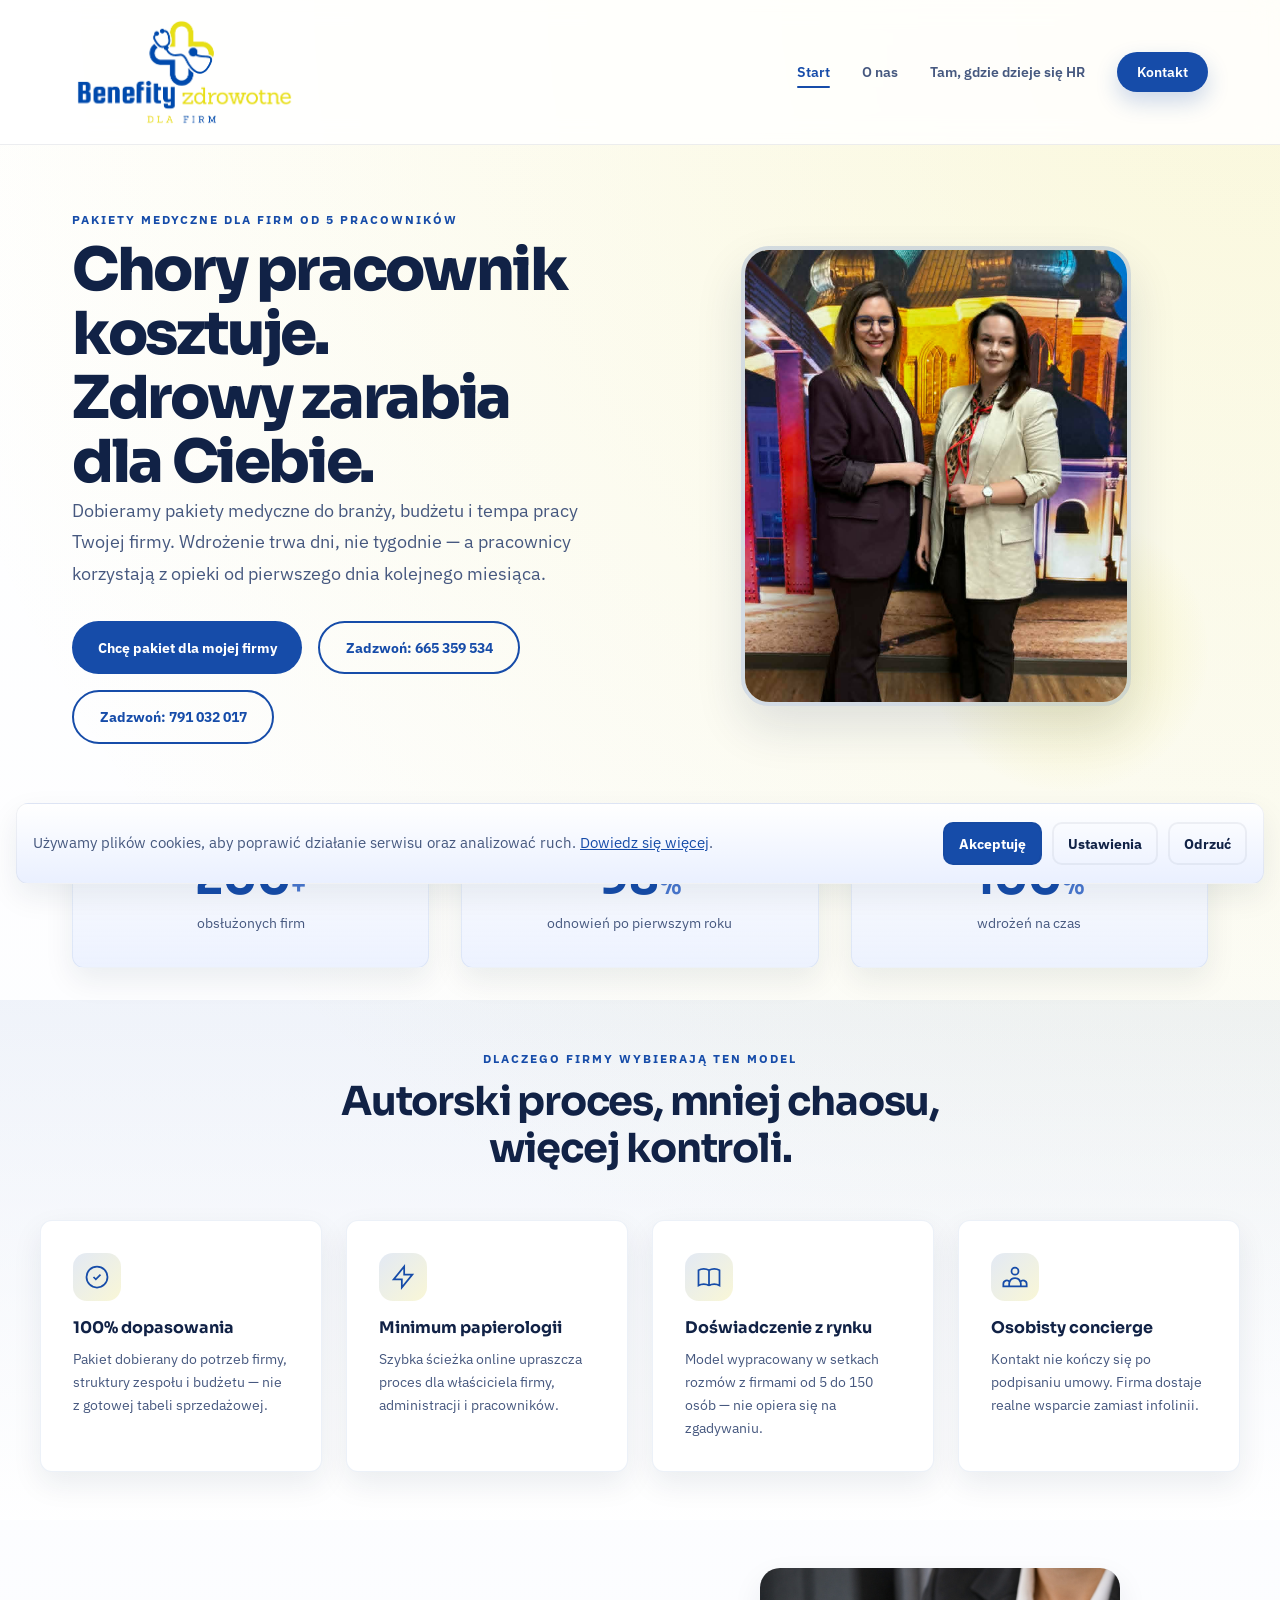
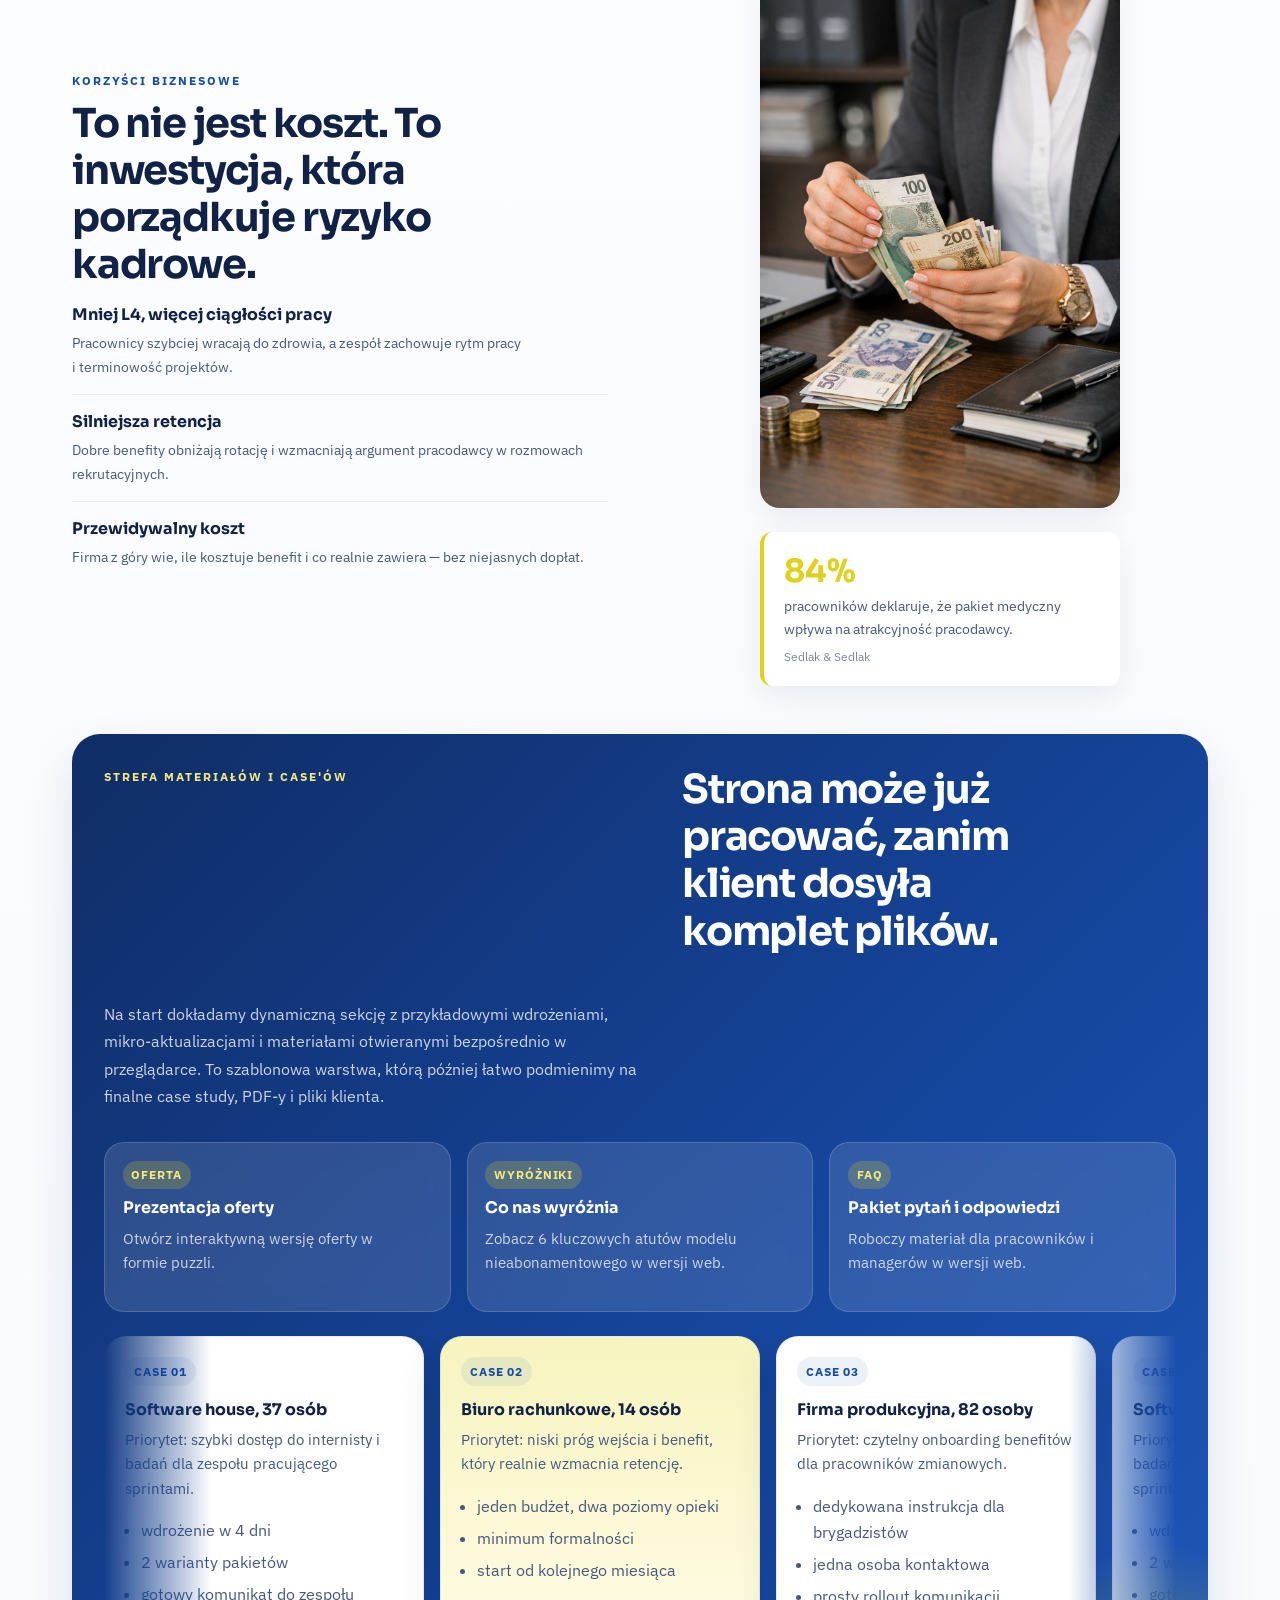
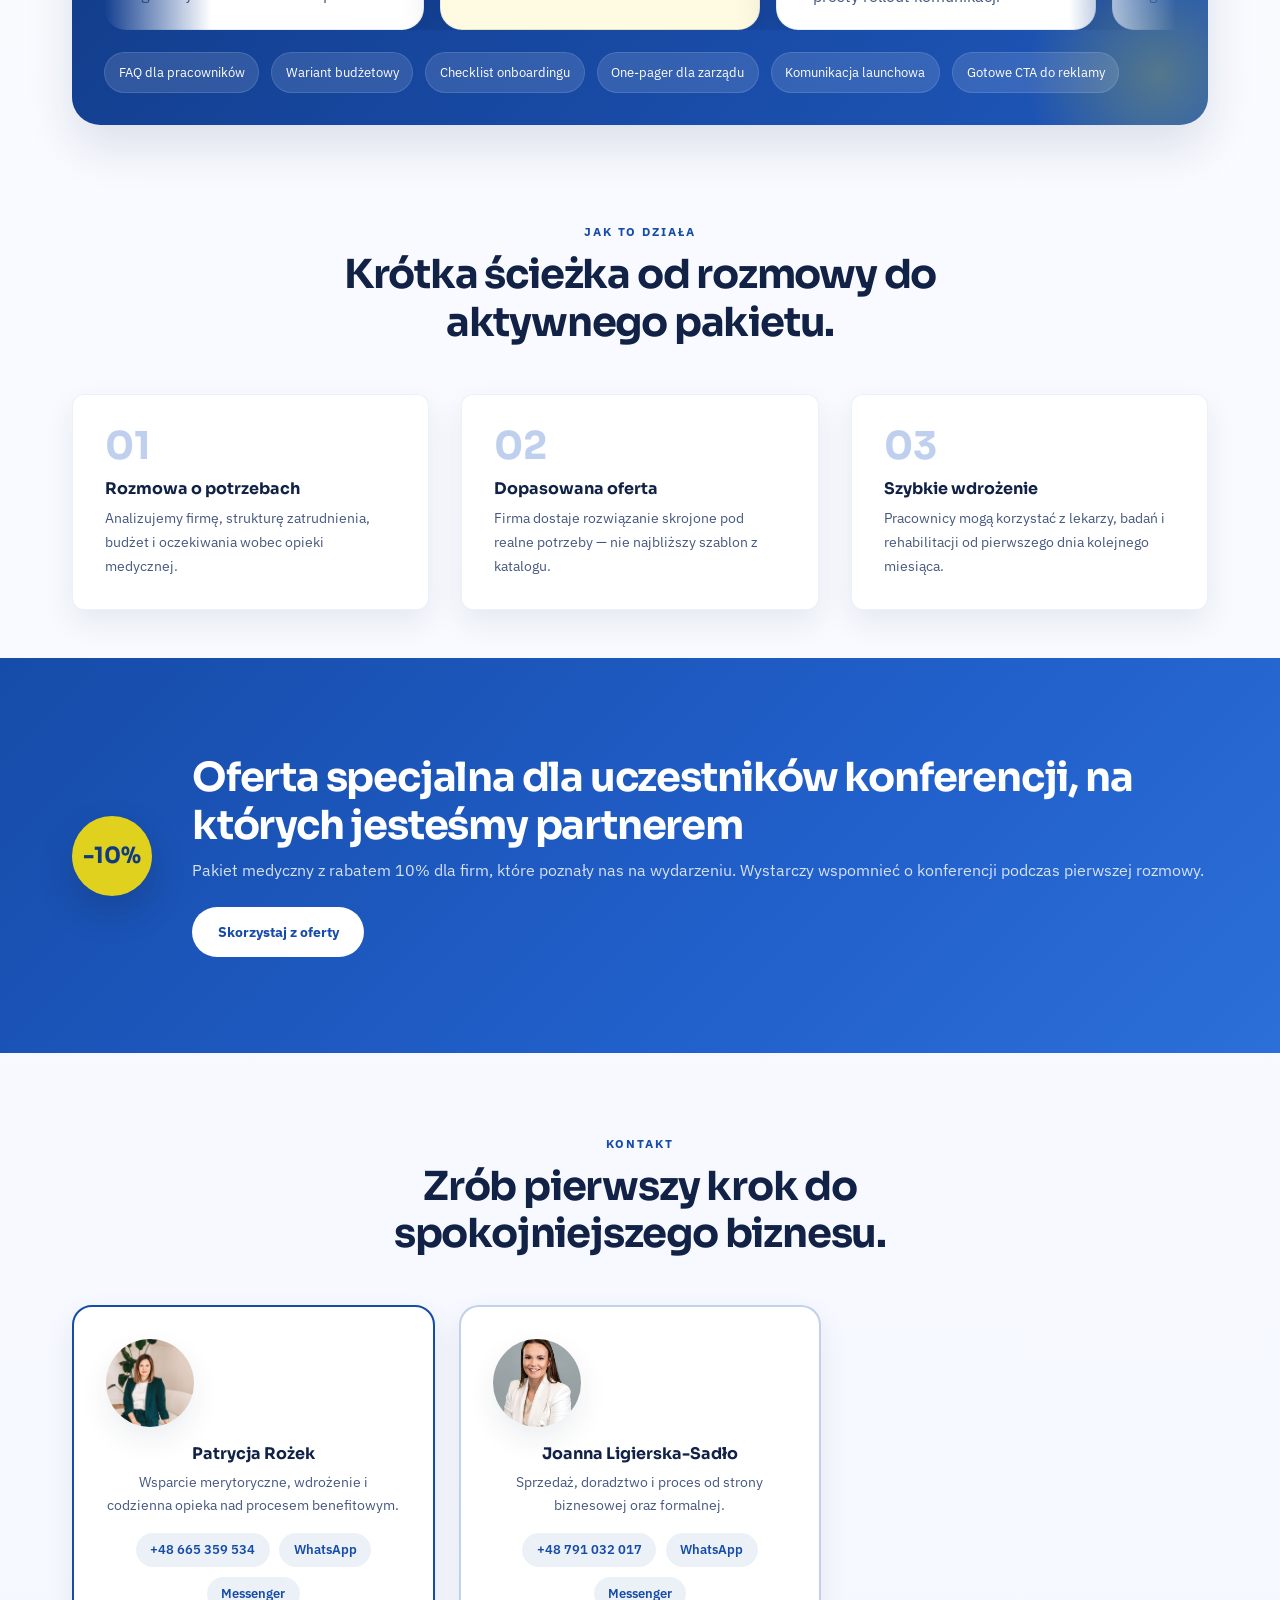
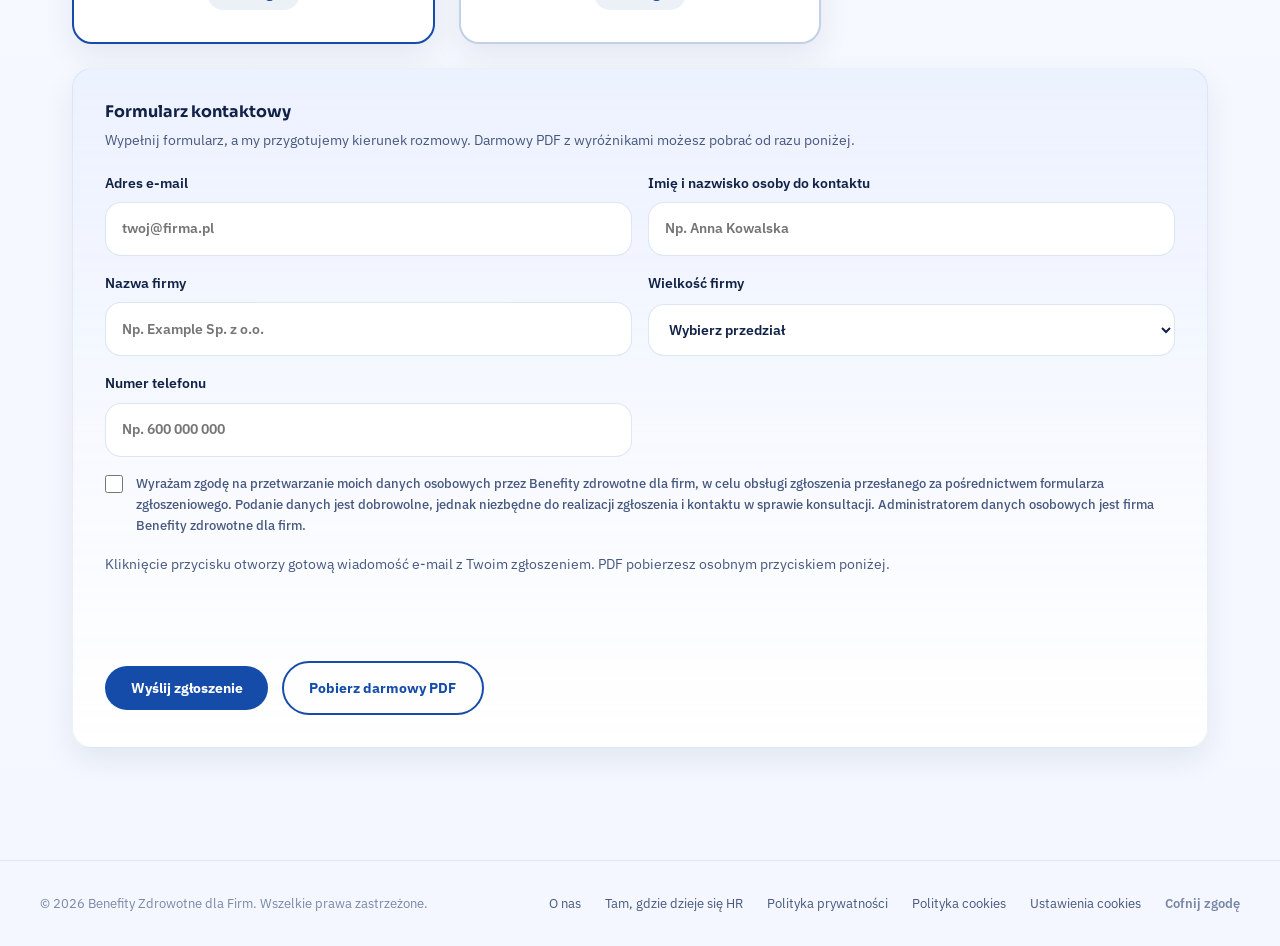
<file: index.html>
﻿<!doctype html>
<html lang="pl">
<head>
  <meta charset="utf-8">
  <meta name="viewport" content="width=device-width, initial-scale=1">
  <title>Benefity Zdrowotne dla Firm — Zdrowie to bezpieczeństwo</title>
  <meta name="description" content="Pakiety medyczne dla firm od 5 pracowników. Bez papierologii, z pełnym wsparciem wdrożeniowym. Ponad 200 obsłużonych firm i 98% odnowień.">
  <link rel="icon" href="assets/Projekt-bez-nazwy.png" type="image/png">
  <link rel="preconnect" href="https://fonts.googleapis.com">
  <link rel="preconnect" href="https://fonts.gstatic.com" crossorigin>
  <link href="https://fonts.googleapis.com/css2?family=Sora:wght@400;500;600;700;800&family=IBM+Plex+Sans:wght@400;500;600;700&display=swap" rel="stylesheet">
  <link rel="stylesheet" href="styles/main.css">
  <link rel="stylesheet" href="styles/cookie-consent.css">
</head>
<body>
  <a class="skip-link" href="#main-content">Przejdź do treści</a>

  <header class="site-header">
    <div class="header-inner">
      <a class="brand" href="index.html">
        <span class="logo-clip"><img src="assets/Projekt-bez-nazwy.png" alt="Benefity Zdrowotne dla Firm" width="459" height="232"></span>
      </a>
      <button class="nav-toggle" type="button" aria-expanded="false" aria-controls="site-nav" aria-label="Otwórz menu">
        <span></span><span></span><span></span>
      </button>
      <nav class="site-nav" id="site-nav">
        <a href="index.html" class="active">Start</a>
        <a href="pages/o-nas.html">O nas</a>
        <a href="pages/tam-gdzie-dzieje-sie-hr.html">Tam, gdzie dzieje się HR</a>
        <a class="nav-cta" href="#kontakt">Kontakt</a>
      </nav>
    </div>
  </header>

  <main id="main-content">
    <section class="hero">
      <div class="hero-content reveal">
        <p class="overline">Pakiety medyczne dla firm od 5 pracowników</p>
        <h1>Chory pracownik kosztuje.<br>Zdrowy zarabia dla&nbsp;Ciebie.</h1>
        <p class="hero-lead">Dobieramy pakiety medyczne do branży, budżetu i tempa pracy Twojej firmy. Wdrożenie trwa dni, nie tygodnie — a pracownicy korzystają z opieki od pierwszego dnia kolejnego miesiąca.</p>
        <div class="hero-actions">
          <a class="btn btn-primary" href="#formularz">Chcę pakiet dla mojej firmy</a>
          <a class="btn btn-outline" href="tel:+48665359534">Zadzwoń: 665 359 534</a>
          <a class="btn btn-outline" href="tel:+48791032017">Zadzwoń: 791 032 017</a>
        </div>
      </div>
      <div class="hero-visual reveal reveal-delay-1">
        <div class="hero-images hero-images--single">
          <img src="assets/photo_together.jpeg" alt="Patrycja Rożek i Joanna Ligierska-Sadło" class="hero-img-single">
        </div>
      </div>
    </section>

    <section class="metrics reveal">
      <div class="metrics-grid">
        <div class="metric"><span class="metric-value" data-count="200">0</span><span class="metric-plus">+</span><p>obsłużonych firm</p></div>
        <div class="metric"><span class="metric-value" data-count="98">0</span><span class="metric-plus">%</span><p>odnowień po pierwszym roku</p></div>
        <div class="metric"><span class="metric-value" data-count="100">0</span><span class="metric-plus">%</span><p>wdrożeń na czas</p></div>
      </div>
    </section>

    <section class="section section--surface reveal">
      <div class="section-header">
        <p class="overline">Dlaczego firmy wybierają ten model</p>
        <h2>Autorski proces, mniej chaosu, więcej kontroli.</h2>
      </div>
      <div class="cards cards-4">
        <article class="card">
          <div class="card-icon"><svg width="28" height="28" viewBox="0 0 24 24" fill="none" stroke="currentColor" stroke-width="1.5"><path d="M9 12l2 2 4-4m6 2a9 9 0 11-18 0 9 9 0 0118 0z"/></svg></div>
          <h3>100% dopasowania</h3>
          <p>Pakiet dobierany do potrzeb firmy, struktury zespołu i budżetu — nie z gotowej tabeli sprzedażowej.</p>
        </article>
        <article class="card">
          <div class="card-icon"><svg width="28" height="28" viewBox="0 0 24 24" fill="none" stroke="currentColor" stroke-width="1.5"><path d="M13 10V3L4 14h7v7l9-11h-7z"/></svg></div>
          <h3>Minimum papierologii</h3>
          <p>Szybka ścieżka online upraszcza proces dla właściciela firmy, administracji i pracowników.</p>
        </article>
        <article class="card">
          <div class="card-icon"><svg width="28" height="28" viewBox="0 0 24 24" fill="none" stroke="currentColor" stroke-width="1.5"><path d="M12 6.253v13m0-13C10.832 5.477 9.246 5 7.5 5S4.168 5.477 3 6.253v13C4.168 18.477 5.754 18 7.5 18s3.332.477 4.5 1.253m0-13C13.168 5.477 14.754 5 16.5 5c1.747 0 3.332.477 4.5 1.253v13C19.832 18.477 18.247 18 16.5 18c-1.746 0-3.332.477-4.5 1.253"/></svg></div>
          <h3>Doświadczenie z rynku</h3>
          <p>Model wypracowany w setkach rozmów z firmami od 5 do 150 osób — nie opiera się na zgadywaniu.</p>
        </article>
        <article class="card">
          <div class="card-icon"><svg width="28" height="28" viewBox="0 0 24 24" fill="none" stroke="currentColor" stroke-width="1.5"><path d="M17 20h5v-2a3 3 0 00-5.356-1.857M17 20H7m10 0v-2c0-.656-.126-1.283-.356-1.857M7 20H2v-2a3 3 0 015.356-1.857M7 20v-2c0-.656.126-1.283.356-1.857m0 0a5.002 5.002 0 019.288 0M15 7a3 3 0 11-6 0 3 3 0 016 0z"/></svg></div>
          <h3>Osobisty concierge</h3>
          <p>Kontakt nie kończy się po podpisaniu umowy. Firma dostaje realne wsparcie zamiast infolinii.</p>
        </article>
      </div>
    </section>

    <section class="section benefits reveal">
      <div class="benefits-layout">
        <div class="benefits-copy">
          <p class="overline">Korzyści biznesowe</p>
          <h2>To nie jest koszt. To inwestycja, która porządkuje ryzyko kadrowe.</h2>
          <div class="benefits-list">
            <article><h3>Mniej L4, więcej ciągłości pracy</h3><p>Pracownicy szybciej wracają do zdrowia, a zespół zachowuje rytm pracy<br>i terminowość projektów.</p></article>
            <article><h3>Silniejsza retencja</h3><p>Dobre benefity obniżają rotację i wzmacniają argument pracodawcy w rozmowach rekrutacyjnych.</p></article>
            <article><h3>Przewidywalny koszt</h3><p>Firma z góry wie, ile kosztuje benefit i co realnie zawiera — bez niejasnych dopłat.</p></article>
          </div>
        </div>
        <div class="benefits-visual">
          <img src="assets/counting_money_women.png" alt="Korzyści finansowe dla firmy" loading="lazy">
          <div class="stat-badge"><strong>84%</strong> pracowników deklaruje, że pakiet medyczny wpływa na atrakcyjność pracodawcy. <cite>Sedlak &amp; Sedlak</cite></div>
        </div>
      </div>
    </section>

    <section class="section living-section reveal" id="materialy" aria-labelledby="living-section-title">
      <div class="living-shell">
        <div class="living-copy">
          <p class="overline">Strefa materiałów i case'ów</p>
          <h2 id="living-section-title">Strona może już pracować, zanim klient dosyła komplet plików.</h2>
          <p class="living-lead">Na start dokładamy dynamiczną sekcję z przykładowymi wdrożeniami, mikro-aktualizacjami i materiałami otwieranymi bezpośrednio w przeglądarce. To szablonowa warstwa, którą później łatwo podmienimy na finalne case study, PDF-y i pliki klienta.</p>
          <div class="download-grid">
            <a class="download-card" href="pages/prezentacja-oferty.html">
              <span class="download-kicker">Oferta</span>
              <strong>Prezentacja oferty</strong>
              <span>Otwórz interaktywną wersję oferty w formie puzzli.</span>
            </a>
            <a class="download-card" href="pages/co-nas-wyroznia.html">
              <span class="download-kicker">Wyróżniki</span>
              <strong>Co nas wyróżnia</strong>
              <span>Zobacz 6 kluczowych atutów modelu nieabonamentowego w wersji web.</span>
            </a>
            <a class="download-card" href="pages/faq-benefitowe.html">
              <span class="download-kicker">FAQ</span>
              <strong>Pakiet pytań i odpowiedzi</strong>
              <span>Roboczy materiał dla pracowników i managerów w wersji web.</span>
            </a>
          </div>
        </div>
        <div class="case-marquee" aria-label="Przykładowe case study klientów">
          <div class="case-track">
            <article class="case-card">
              <span class="case-type">Case 01</span>
              <h3>Software house, 37 osób</h3>
              <p>Priorytet: szybki dostęp do internisty i badań dla zespołu pracującego sprintami.</p>
              <ul>
                <li>wdrożenie w 4 dni</li>
                <li>2 warianty pakietów</li>
                <li>gotowy komunikat do zespołu</li>
              </ul>
            </article>
            <article class="case-card case-card--accent">
              <span class="case-type">Case 02</span>
              <h3>Biuro rachunkowe, 14 osób</h3>
              <p>Priorytet: niski próg wejścia i benefit, który realnie wzmacnia retencję.</p>
              <ul>
                <li>jeden budżet, dwa poziomy opieki</li>
                <li>minimum formalności</li>
                <li>start od kolejnego miesiąca</li>
              </ul>
            </article>
            <article class="case-card">
              <span class="case-type">Case 03</span>
              <h3>Firma produkcyjna, 82 osoby</h3>
              <p>Priorytet: czytelny onboarding benefitów dla pracowników zmianowych.</p>
              <ul>
                <li>dedykowana instrukcja dla brygadzistów</li>
                <li>jedna osoba kontaktowa</li>
                <li>prosty rollout komunikacji</li>
              </ul>
            </article>
            <article class="case-card">
              <span class="case-type">Case 01</span>
              <h3>Software house, 37 osób</h3>
              <p>Priorytet: szybki dostęp do internisty i badań dla zespołu pracującego sprintami.</p>
              <ul>
                <li>wdrożenie w 4 dni</li>
                <li>2 warianty pakietów</li>
                <li>gotowy komunikat do zespołu</li>
              </ul>
            </article>
            <article class="case-card case-card--accent">
              <span class="case-type">Case 02</span>
              <h3>Biuro rachunkowe, 14 osób</h3>
              <p>Priorytet: niski próg wejścia i benefit, który realnie wzmacnia retencję.</p>
              <ul>
                <li>jeden budżet, dwa poziomy opieki</li>
                <li>minimum formalności</li>
                <li>start od kolejnego miesiąca</li>
              </ul>
            </article>
            <article class="case-card">
              <span class="case-type">Case 03</span>
              <h3>Firma produkcyjna, 82 osoby</h3>
              <p>Priorytet: czytelny onboarding benefitów dla pracowników zmianowych.</p>
              <ul>
                <li>dedykowana instrukcja dla brygadzistów</li>
                <li>jedna osoba kontaktowa</li>
                <li>prosty rollout komunikacji</li>
              </ul>
            </article>
          </div>
        </div>
        <div class="micro-badges" aria-label="Przykładowe aktualizacje i dodatki">
          <span>FAQ dla pracowników</span>
          <span>Wariant budżetowy</span>
          <span>Checklist onboardingu</span>
          <span>One-pager dla zarządu</span>
          <span>Komunikacja launchowa</span>
          <span>Gotowe CTA do reklamy</span>
        </div>
      </div>
    </section>

    </section>

    <section class="section process reveal">
      <div class="section-header">
        <p class="overline">Jak to działa</p>
        <h2>Krótka ścieżka od rozmowy do aktywnego pakietu.</h2>
      </div>
      <div class="steps">
        <article class="step"><span class="step-num">01</span><h3>Rozmowa o potrzebach</h3><p>Analizujemy firmę, strukturę zatrudnienia, budżet i oczekiwania wobec opieki medycznej.</p></article>
        <article class="step"><span class="step-num">02</span><h3>Dopasowana oferta</h3><p>Firma dostaje rozwiązanie skrojone pod realne potrzeby — nie najbliższy szablon z katalogu.</p></article>
        <article class="step"><span class="step-num">03</span><h3>Szybkie wdrożenie</h3><p>Pracownicy mogą korzystać z lekarzy, badań i rehabilitacji od pierwszego dnia kolejnego miesiąca.</p></article>
      </div>
    </section>

    <section class="section promo reveal">
      <div class="promo-inner">
        <div class="promo-badge">-10%</div>
        <div class="promo-copy">
          <h2>Oferta specjalna dla uczestników konferencji, na których jesteśmy partnerem</h2>
          <p>Pakiet medyczny z rabatem 10% dla firm, które poznały nas na wydarzeniu. Wystarczy wspomnieć o konferencji podczas pierwszej rozmowy.</p>
          <a class="btn btn-primary" href="mailto:benefityzdrowotne@gmail.com?subject=Konferencja partnerska — oferta specjalna">Skorzystaj z oferty</a>
        </div>
      </div>
    </section>

    <section class="section contact" id="kontakt">
      <div class="section-header reveal">
        <p class="overline">Kontakt</p>
        <h2>Zrób pierwszy krok do spokojniejszego biznesu.</h2>
      </div>
      <div class="contact-grid reveal">
        <article class="contact-card contact-card--highlight">
          <img src="assets/patrycja-1-768x1152.jpg" alt="Patrycja Rożek" loading="lazy" class="contact-avatar">
          <h3>Patrycja Rożek</h3>
          <p>Wsparcie merytoryczne, wdrożenie i codzienna opieka nad procesem benefitowym.</p>
          <div class="contact-links">
            <a href="tel:+48665359534">+48 665 359 534</a>
            <a href="https://wa.me/48665359534">WhatsApp</a>
            <a href="https://m.me/100070211612275">Messenger</a>
          </div>
        </article>
        <article class="contact-card contact-card--secondary">
          <img src="assets/0Z7A8146-682x1024.jpg" alt="Joanna Ligierska-Sadło" loading="lazy" class="contact-avatar">
          <h3>Joanna Ligierska-Sadło</h3>
          <p>Sprzedaż, doradztwo i proces od strony biznesowej oraz formalnej.</p>
          <div class="contact-links">
            <a href="tel:+48791032017">+48 791 032 017</a>
            <a href="https://wa.me/48791032017">WhatsApp</a>
            <a href="https://m.me/100078551106456">Messenger</a>
          </div>
        </article>
        <article class="contact-card contact-card--form" id="formularz">
          <h3>Formularz kontaktowy</h3>
          <p>Wypełnij formularz, a my przygotujemy kierunek rozmowy. Darmowy PDF z wyróżnikami możesz pobrać od razu poniżej.</p>
          <form class="lead-form" id="lead-form">
            <label>
              Adres e-mail
              <input type="email" name="email" placeholder="twoj@firma.pl" required>
            </label>
            <label>
              Imię i nazwisko osoby do kontaktu
              <input type="text" name="fullName" placeholder="Np. Anna Kowalska" required>
            </label>
            <label>
              Nazwa firmy
              <input type="text" name="company" placeholder="Np. Example Sp. z o.o." required>
            </label>
            <label>
              Wielkość firmy
              <select name="companySize" required>
                <option value="" selected disabled>Wybierz przedział</option>
                <option value="do 50 osób">do 50 osób</option>
                <option value="51-100 osób">51-100 osób</option>
                <option value="101-200 osób">101-200 osób</option>
                <option value="powyżej 200 osób">powyżej 200 osób</option>
              </select>
            </label>
            <label>
              Numer telefonu
              <input type="tel" name="phone" placeholder="Np. 600 000 000" required>
            </label>
            <label class="lead-consent field--full">
              <input type="checkbox" name="consent" required>
              <span>Wyrażam zgodę na przetwarzanie moich danych osobowych przez Benefity zdrowotne dla firm, w celu obsługi zgłoszenia przesłanego za pośrednictwem formularza zgłoszeniowego. Podanie danych jest dobrowolne, jednak niezbędne do realizacji zgłoszenia i kontaktu w sprawie konsultacji. Administratorem danych osobowych jest firma Benefity zdrowotne dla firm.</span>
            </label>
            <p class="lead-form-note field--full">Kliknięcie przycisku otworzy gotową wiadomość e-mail z Twoim zgłoszeniem. PDF pobierzesz osobnym przyciskiem poniżej.</p>
            <p class="lead-form-feedback field--full" aria-live="polite"></p>
            <div class="lead-form-actions field--full">
              <button class="btn btn-primary" type="submit">Wyślij zgłoszenie</button>
              <a class="btn btn-outline" href="downloads/darmowy-pdf-wyrozniki.pdf" download>Pobierz darmowy PDF</a>
            </div>
          </form>
        </article>
      </div>
    </section>
  </main>

      <footer class="site-footer">
    <div class="footer-inner">
      <p>&copy; 2026 Benefity Zdrowotne dla Firm. Wszelkie prawa zastrzeżone.</p>
      <nav>
        <a href="pages/o-nas.html">O nas</a>
        <a href="pages/tam-gdzie-dzieje-sie-hr.html">Tam, gdzie dzieje się HR</a>
        <a href="pages/polityka-prywatnosci.html">Polityka prywatności</a>
        <a href="pages/polityka-cookies.html">Polityka cookies</a>
        <a href="#" id="bzdf-change-settings">Ustawienia cookies</a>
        <a href="#" id="bzdf-revoke-consent">Cofnij zgodę</a>
      </nav>
    </div>
  </footer>

  <script src="js/cookie-consent.js"></script>
  <script src="js/main.js"></script>
</body>
</html>
</file>
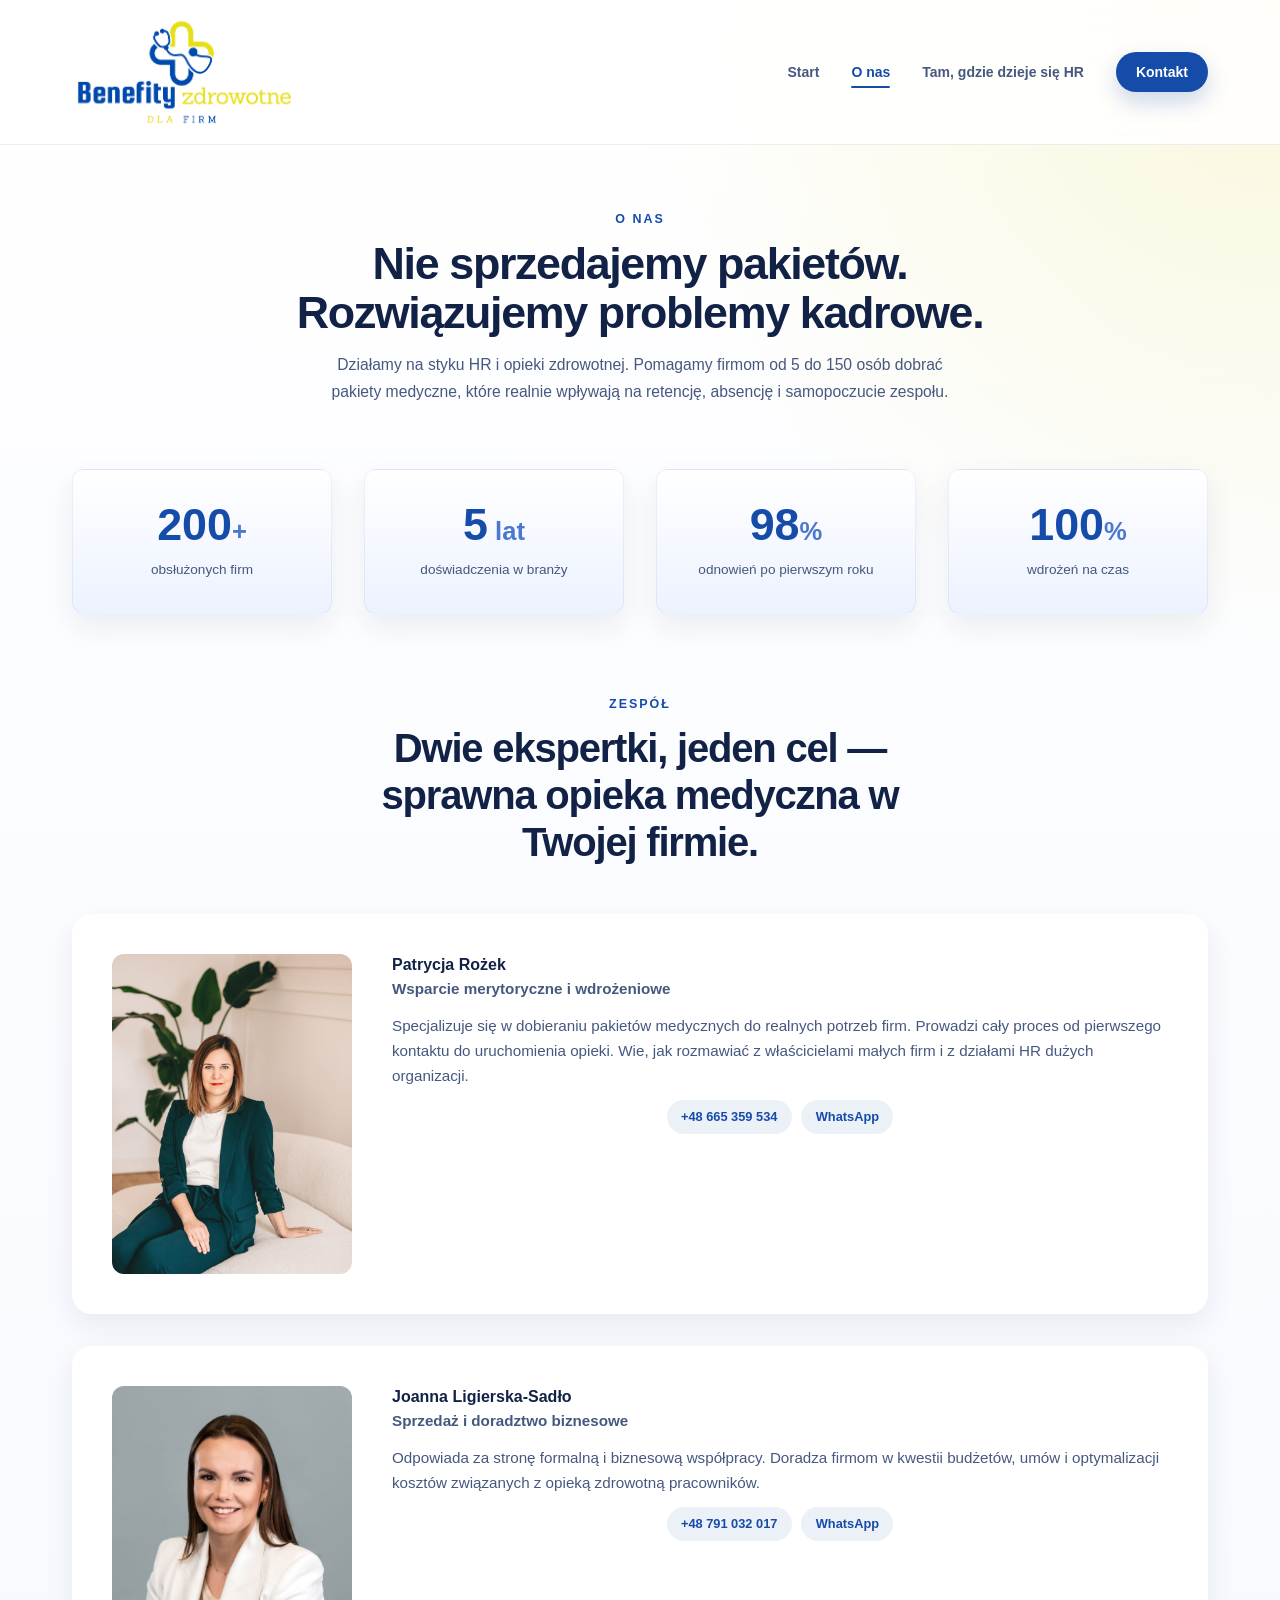
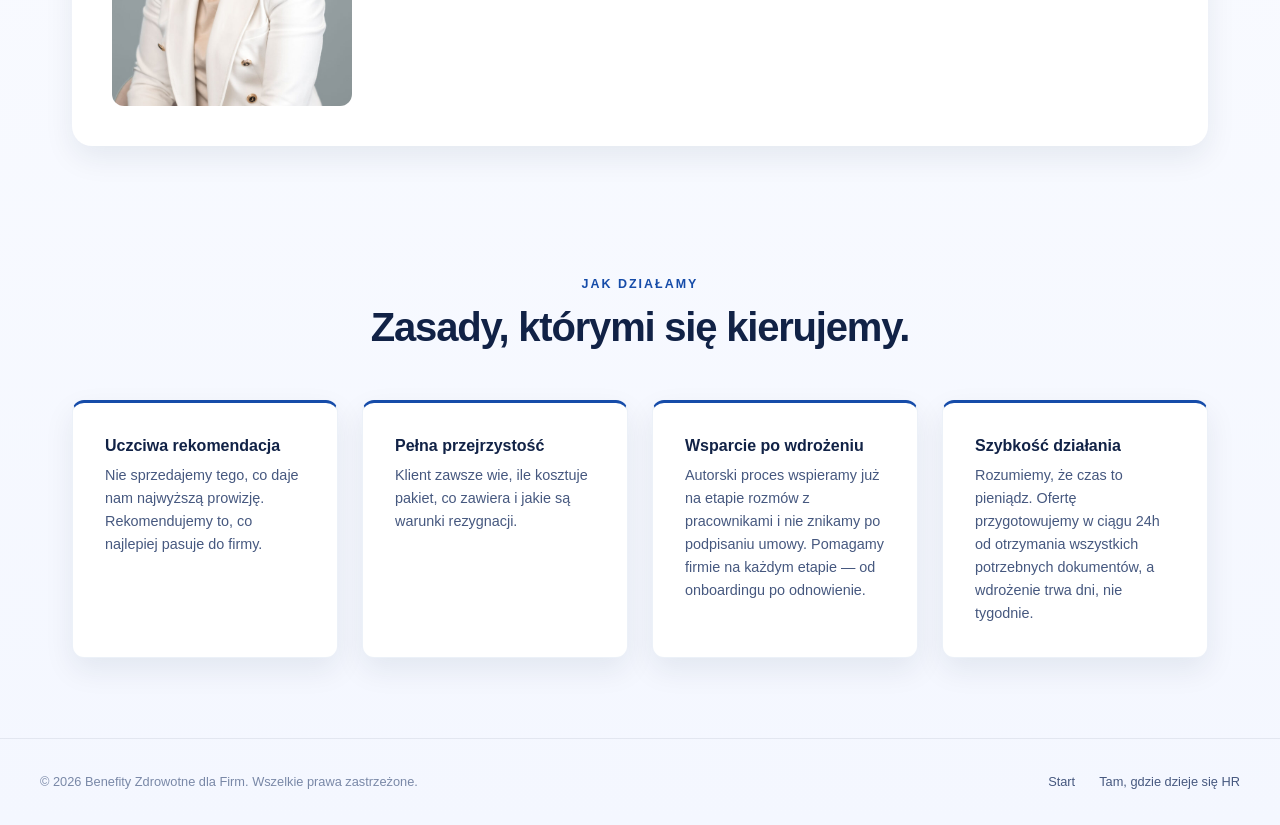
<file: o-nas.html>
<!doctype html>
<html lang="pl">
<head>
  <meta charset="utf-8">
  <meta name="viewport" content="width=device-width, initial-scale=1">
  <title>O nas — Benefity Zdrowotne dla Firm</title>
  <meta name="description" content="Poznaj zespół Benefity Zdrowotne dla Firm. Patrycja Rożek i Joanna Ligierska-Sadło — ekspertki ds. pakietów medycznych dla firm.">
  <link rel="icon" href="assets/Projekt-bez-nazwy.png" type="image/png">
  <link rel="preconnect" href="https://fonts.googleapis.com">
  <link rel="preconnect" href="https://fonts.gstatic.com" crossorigin>
  <link href="https://fonts.googleapis.com/css2?family=Fraunces:opsz,wght@9..144,500;9..144,600;9..144,700&family=Manrope:wght@400;500;600;700;800&display=swap" rel="stylesheet">
  <link rel="stylesheet" href="styles.css">
</head>
<body>

  <header class="site-header">
    <div class="header-inner">
      <a class="brand" href="index.html">
        <span class="logo-clip"><img src="assets/Projekt-bez-nazwy.png" alt="Benefity Zdrowotne dla Firm" width="90" height="90"></span>
      </a>
      <button class="nav-toggle" type="button" aria-expanded="false" aria-controls="site-nav" aria-label="Otwórz menu">
        <span></span><span></span><span></span>
      </button>
      <nav class="site-nav" id="site-nav">
        <a href="index.html">Start</a>
        <a href="o-nas.html" class="active">O nas</a>
        <a href="tam-gdzie-dzieje-sie-hr.html">Tam, gdzie dzieje się HR</a>
        <a class="nav-cta" href="index.html#kontakt">Kontakt</a>
      </nav>
    </div>
  </header>

  <main>
    <section class="page-hero reveal">
      <p class="overline">O nas</p>
      <h1>Nie sprzedajemy pakietów.<br>Rozwiązujemy problemy kadrowe.</h1>
      <p class="hero-lead">Działamy na styku HR i opieki zdrowotnej. Pomagamy firmom od 5 do 150 osób dobrać pakiety medyczne, które realnie wpływają na retencję, absencję i samopoczucie zespołu.</p>
    </section>

    <section class="metrics reveal">
      <div class="metrics-grid">
        <div class="metric"><span class="metric-value" data-count="200">0</span><span class="metric-plus">+</span><p>obsłużonych firm</p></div>
        <div class="metric"><span class="metric-value" data-count="5">0</span><span class="metric-plus"> lat</span><p>doświadczenia w branży</p></div>
        <div class="metric"><span class="metric-value" data-count="98">0</span><span class="metric-plus">%</span><p>odnowień po pierwszym roku</p></div>
        <div class="metric"><span class="metric-value" data-count="100">0</span><span class="metric-plus">%</span><p>wdrożeń na czas</p></div>
      </div>
    </section>

    <section class="section founders reveal">
      <div class="section-header">
        <p class="overline">Zespół</p>
        <h2>Dwie ekspertki, jeden cel — sprawna opieka medyczna w Twojej firmie.</h2>
      </div>

      <article class="founder-card">
        <img src="assets/patrycja-1-768x1152.jpg" alt="Patrycja Rożek" loading="lazy">
        <div>
          <h3>Patrycja Rożek</h3>
          <p class="founder-role">Wsparcie merytoryczne i wdrożeniowe</p>
          <p>Specjalizuje się w dobieraniu pakietów medycznych do realnych potrzeb firm. Prowadzi cały proces od pierwszego kontaktu do uruchomienia opieki. Wie, jak rozmawiać z właścicielami małych firm i z działami HR dużych organizacji.</p>
          <div class="contact-links">
            <a href="tel:+48665359534">+48 665 359 534</a>
            <a href="https://wa.me/48665359534">WhatsApp</a>
          </div>
        </div>
      </article>

      <article class="founder-card">
        <img src="assets/0Z7A8146-682x1024.jpg" alt="Joanna Ligierska-Sadło" loading="lazy">
        <div>
          <h3>Joanna Ligierska-Sadło</h3>
          <p class="founder-role">Sprzedaż i doradztwo biznesowe</p>
          <p>Odpowiada za stronę formalną i biznesową współpracy. Doradza firmom w kwestii budżetów, umów i optymalizacji kosztów związanych z opieką zdrowotną pracowników.</p>
          <div class="contact-links">
            <a href="tel:+48791032017">+48 791 032 017</a>
            <a href="https://wa.me/48791032017">WhatsApp</a>
          </div>
        </div>
      </article>
    </section>

    <section class="section principles reveal">
      <div class="section-header">
        <p class="overline">Jak działamy</p>
        <h2>Zasady, którymi się kierujemy.</h2>
      </div>
      <div class="cards cards-4">
        <article class="card">
          <h3>Uczciwa rekomendacja</h3>
          <p>Nie sprzedajemy tego, co daje nam najwyższą prowizję. Rekomendujemy to, co najlepiej pasuje do firmy.</p>
        </article>
        <article class="card">
          <h3>Pełna przejrzystość</h3>
          <p>Klient zawsze wie, ile kosztuje pakiet, co zawiera i jakie są warunki rezygnacji.</p>
        </article>
        <article class="card">
          <h3>Wsparcie po wdrożeniu</h3>
          <p>Autorski proces wspieramy już na etapie rozmów z pracownikami i nie znikamy po podpisaniu umowy. Pomagamy firmie na każdym etapie — od onboardingu po odnowienie.</p>
        </article>
        <article class="card">
          <h3>Szybkość działania</h3>
          <p>Rozumiemy, że czas to pieniądz. Ofertę przygotowujemy w ciągu 24h od otrzymania wszystkich potrzebnych dokumentów, a wdrożenie trwa dni, nie tygodnie.</p>
        </article>
      </div>
    </section>
  </main>

  <footer class="site-footer">
    <div class="footer-inner">
      <p>&copy; 2026 Benefity Zdrowotne dla Firm. Wszelkie prawa zastrzeżone.</p>
      <nav><a href="index.html">Start</a><a href="tam-gdzie-dzieje-sie-hr.html">Tam, gdzie dzieje się HR</a></nav>
    </div>
  </footer>

  <script src="script.js"></script>
</body>
</html>
</file>
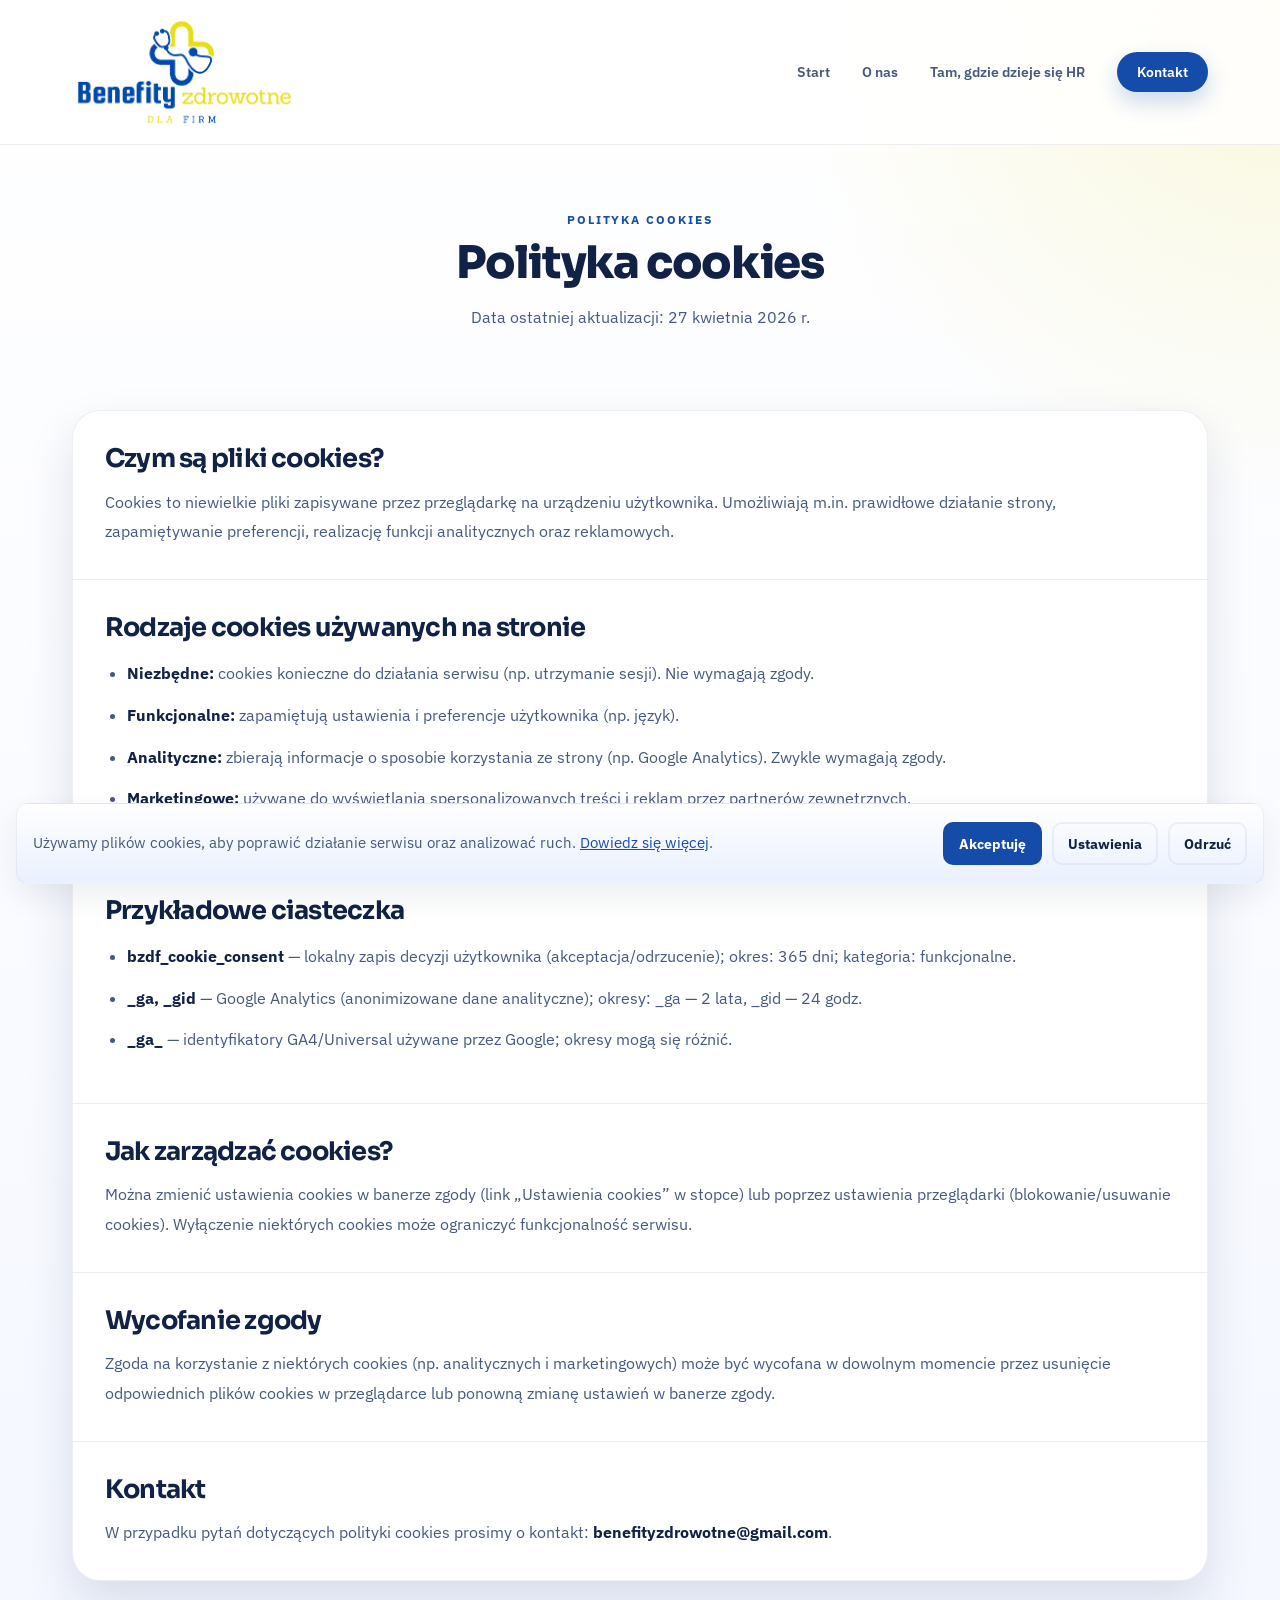
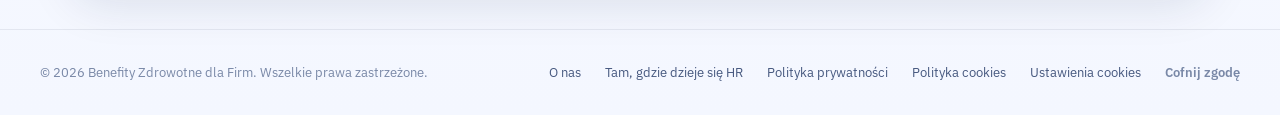
<file: polityka-cookies.html>
<!doctype html>
<html lang="pl">
<head>
  <meta charset="utf-8">
  <meta name="viewport" content="width=device-width, initial-scale=1">
  <title>Polityka cookies — Benefity Zdrowotne dla Firm</title>
  <meta name="description" content="Informacje o plikach cookies używanych w serwisie Benefity Zdrowotne dla Firm, instrukcja zarządzania i wycofania zgody.">
  <link rel="icon" href="assets/Projekt-bez-nazwy.png" type="image/png">
  <link rel="preconnect" href="https://fonts.googleapis.com">
  <link rel="preconnect" href="https://fonts.gstatic.com" crossorigin>
  <link href="https://fonts.googleapis.com/css2?family=Sora:wght@400;500;600;700;800&family=IBM+Plex+Sans:wght@400;500;600;700&display=swap" rel="stylesheet">
  <link rel="stylesheet" href="styles.css">
  <link rel="stylesheet" href="assets/cookie-consent.css">
</head>
  <body>
  <a class="skip-link" href="#main-content">Przejdź do treści</a>

  <header class="site-header">
    <div class="header-inner">
      <a class="brand" href="index.html">
        <span class="logo-clip"><img src="assets/Projekt-bez-nazwy.png" alt="Benefity Zdrowotne dla Firm" width="459" height="232"></span>
      </a>
      <button class="nav-toggle" type="button" aria-expanded="false" aria-controls="site-nav" aria-label="Otwórz menu">
        <span></span><span></span><span></span>
      </button>
      <nav class="site-nav" id="site-nav">
        <a href="index.html">Start</a>
        <a href="o-nas.html">O nas</a>
        <a href="tam-gdzie-dzieje-sie-hr.html">Tam, gdzie dzieje się HR</a>
        <a class="nav-cta" href="#kontakt">Kontakt</a>
      </nav>
    </div>
  </header>

  <main id="main-content">
    <section class="page-hero">
      <div class="section-header">
        <p class="overline">Polityka cookies</p>
        <h1>Polityka cookies</h1>
        <p class="hero-lead">Data ostatniej aktualizacji: 27 kwietnia 2026 r.</p>
      </div>
    </section>

    <div class="policy-content">
      <article class="policy-card">
        <section class="section">
          <h2>Czym są pliki cookies?</h2>
      <p>Cookies to niewielkie pliki zapisywane przez przeglądarkę na urządzeniu użytkownika. Umożliwiają m.in. prawidłowe działanie strony, zapamiętywanie preferencji, realizację funkcji analitycznych oraz reklamowych.</p>
    </section>

    <section class="section">
      <h2>Rodzaje cookies używanych na stronie</h2>
      <ul>
        <li><strong>Niezbędne:</strong> cookies konieczne do działania serwisu (np. utrzymanie sesji). Nie wymagają zgody.</li>
        <li><strong>Funkcjonalne:</strong> zapamiętują ustawienia i preferencje użytkownika (np. język).</li>
        <li><strong>Analityczne:</strong> zbierają informacje o sposobie korzystania ze strony (np. Google Analytics). Zwykle wymagają zgody.</li>
        <li><strong>Marketingowe:</strong> używane do wyświetlania spersonalizowanych treści i reklam przez partnerów zewnętrznych.</li>
      </ul>
    </section>

    <section class="section">
      <h2>Przykładowe ciasteczka</h2>
      <ul>
        <li><strong>bzdf_cookie_consent</strong> — lokalny zapis decyzji użytkownika (akceptacja/odrzucenie); okres: 365 dni; kategoria: funkcjonalne.</li>
        <li><strong>_ga, _gid</strong> — Google Analytics (anonimizowane dane analityczne); okresy: _ga — 2 lata, _gid — 24 godz.</li>
        <li><strong>_ga_<id></strong> — identyfikatory GA4/Universal używane przez Google; okresy mogą się różnić.</li>
      </ul>
    </section>

    <section class="section">
      <h2>Jak zarządzać cookies?</h2>
      <p>Można zmienić ustawienia cookies w banerze zgody (link „Ustawienia cookies” w stopce) lub poprzez ustawienia przeglądarki (blokowanie/usuwanie cookies). Wyłączenie niektórych cookies może ograniczyć funkcjonalność serwisu.</p>
    </section>

    <section class="section">
      <h2>Wycofanie zgody</h2>
      <p>Zgoda na korzystanie z niektórych cookies (np. analitycznych i marketingowych) może być wycofana w dowolnym momencie przez usunięcie odpowiednich plików cookies w przeglądarce lub ponowną zmianę ustawień w banerze zgody.</p>
    </section>

    <section class="section">
      <h2>Kontakt</h2>
      <p>W przypadku pytań dotyczących polityki cookies prosimy o kontakt: <strong>benefityzdrowotne@gmail.com</strong>.</p>
    </section>
      </article>
    </div>
  </main>

  <footer class="site-footer">
    <div class="footer-inner">
      <p>&copy; 2026 Benefity Zdrowotne dla Firm. Wszelkie prawa zastrzeżone.</p>
      <nav>
        <a href="o-nas.html">O nas</a>
        <a href="tam-gdzie-dzieje-sie-hr.html">Tam, gdzie dzieje się HR</a>
        <a href="polityka-prywatnosci.html">Polityka prywatności</a>
        <a href="polityka-cookies.html">Polityka cookies</a>
        <a href="#" id="bzdf-change-settings">Ustawienia cookies</a>
        <a href="#" id="bzdf-revoke-consent">Cofnij zgodę</a>
      </nav>
    </div>
  </footer>

  <script src="assets/cookie-consent.js"></script>
  <script src="script.js"></script>
</body>
</html>
</file>
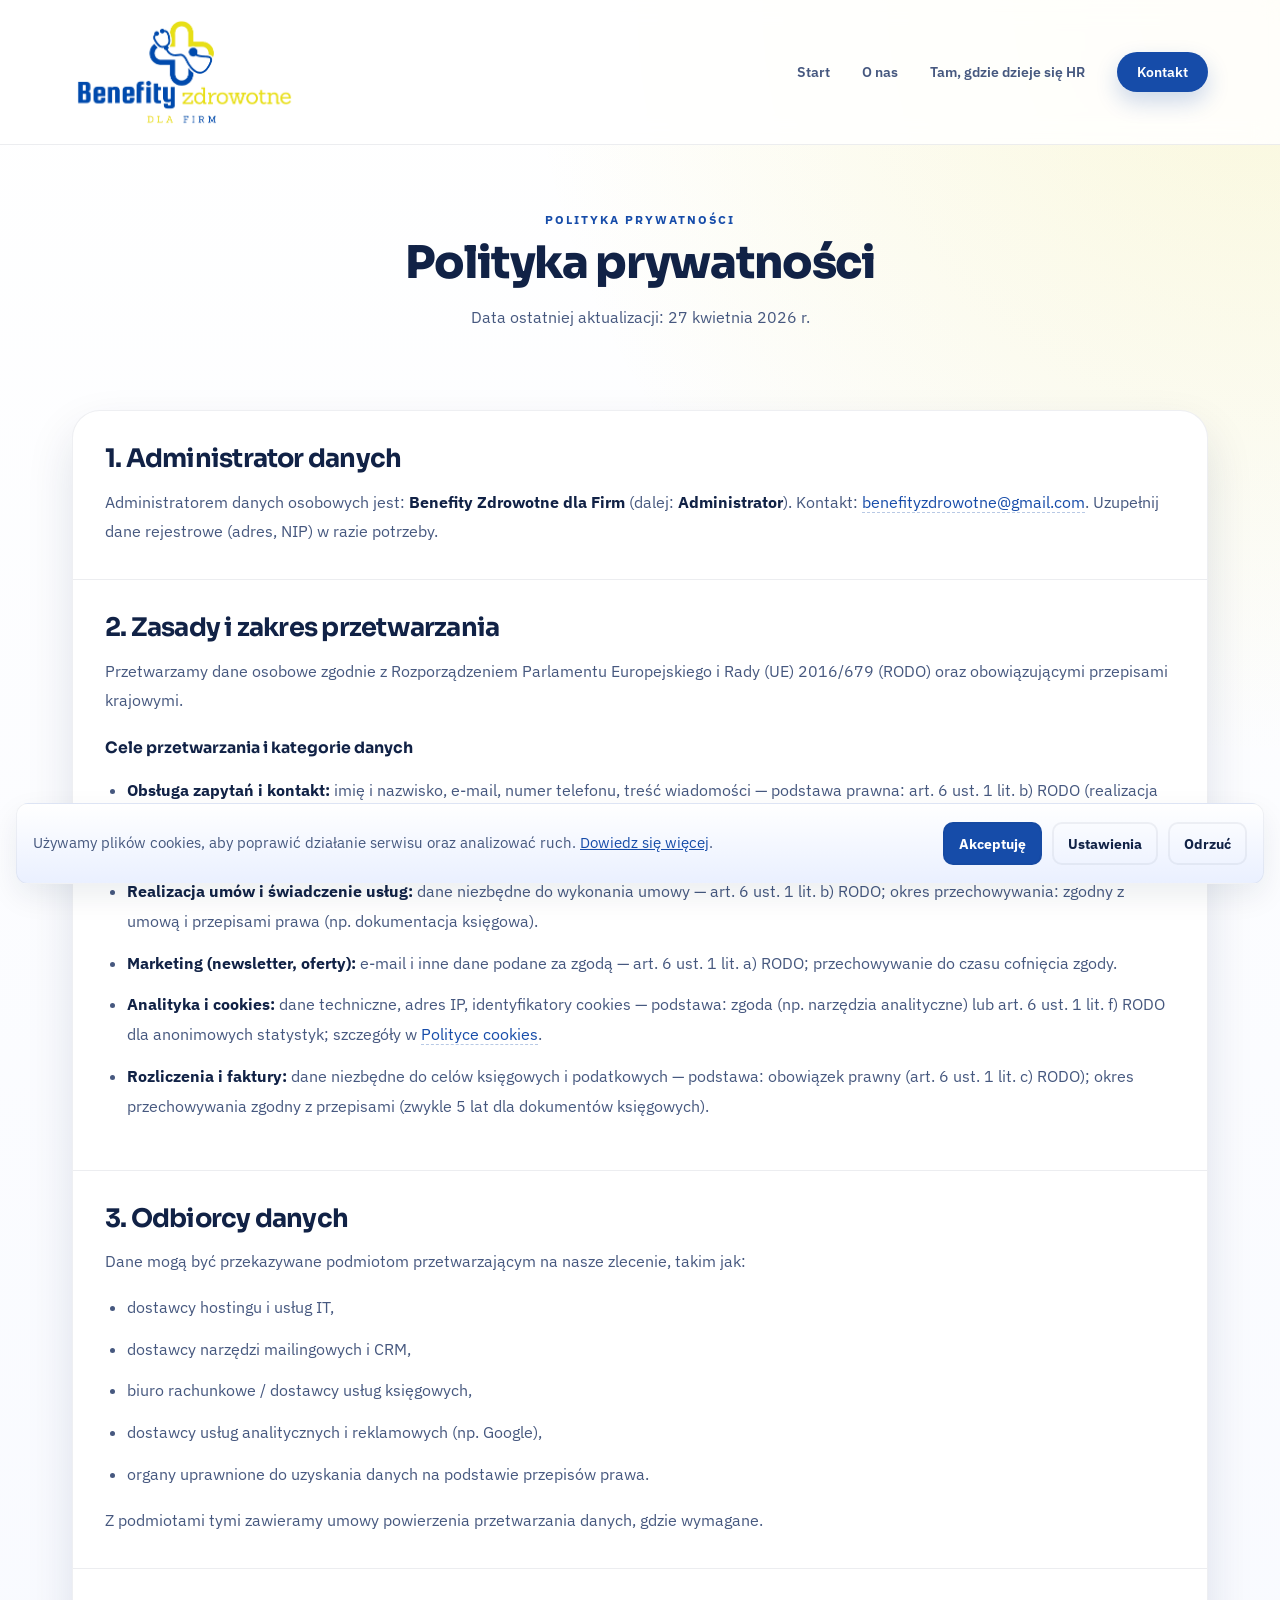
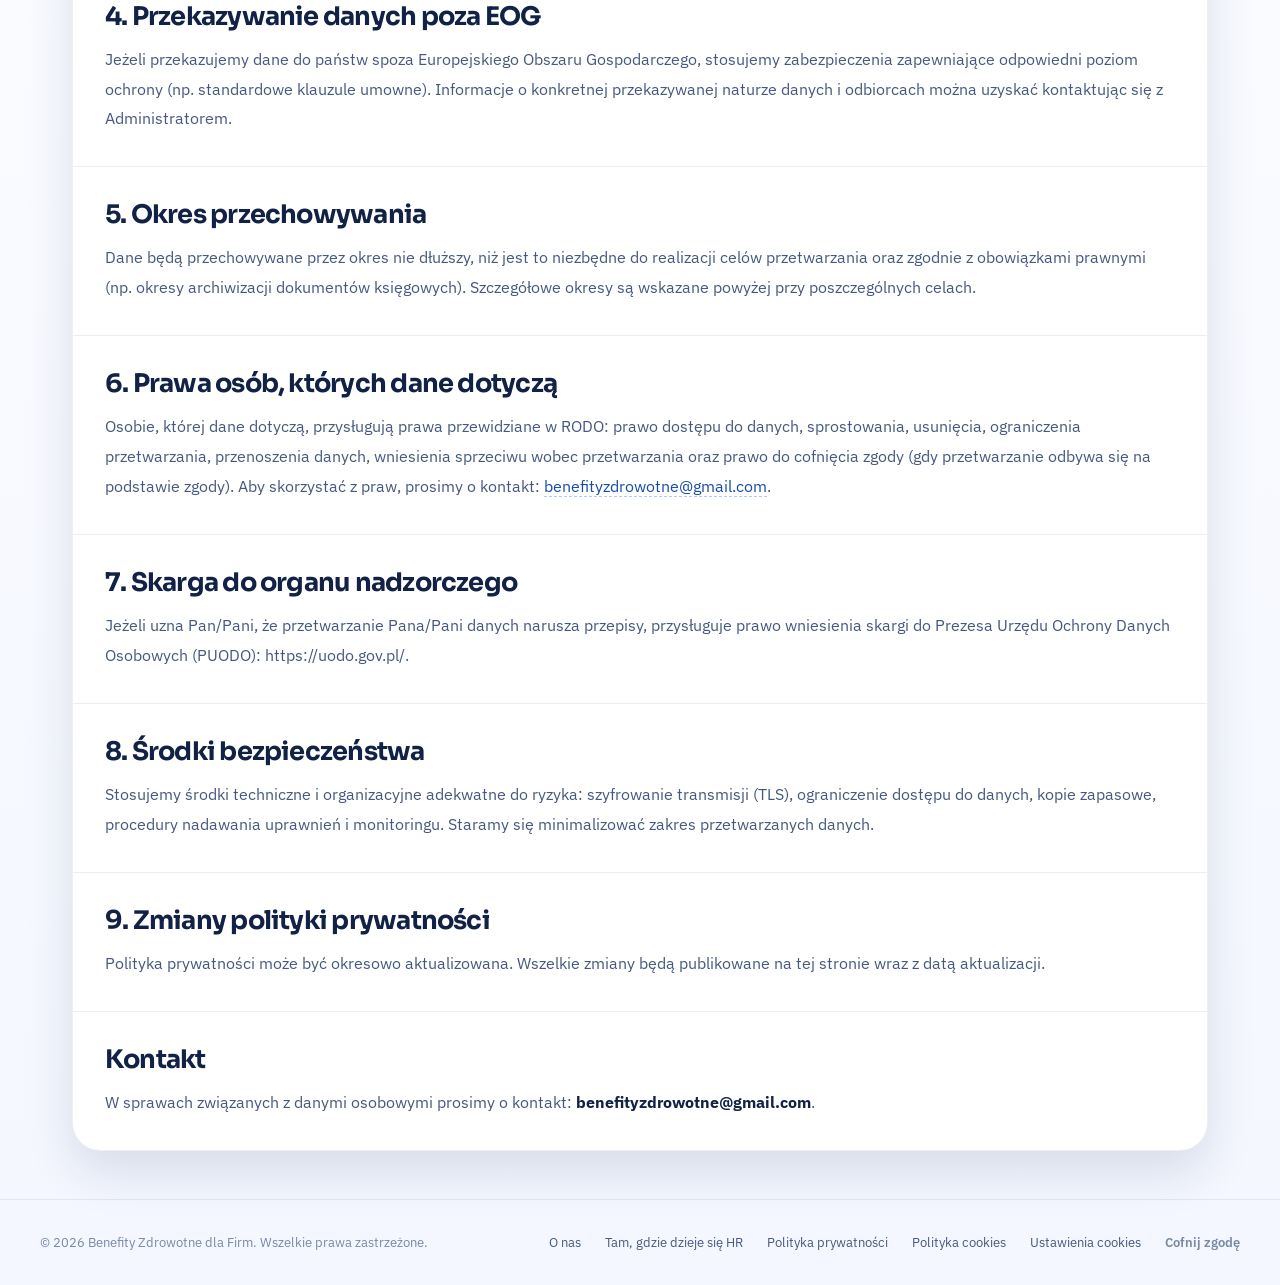
<file: polityka-prywatnosci.html>
<!doctype html>
<html lang="pl">
<head>
  <meta charset="utf-8">
  <meta name="viewport" content="width=device-width, initial-scale=1">
  <title>Polityka prywatności — Benefity Zdrowotne dla Firm</title>
  <meta name="description" content="Polityka prywatności Benefity Zdrowotne dla Firm — informacje o przetwarzaniu danych osobowych, prawach użytkownika i sposobach kontaktu.">
  <link rel="icon" href="assets/Projekt-bez-nazwy.png" type="image/png">
  <link rel="preconnect" href="https://fonts.googleapis.com">
  <link rel="preconnect" href="https://fonts.gstatic.com" crossorigin>
  <link href="https://fonts.googleapis.com/css2?family=Sora:wght@400;500;600;700;800&family=IBM+Plex+Sans:wght@400;500;600;700&display=swap" rel="stylesheet">
  <link rel="stylesheet" href="styles.css">
  <link rel="stylesheet" href="assets/cookie-consent.css">
</head>
  <body>
  <a class="skip-link" href="#main-content">Przejdź do treści</a>

  <header class="site-header">
    <div class="header-inner">
      <a class="brand" href="index.html">
        <span class="logo-clip"><img src="assets/Projekt-bez-nazwy.png" alt="Benefity Zdrowotne dla Firm" width="459" height="232"></span>
      </a>
      <button class="nav-toggle" type="button" aria-expanded="false" aria-controls="site-nav" aria-label="Otwórz menu">
        <span></span><span></span><span></span>
      </button>
      <nav class="site-nav" id="site-nav">
        <a href="index.html">Start</a>
        <a href="o-nas.html">O nas</a>
        <a href="tam-gdzie-dzieje-sie-hr.html">Tam, gdzie dzieje się HR</a>
        <a class="nav-cta" href="#kontakt">Kontakt</a>
      </nav>
    </div>
  </header>

  <main id="main-content">
    <section class="page-hero">
      <div class="section-header">
        <p class="overline">Polityka prywatności</p>
        <h1>Polityka prywatności</h1>
        <p class="hero-lead">Data ostatniej aktualizacji: 27 kwietnia 2026 r.</p>
      </div>
    </section>

    <div class="policy-content">
      <article class="policy-card">
        <section class="section">
          <h2>1. Administrator danych</h2>
      <p>Administratorem danych osobowych jest: <strong>Benefity Zdrowotne dla Firm</strong> (dalej: <strong>Administrator</strong>). Kontakt: <a href="mailto:benefityzdrowotne@gmail.com">benefityzdrowotne@gmail.com</a>. Uzupełnij dane rejestrowe (adres, NIP) w razie potrzeby.</p>
    </section>

    <section class="section">
      <h2>2. Zasady i zakres przetwarzania</h2>
      <p>Przetwarzamy dane osobowe zgodnie z Rozporządzeniem Parlamentu Europejskiego i Rady (UE) 2016/679 (RODO) oraz obowiązującymi przepisami krajowymi.</p>

      <h3>Cele przetwarzania i kategorie danych</h3>
      <ul>
        <li><strong>Obsługa zapytań i kontakt:</strong> imię i nazwisko, e‑mail, numer telefonu, treść wiadomości — podstawa prawna: art. 6 ust. 1 lit. b) RODO (realizacja przedkontraktowych działań) lub art. 6 ust. 1 lit. f) (uzasadniony interes Administratora); przechowywanie: do 3 lat od ostatniego kontaktu, chyba że osoba wyraziła sprzeciw lub cofnięła zgodę.</li>
        <li><strong>Realizacja umów i świadczenie usług:</strong> dane niezbędne do wykonania umowy — art. 6 ust. 1 lit. b) RODO; okres przechowywania: zgodny z umową i przepisami prawa (np. dokumentacja księgowa).</li>
        <li><strong>Marketing (newsletter, oferty):</strong> e‑mail i inne dane podane za zgodą — art. 6 ust. 1 lit. a) RODO; przechowywanie do czasu cofnięcia zgody.</li>
        <li><strong>Analityka i cookies:</strong> dane techniczne, adres IP, identyfikatory cookies — podstawa: zgoda (np. narzędzia analityczne) lub art. 6 ust. 1 lit. f) RODO dla anonimowych statystyk; szczegóły w <a href="polityka-cookies.html">Polityce cookies</a>.</li>
        <li><strong>Rozliczenia i faktury:</strong> dane niezbędne do celów księgowych i podatkowych — podstawa: obowiązek prawny (art. 6 ust. 1 lit. c) RODO); okres przechowywania zgodny z przepisami (zwykle 5 lat dla dokumentów księgowych).</li>
      </ul>
    </section>

    <section class="section">
      <h2>3. Odbiorcy danych</h2>
      <p>Dane mogą być przekazywane podmiotom przetwarzającym na nasze zlecenie, takim jak:</p>
      <ul>
        <li>dostawcy hostingu i usług IT,</li>
        <li>dostawcy narzędzi mailingowych i CRM,</li>
        <li>biuro rachunkowe / dostawcy usług księgowych,</li>
        <li>dostawcy usług analitycznych i reklamowych (np. Google),</li>
        <li>organy uprawnione do uzyskania danych na podstawie przepisów prawa.</li>
      </ul>
      <p>Z podmiotami tymi zawieramy umowy powierzenia przetwarzania danych, gdzie wymagane.</p>
    </section>

    <section class="section">
      <h2>4. Przekazywanie danych poza EOG</h2>
      <p>Jeżeli przekazujemy dane do państw spoza Europejskiego Obszaru Gospodarczego, stosujemy zabezpieczenia zapewniające odpowiedni poziom ochrony (np. standardowe klauzule umowne). Informacje o konkretnej przekazywanej naturze danych i odbiorcach można uzyskać kontaktując się z Administratorem.</p>
    </section>

    <section class="section">
      <h2>5. Okres przechowywania</h2>
      <p>Dane będą przechowywane przez okres nie dłuższy, niż jest to niezbędne do realizacji celów przetwarzania oraz zgodnie z obowiązkami prawnymi (np. okresy archiwizacji dokumentów księgowych). Szczegółowe okresy są wskazane powyżej przy poszczególnych celach.</p>
    </section>

    <section class="section">
      <h2>6. Prawa osób, których dane dotyczą</h2>
      <p>Osobie, której dane dotyczą, przysługują prawa przewidziane w RODO: prawo dostępu do danych, sprostowania, usunięcia, ograniczenia przetwarzania, przenoszenia danych, wniesienia sprzeciwu wobec przetwarzania oraz prawo do cofnięcia zgody (gdy przetwarzanie odbywa się na podstawie zgody). Aby skorzystać z praw, prosimy o kontakt: <a href="mailto:benefityzdrowotne@gmail.com">benefityzdrowotne@gmail.com</a>.</p>
    </section>

    <section class="section">
      <h2>7. Skarga do organu nadzorczego</h2>
      <p>Jeżeli uzna Pan/Pani, że przetwarzanie Pana/Pani danych narusza przepisy, przysługuje prawo wniesienia skargi do Prezesa Urzędu Ochrony Danych Osobowych (PUODO): https://uodo.gov.pl/.</p>
    </section>

    <section class="section">
      <h2>8. Środki bezpieczeństwa</h2>
      <p>Stosujemy środki techniczne i organizacyjne adekwatne do ryzyka: szyfrowanie transmisji (TLS), ograniczenie dostępu do danych, kopie zapasowe, procedury nadawania uprawnień i monitoringu. Staramy się minimalizować zakres przetwarzanych danych.</p>
    </section>

    <section class="section">
      <h2>9. Zmiany polityki prywatności</h2>
      <p>Polityka prywatności może być okresowo aktualizowana. Wszelkie zmiany będą publikowane na tej stronie wraz z datą aktualizacji.</p>
    </section>

    <section class="section">
      <h2>Kontakt</h2>
      <p>W sprawach związanych z danymi osobowymi prosimy o kontakt: <strong>benefityzdrowotne@gmail.com</strong>.</p>
    </section>
      </article>
    </div>
  </main>

  <footer class="site-footer">
    <div class="footer-inner">
      <p>&copy; 2026 Benefity Zdrowotne dla Firm. Wszelkie prawa zastrzeżone.</p>
      <nav>
        <a href="o-nas.html">O nas</a>
        <a href="tam-gdzie-dzieje-sie-hr.html">Tam, gdzie dzieje się HR</a>
        <a href="polityka-prywatnosci.html">Polityka prywatności</a>
        <a href="polityka-cookies.html">Polityka cookies</a>
        <a href="#" id="bzdf-change-settings">Ustawienia cookies</a>
        <a href="#" id="bzdf-revoke-consent">Cofnij zgodę</a>
      </nav>
    </div>
  </footer>

  <script src="assets/cookie-consent.js"></script>
  <script src="script.js"></script>
</body>
</html>
</file>
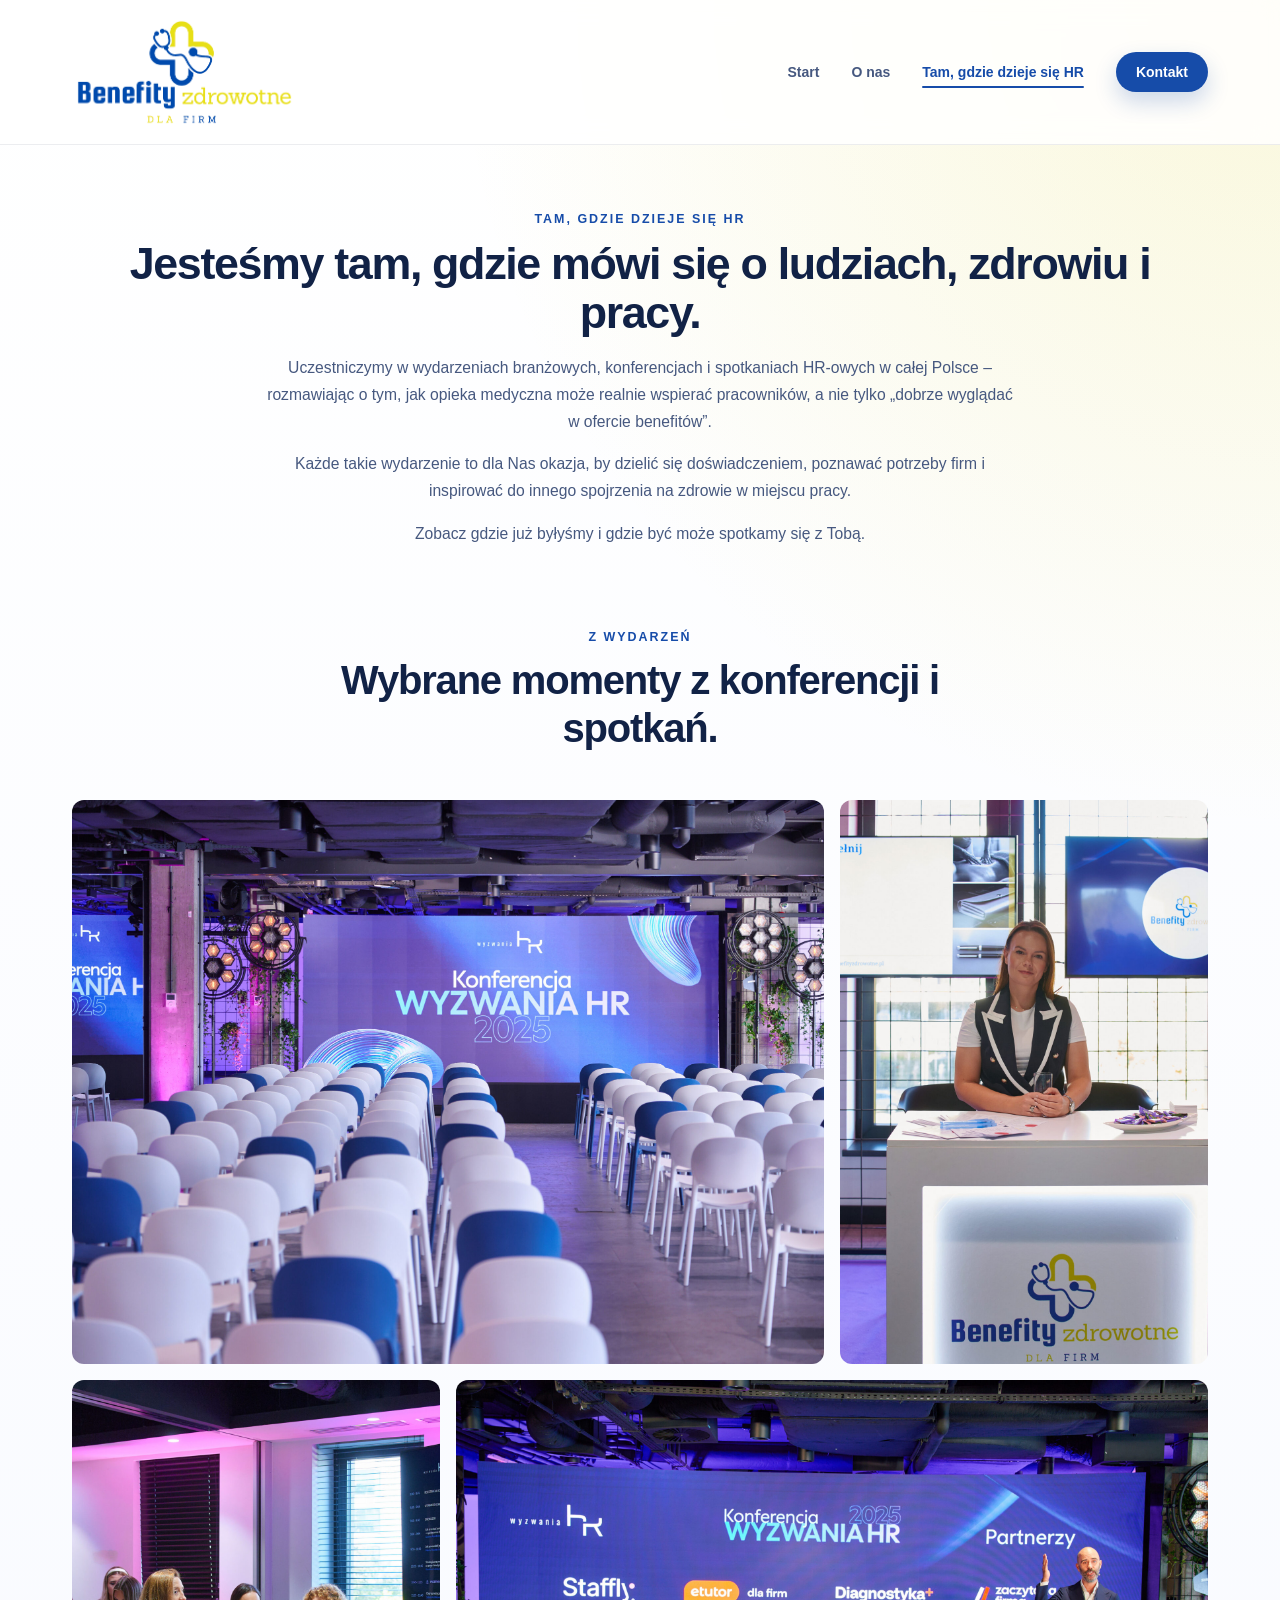
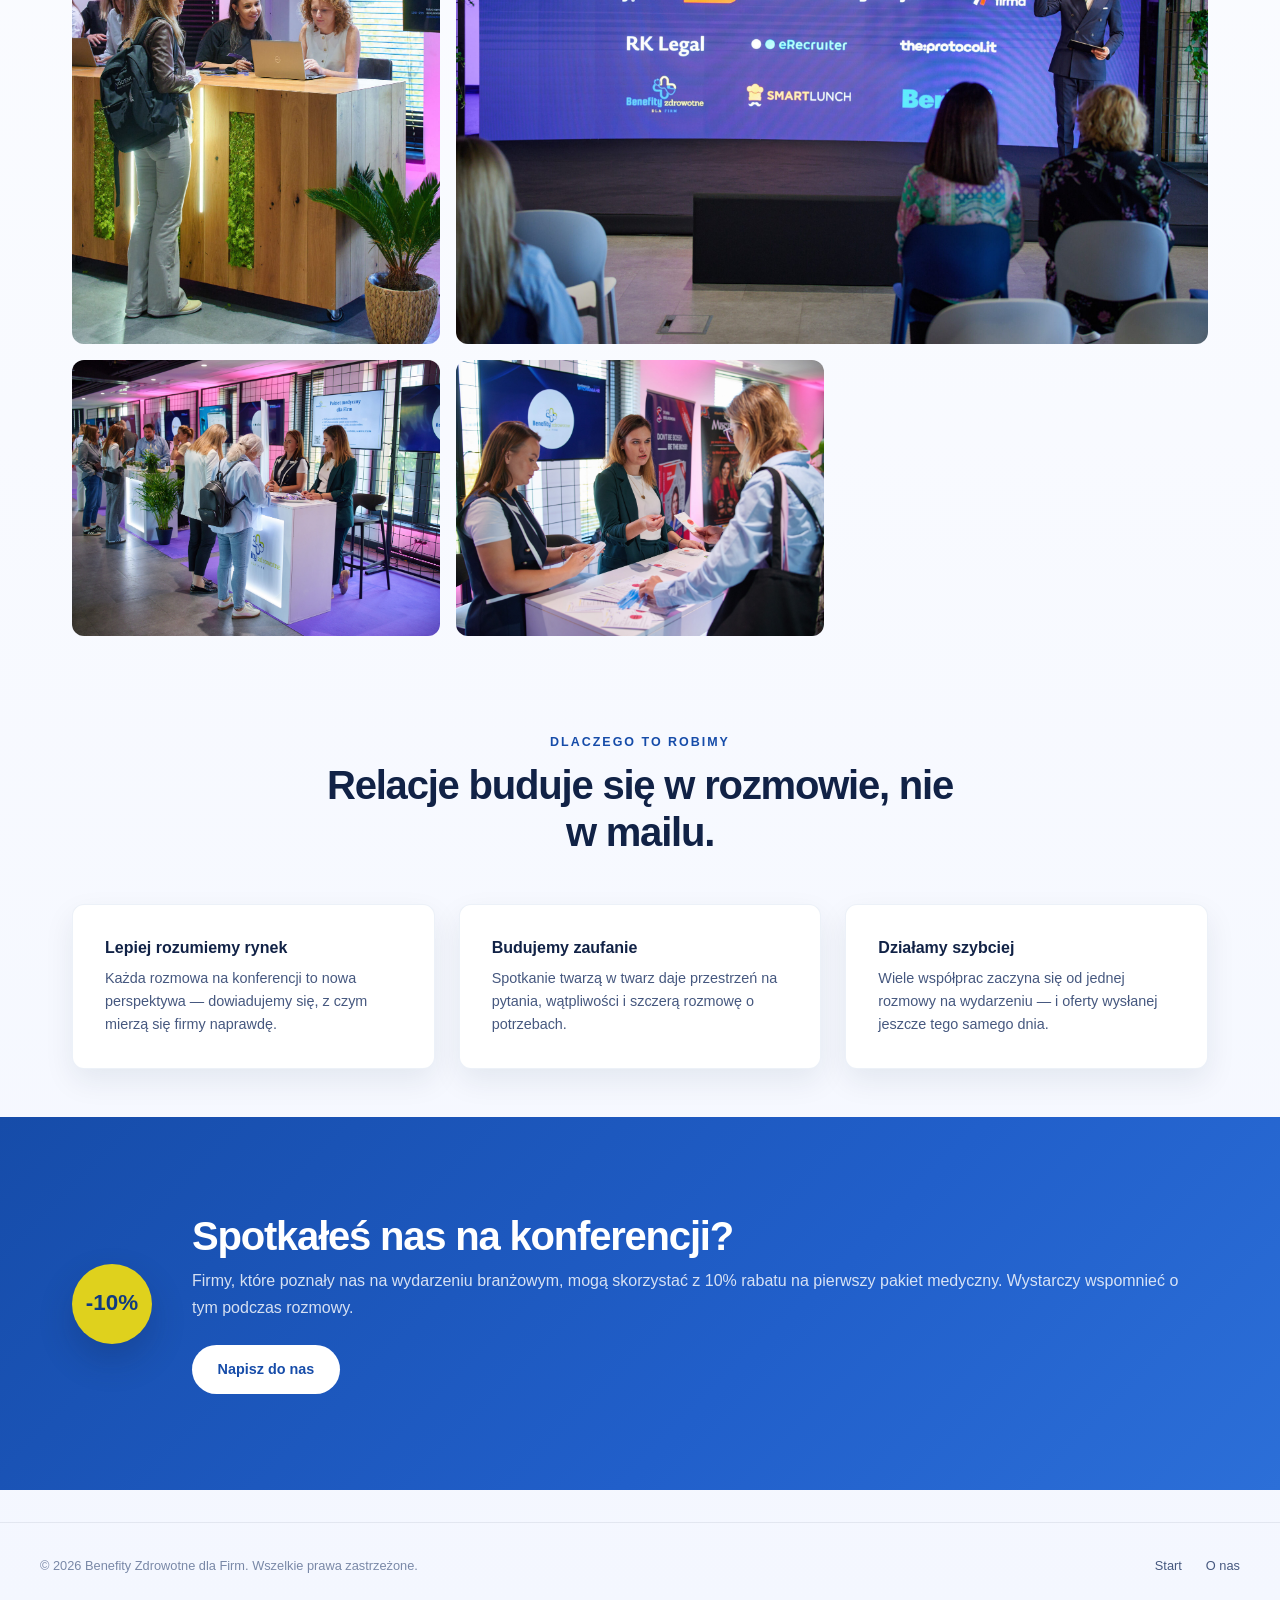
<file: tam-gdzie-dzieje-sie-hr.html>
<!doctype html>
<html lang="pl">
<head>
  <meta charset="utf-8">
  <meta name="viewport" content="width=device-width, initial-scale=1">
  <title>Tam, gdzie dzieje się HR — Benefity Zdrowotne dla Firm</title>
  <meta name="description" content="Benefity Zdrowotne dla Firm na konferencjach i wydarzeniach branżowych. Rozmawiamy twarzą w twarz z ludźmi odpowiedzialnymi za HR.">
  <link rel="icon" href="assets/Projekt-bez-nazwy.png" type="image/png">
  <link rel="preconnect" href="https://fonts.googleapis.com">
  <link rel="preconnect" href="https://fonts.gstatic.com" crossorigin>
  <link href="https://fonts.googleapis.com/css2?family=Fraunces:opsz,wght@9..144,500;9..144,600;9..144,700&family=Manrope:wght@400;500;600;700;800&display=swap" rel="stylesheet">
  <link rel="stylesheet" href="styles.css">
</head>
<body>

  <header class="site-header">
    <div class="header-inner">
      <a class="brand" href="index.html">
        <span class="logo-clip"><img src="assets/Projekt-bez-nazwy.png" alt="Benefity Zdrowotne dla Firm" width="90" height="90"></span>
      </a>
      <button class="nav-toggle" type="button" aria-expanded="false" aria-controls="site-nav" aria-label="Otwórz menu">
        <span></span><span></span><span></span>
      </button>
      <nav class="site-nav" id="site-nav">
        <a href="index.html">Start</a>
        <a href="o-nas.html">O nas</a>
        <a href="tam-gdzie-dzieje-sie-hr.html" class="active">Tam, gdzie dzieje się HR</a>
        <a class="nav-cta" href="index.html#kontakt">Kontakt</a>
      </nav>
    </div>
  </header>

  <main>
    <section class="page-hero reveal">
      <p class="overline">Tam, gdzie dzieje się HR</p>
      <h1>Jesteśmy tam, gdzie mówi się o ludziach, zdrowiu i pracy.</h1>
      <div class="page-hero-copy">
        <p class="hero-lead">Uczestniczymy w wydarzeniach branżowych, konferencjach i spotkaniach HR-owych w całej Polsce – rozmawiając o tym, jak opieka medyczna może realnie wspierać pracowników, a nie tylko „dobrze wyglądać w ofercie benefitów”.</p>
        <p class="hero-lead">Każde takie wydarzenie to dla Nas okazja, by dzielić się doświadczeniem, poznawać potrzeby firm i inspirować do innego spojrzenia na zdrowie w miejscu pracy.</p>
        <p class="hero-lead">Zobacz gdzie już byłyśmy i gdzie być może spotkamy się z Tobą.</p>
      </div>
    </section>

    <section class="section gallery reveal">
      <div class="section-header">
        <p class="overline">Z wydarzeń</p>
        <h2>Wybrane momenty z konferencji i spotkań.</h2>
      </div>
      <div class="gallery-grid">
        <figure class="gallery-item gallery-item--wide">
          <img src="assets/HR_0043-scaled.jpg" alt="Zespół na konferencji HR" loading="lazy">
        </figure>
        <figure class="gallery-item">
          <img src="assets/HR_0222-scaled.jpg" alt="Rozmowy z uczestnikami" loading="lazy">
        </figure>
        <figure class="gallery-item">
          <img src="assets/HR_0244-scaled.jpg" alt="Prezentacja pakietów" loading="lazy">
        </figure>
        <figure class="gallery-item gallery-item--wide">
          <img src="assets/HR_0364-scaled.jpg" alt="Panel dyskusyjny" loading="lazy">
        </figure>
        <figure class="gallery-item">
          <img src="assets/HR_0658-scaled.jpg" alt="Networking" loading="lazy">
        </figure>
        <figure class="gallery-item">
          <img src="assets/HR_0981-scaled.jpg" alt="Stoisko Benefity Zdrowotne" loading="lazy">
        </figure>
      </div>
    </section>

    <section class="section reveal">
      <div class="section-header">
        <p class="overline">Dlaczego to robimy</p>
        <h2>Relacje buduje się w rozmowie, nie w mailu.</h2>
      </div>
      <div class="cards cards-3">
        <article class="card">
          <h3>Lepiej rozumiemy rynek</h3>
          <p>Każda rozmowa na konferencji to nowa perspektywa — dowiadujemy się, z czym mierzą się firmy naprawdę.</p>
        </article>
        <article class="card">
          <h3>Budujemy zaufanie</h3>
          <p>Spotkanie twarzą w twarz daje przestrzeń na pytania, wątpliwości i szczerą rozmowę o potrzebach.</p>
        </article>
        <article class="card">
          <h3>Działamy szybciej</h3>
          <p>Wiele współprac zaczyna się od jednej rozmowy na wydarzeniu — i oferty wysłanej jeszcze tego samego dnia.</p>
        </article>
      </div>
    </section>

    <section class="section promo reveal">
      <div class="promo-inner">
        <div class="promo-badge">-10%</div>
        <div class="promo-copy">
          <h2>Spotkałeś nas na konferencji?</h2>
          <p>Firmy, które poznały nas na wydarzeniu branżowym, mogą skorzystać z 10% rabatu na pierwszy pakiet medyczny. Wystarczy wspomnieć o tym podczas rozmowy.</p>
          <a class="btn btn-primary" href="mailto:benefityzdrowotne@gmail.com?subject=Konferencja partnerska — oferta specjalna">Napisz do nas</a>
        </div>
      </div>
    </section>
  </main>

  <footer class="site-footer">
    <div class="footer-inner">
      <p>&copy; 2026 Benefity Zdrowotne dla Firm. Wszelkie prawa zastrzeżone.</p>
      <nav><a href="index.html">Start</a><a href="o-nas.html">O nas</a></nav>
    </div>
  </footer>

  <script src="script.js"></script>
</body>
</html>
</file>
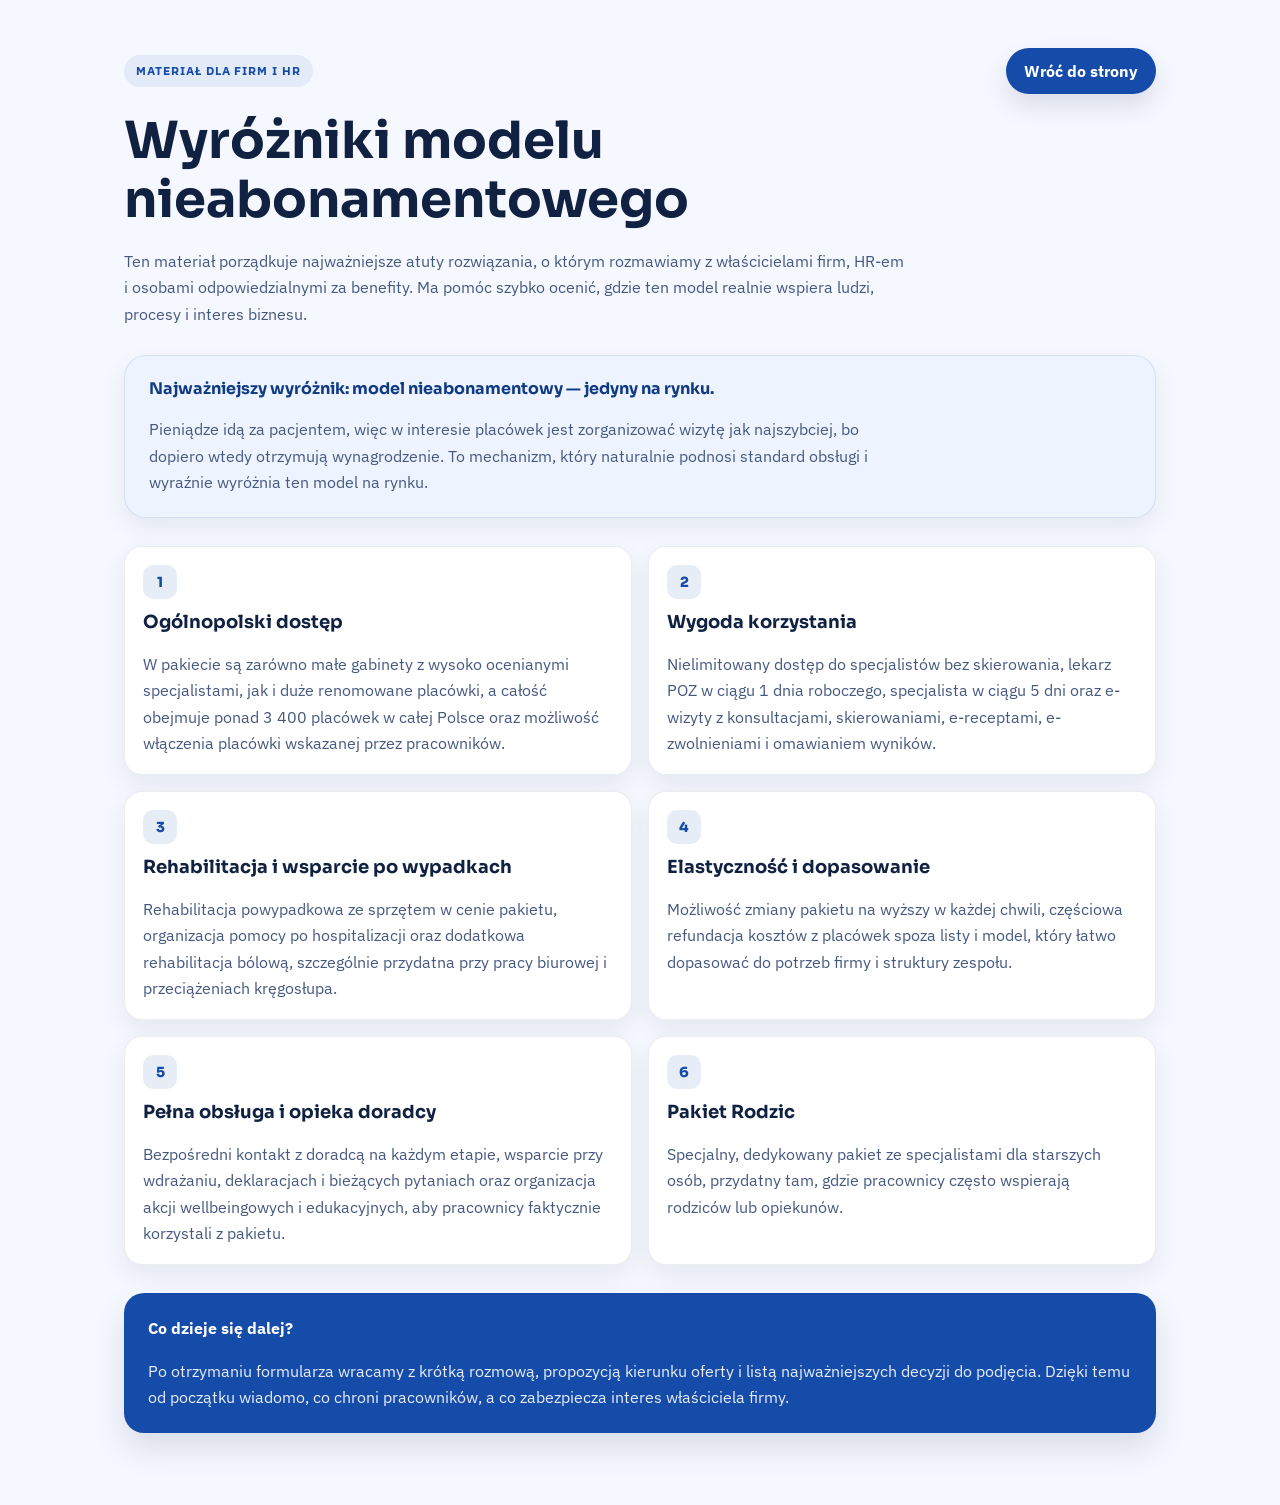
<file: downloads/checklista-wdrozenia.html>
<!doctype html>
<html lang="pl">
<head>
  <meta charset="utf-8">
  <meta name="viewport" content="width=device-width, initial-scale=1">
  <title>Co nas wyróżnia — Benefity Zdrowotne dla Firm</title>
  <link rel="icon" href="../assets/Projekt-bez-nazwy.png" type="image/png">
  <link rel="preconnect" href="https://fonts.googleapis.com">
  <link rel="preconnect" href="https://fonts.gstatic.com" crossorigin>
  <link href="https://fonts.googleapis.com/css2?family=Sora:wght@400;500;600;700;800&family=IBM+Plex+Sans:wght@400;500;600;700&display=swap" rel="stylesheet">
  <style>
    :root {
      color-scheme: light;
      --brand: #164ca9;
      --brand-d: #103a81;
      --accent: #dfd11d;
      --ink: #102142;
      --ink-mid: #46587f;
      --paper: #f6f8ff;
      --surface: #eef4ff;
    }
    * { box-sizing: border-box; }
    body {
      margin: 0;
      font-family: "IBM Plex Sans", Arial, sans-serif;
      background: var(--paper);
      color: var(--ink);
      line-height: 1.65;
    }
    main {
      max-width: 1080px;
      margin: 0 auto;
      padding: 48px 24px 72px;
    }
    .eyebrow {
      display: inline-block;
      padding: 6px 12px;
      border-radius: 999px;
      background: rgba(22, 76, 169, 0.08);
      color: var(--brand);
      font-size: 12px;
      font-weight: 700;
      letter-spacing: 0.08em;
      text-transform: uppercase;
    }
    h1, h2 {
      font-family: "Sora", Arial, sans-serif;
      line-height: 1.15;
      margin: 0;
    }
    h1 {
      font-size: clamp(32px, 4vw, 52px);
      margin-top: 18px;
    }
    h2 {
      font-size: 20px;
      margin: 32px 0 12px;
    }
    h3, h4 {
      margin: 0;
      font-family: "Sora", Arial, sans-serif;
    }
    p {
      margin: 16px 0 0;
      max-width: 72ch;
      color: var(--ink-mid);
    }
    .intro {
      margin-top: 18px;
      max-width: 78ch;
    }
    .highlight {
      margin-top: 28px;
      padding: 22px 24px;
      border-radius: 22px;
      background: var(--surface);
      border: 1px solid rgba(22, 76, 169, 0.12);
      box-shadow: 0 10px 24px rgba(16, 33, 66, 0.08);
    }
    .highlight strong {
      display: block;
      font-family: "Sora", Arial, sans-serif;
      color: var(--brand-d);
      line-height: 1.4;
    }
    .grid {
      display: grid;
      grid-template-columns: repeat(2, minmax(0, 1fr));
      gap: 16px;
      margin-top: 28px;
    }
    .card {
      padding: 18px;
      border-radius: 18px;
      background: #fff;
      border: 1px solid rgba(16, 33, 66, 0.08);
      box-shadow: 0 10px 24px rgba(16, 33, 66, 0.08);
    }
    .card-number {
      display: inline-flex;
      align-items: center;
      justify-content: center;
      width: 34px;
      height: 34px;
      border-radius: 10px;
      background: rgba(22, 76, 169, 0.1);
      color: var(--brand);
      font-family: "Sora", Arial, sans-serif;
      font-weight: 800;
      font-size: 14px;
      margin-bottom: 12px;
    }
    .card h3 {
      font-size: 18px;
      line-height: 1.3;
      margin-bottom: 10px;
    }
    .note {
      margin-top: 28px;
      padding: 22px 24px;
      border-radius: 20px;
      background: var(--brand);
      color: #fff;
      box-shadow: 0 16px 32px rgba(16, 33, 66, 0.12);
    }
    .note p {
      color: rgba(255,255,255,.9);
      max-width: none;
    }
    .topbar {
      display: flex;
      align-items: center;
      justify-content: space-between;
      gap: 16px;
      flex-wrap: wrap;
      margin-bottom: 18px;
    }
    .back-link {
      display: inline-flex;
      align-items: center;
      justify-content: center;
      min-height: 46px;
      padding: 0 18px;
      border-radius: 999px;
      background: var(--brand);
      color: #fff;
      font-weight: 700;
      text-decoration: none;
      box-shadow: 0 12px 24px rgba(16, 33, 66, 0.12);
    }
    @media (max-width: 768px) {
      main {
        padding: 32px 18px 56px;
      }
      .grid {
        grid-template-columns: 1fr;
      }
    }
  </style>
</head>
<body>
  <main>
    <div class="topbar">
      <span class="eyebrow">Materiał dla firm i HR</span>
      <a class="back-link" href="../index.html#materialy">Wróć do strony</a>
    </div>
    <h1>Wyróżniki modelu nieabonamentowego</h1>
    <p class="intro">Ten materiał porządkuje najważniejsze atuty rozwiązania, o którym rozmawiamy z właścicielami firm, HR-em i osobami odpowiedzialnymi za benefity. Ma pomóc szybko ocenić, gdzie ten model realnie wspiera ludzi, procesy i interes biznesu.</p>

    <section class="highlight">
      <strong>Najważniejszy wyróżnik: model nieabonamentowy — jedyny na rynku.</strong>
      <p>Pieniądze idą za pacjentem, więc w interesie placówek jest zorganizować wizytę jak najszybciej, bo dopiero wtedy otrzymują wynagrodzenie. To mechanizm, który naturalnie podnosi standard obsługi i wyraźnie wyróżnia ten model na rynku.</p>
    </section>

    <div class="grid">
      <section class="card">
        <div class="card-number">1</div>
        <h3>Ogólnopolski dostęp</h3>
        <p>W pakiecie są zarówno małe gabinety z wysoko ocenianymi specjalistami, jak i duże renomowane placówki, a całość obejmuje ponad 3 400 placówek w całej Polsce oraz możliwość włączenia placówki wskazanej przez pracowników.</p>
      </section>
      <section class="card">
        <div class="card-number">2</div>
        <h3>Wygoda korzystania</h3>
        <p>Nielimitowany dostęp do specjalistów bez skierowania, lekarz POZ w ciągu 1 dnia roboczego, specjalista w ciągu 5 dni oraz e-wizyty z konsultacjami, skierowaniami, e-receptami, e-zwolnieniami i omawianiem wyników.</p>
      </section>
      <section class="card">
        <div class="card-number">3</div>
        <h3>Rehabilitacja i wsparcie po wypadkach</h3>
        <p>Rehabilitacja powypadkowa ze sprzętem w cenie pakietu, organizacja pomocy po hospitalizacji oraz dodatkowa rehabilitacja bólową, szczególnie przydatna przy pracy biurowej i przeciążeniach kręgosłupa.</p>
      </section>
      <section class="card">
        <div class="card-number">4</div>
        <h3>Elastyczność i dopasowanie</h3>
        <p>Możliwość zmiany pakietu na wyższy w każdej chwili, częściowa refundacja kosztów z placówek spoza listy i model, który łatwo dopasować do potrzeb firmy i struktury zespołu.</p>
      </section>
      <section class="card">
        <div class="card-number">5</div>
        <h3>Pełna obsługa i opieka doradcy</h3>
        <p>Bezpośredni kontakt z doradcą na każdym etapie, wsparcie przy wdrażaniu, deklaracjach i bieżących pytaniach oraz organizacja akcji wellbeingowych i edukacyjnych, aby pracownicy faktycznie korzystali z pakietu.</p>
      </section>
      <section class="card">
        <div class="card-number">6</div>
        <h3>Pakiet Rodzic</h3>
        <p>Specjalny, dedykowany pakiet ze specjalistami dla starszych osób, przydatny tam, gdzie pracownicy często wspierają rodziców lub opiekunów.</p>
      </section>
    </div>

    <div class="note">
      <strong>Co dzieje się dalej?</strong>
      <p>Po otrzymaniu formularza wracamy z krótką rozmową, propozycją kierunku oferty i listą najważniejszych decyzji do podjęcia. Dzięki temu od początku wiadomo, co chroni pracowników, a co zabezpiecza interes właściciela firmy.</p>
    </div>
  </main>
</body>
</html>
</file>
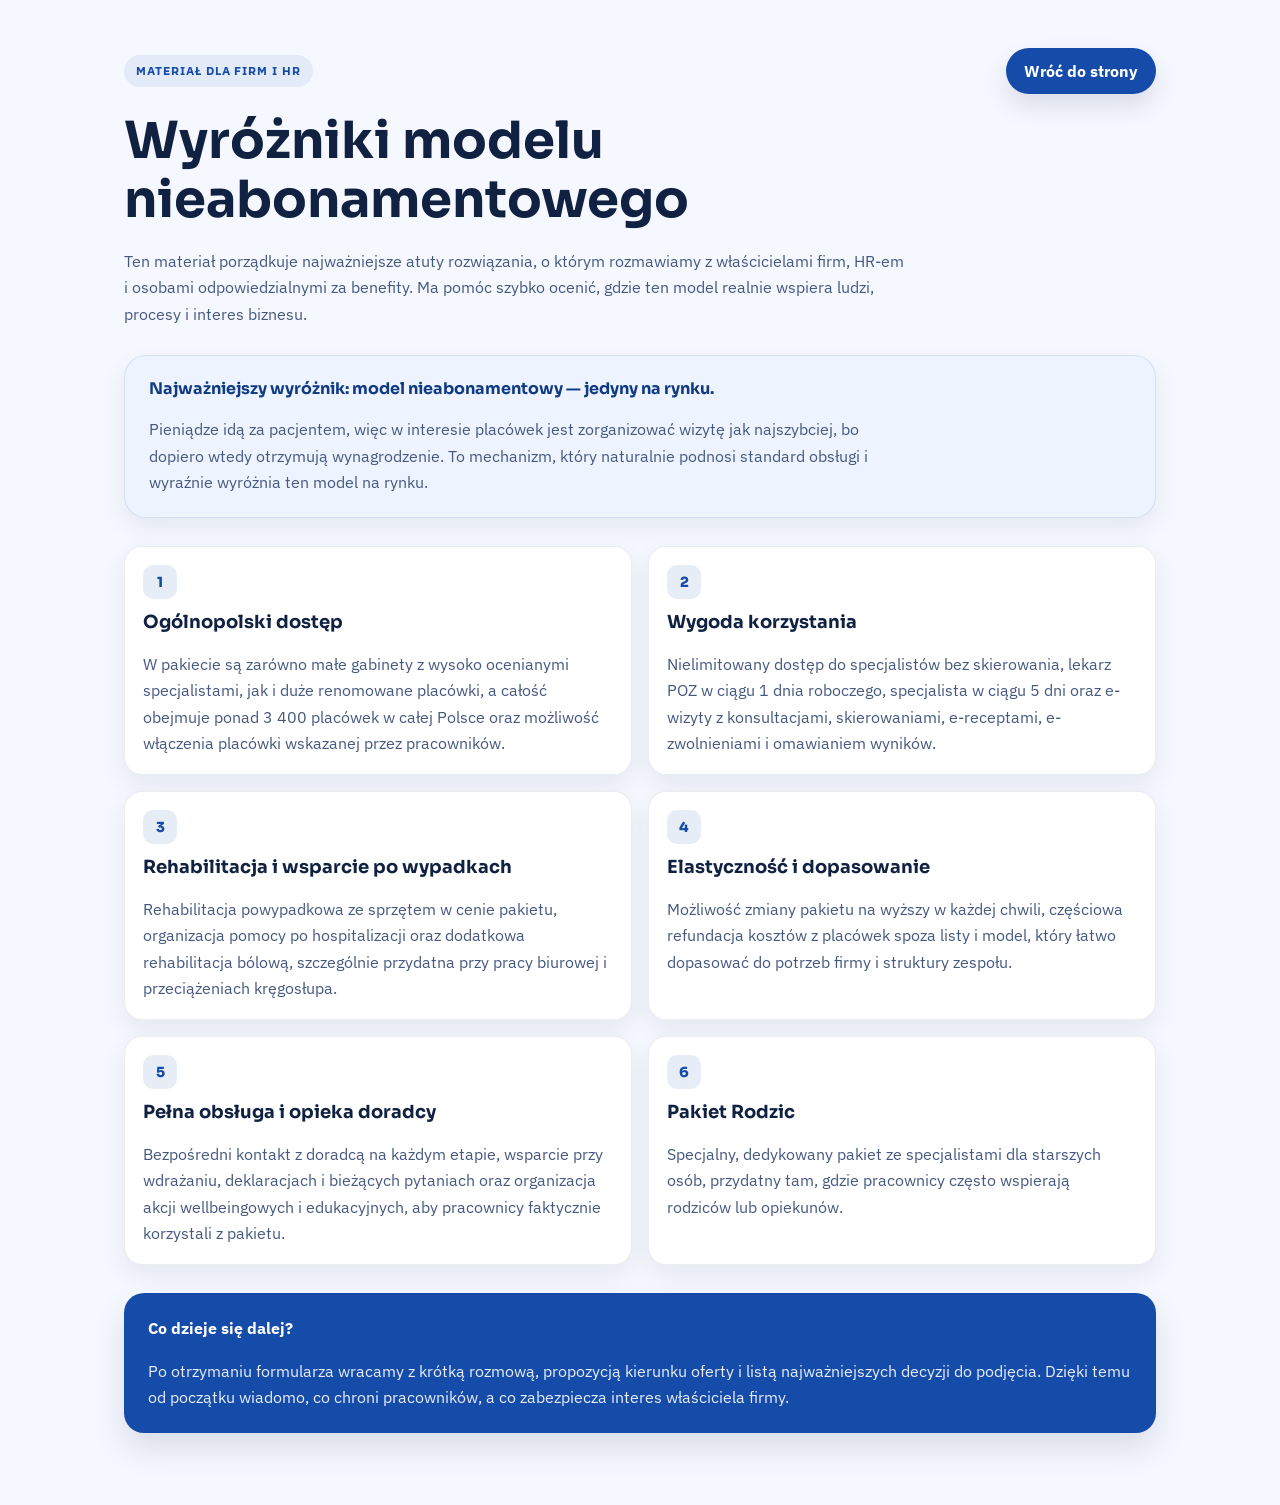
<file: pages/co-nas-wyroznia.html>
<!doctype html>
<html lang="pl">
<head>
  <meta charset="utf-8">
  <meta name="viewport" content="width=device-width, initial-scale=1">
  <title>Co nas wyróżnia — Benefity Zdrowotne dla Firm</title>
  <link rel="icon" href="../assets/Projekt-bez-nazwy.png" type="image/png">
  <link rel="preconnect" href="https://fonts.googleapis.com">
  <link rel="preconnect" href="https://fonts.gstatic.com" crossorigin>
  <link href="https://fonts.googleapis.com/css2?family=Sora:wght@400;500;600;700;800&family=IBM+Plex+Sans:wght@400;500;600;700&display=swap" rel="stylesheet">
  <link rel="stylesheet" href="../styles/co-nas-wyroznia.css">
</head>
<body>
  <main>
    <div class="topbar">
      <span class="eyebrow">Materiał dla firm i HR</span>
      <a class="back-link" href="../index.html#materialy">Wróć do strony</a>
    </div>
    <h1>Wyróżniki modelu nieabonamentowego</h1>
    <p class="intro">Ten materiał porządkuje najważniejsze atuty rozwiązania, o którym rozmawiamy z właścicielami firm, HR-em i osobami odpowiedzialnymi za benefity. Ma pomóc szybko ocenić, gdzie ten model realnie wspiera ludzi, procesy i interes biznesu.</p>

    <section class="highlight">
      <strong>Najważniejszy wyróżnik: model nieabonamentowy — jedyny na rynku.</strong>
      <p>Pieniądze idą za pacjentem, więc w interesie placówek jest zorganizować wizytę jak najszybciej, bo dopiero wtedy otrzymują wynagrodzenie. To mechanizm, który naturalnie podnosi standard obsługi i wyraźnie wyróżnia ten model na rynku.</p>
    </section>

    <div class="grid">
      <section class="card">
        <div class="card-number">1</div>
        <h3>Ogólnopolski dostęp</h3>
        <p>W pakiecie są zarówno małe gabinety z wysoko ocenianymi specjalistami, jak i duże renomowane placówki, a całość obejmuje ponad 3 400 placówek w całej Polsce oraz możliwość włączenia placówki wskazanej przez pracowników.</p>
      </section>
      <section class="card">
        <div class="card-number">2</div>
        <h3>Wygoda korzystania</h3>
        <p>Nielimitowany dostęp do specjalistów bez skierowania, lekarz POZ w ciągu 1 dnia roboczego, specjalista w ciągu 5 dni oraz e-wizyty z konsultacjami, skierowaniami, e-receptami, e-zwolnieniami i omawianiem wyników.</p>
      </section>
      <section class="card">
        <div class="card-number">3</div>
        <h3>Rehabilitacja i wsparcie po wypadkach</h3>
        <p>Rehabilitacja powypadkowa ze sprzętem w cenie pakietu, organizacja pomocy po hospitalizacji oraz dodatkowa rehabilitacja bólową, szczególnie przydatna przy pracy biurowej i przeciążeniach kręgosłupa.</p>
      </section>
      <section class="card">
        <div class="card-number">4</div>
        <h3>Elastyczność i dopasowanie</h3>
        <p>Możliwość zmiany pakietu na wyższy w każdej chwili, częściowa refundacja kosztów z placówek spoza listy i model, który łatwo dopasować do potrzeb firmy i struktury zespołu.</p>
      </section>
      <section class="card">
        <div class="card-number">5</div>
        <h3>Pełna obsługa i opieka doradcy</h3>
        <p>Bezpośredni kontakt z doradcą na każdym etapie, wsparcie przy wdrażaniu, deklaracjach i bieżących pytaniach oraz organizacja akcji wellbeingowych i edukacyjnych, aby pracownicy faktycznie korzystali z pakietu.</p>
      </section>
      <section class="card">
        <div class="card-number">6</div>
        <h3>Pakiet Rodzic</h3>
        <p>Specjalny, dedykowany pakiet ze specjalistami dla starszych osób, przydatny tam, gdzie pracownicy często wspierają rodziców lub opiekunów.</p>
      </section>
    </div>

    <div class="note">
      <strong>Co dzieje się dalej?</strong>
      <p>Po otrzymaniu formularza wracamy z krótką rozmową, propozycją kierunku oferty i listą najważniejszych decyzji do podjęcia. Dzięki temu od początku wiadomo, co chroni pracowników, a co zabezpiecza interes właściciela firmy.</p>
    </div>
  </main>
</body>
</html>
</file>
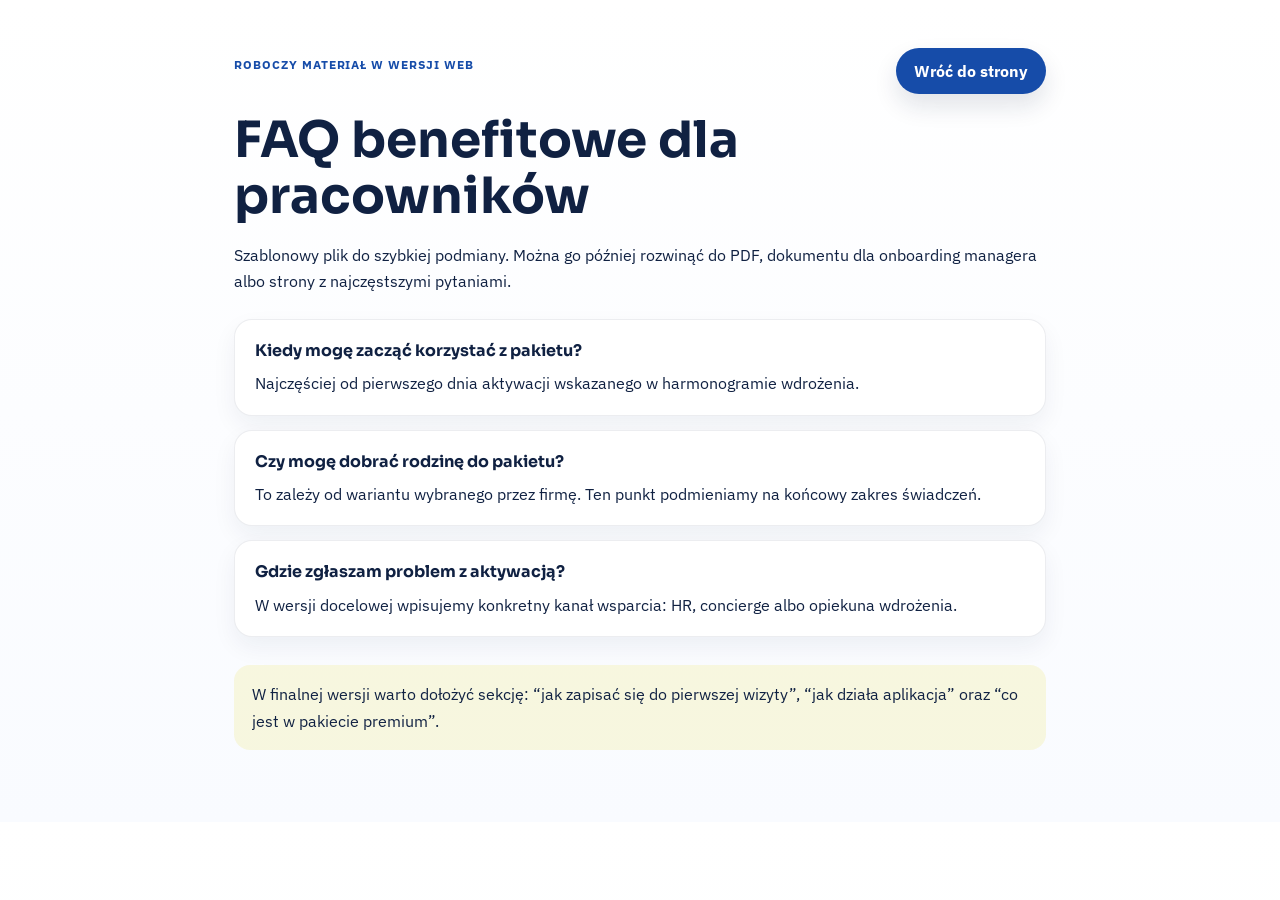
<file: pages/faq-benefitowe.html>
<!doctype html>
<html lang="pl">
<head>
  <meta charset="utf-8">
  <meta name="viewport" content="width=device-width, initial-scale=1">
  <title>FAQ benefitowe dla pracowników</title>
  <link rel="icon" href="../assets/Projekt-bez-nazwy.png" type="image/png">
  <link rel="preconnect" href="https://fonts.googleapis.com">
  <link rel="preconnect" href="https://fonts.gstatic.com" crossorigin>
  <link href="https://fonts.googleapis.com/css2?family=Sora:wght@400;500;600;700;800&family=IBM+Plex+Sans:wght@400;500;600;700&display=swap" rel="stylesheet">
  <link rel="stylesheet" href="../styles/faq-benefitowe.css">
</head>
<body>
  <main>
    <div class="topbar">
      <span class="label">Roboczy materiał w wersji web</span>
      <a class="back-link" href="../index.html#materialy">Wróć do strony</a>
    </div>
    <h1>FAQ benefitowe dla pracowników</h1>
    <p>Szablonowy plik do szybkiej podmiany. Można go później rozwinąć do PDF, dokumentu dla onboarding managera albo strony z najczęstszymi pytaniami.</p>

    <div class="faq">
      <section class="item">
        <strong>Kiedy mogę zacząć korzystać z pakietu?</strong>
        <span>Najczęściej od pierwszego dnia aktywacji wskazanego w harmonogramie wdrożenia.</span>
      </section>
      <section class="item">
        <strong>Czy mogę dobrać rodzinę do pakietu?</strong>
        <span>To zależy od wariantu wybranego przez firmę. Ten punkt podmieniamy na końcowy zakres świadczeń.</span>
      </section>
      <section class="item">
        <strong>Gdzie zgłaszam problem z aktywacją?</strong>
        <span>W wersji docelowej wpisujemy konkretny kanał wsparcia: HR, concierge albo opiekuna wdrożenia.</span>
      </section>
    </div>

    <div class="tip">
      W finalnej wersji warto dołożyć sekcję: “jak zapisać się do pierwszej wizyty”, “jak działa aplikacja” oraz “co jest w pakiecie premium”.
    </div>
  </main>
</body>
</html>
</file>
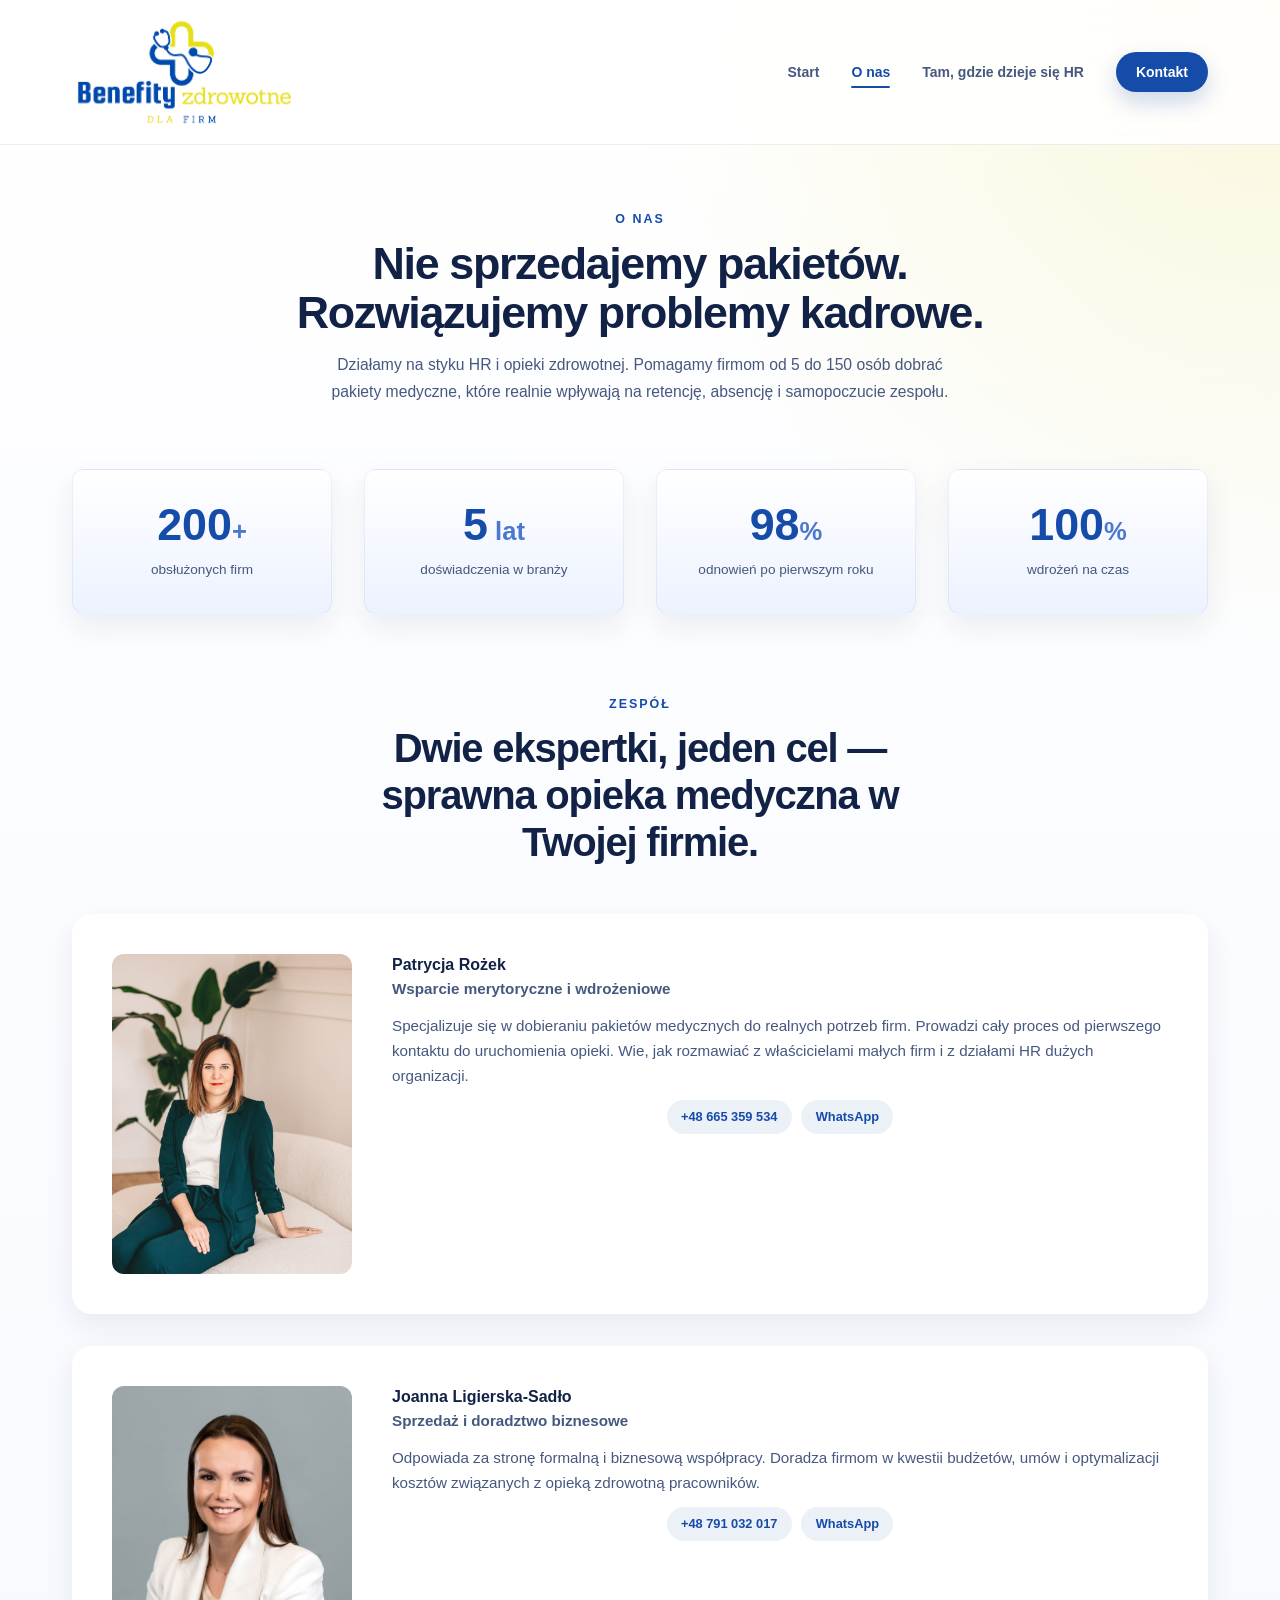
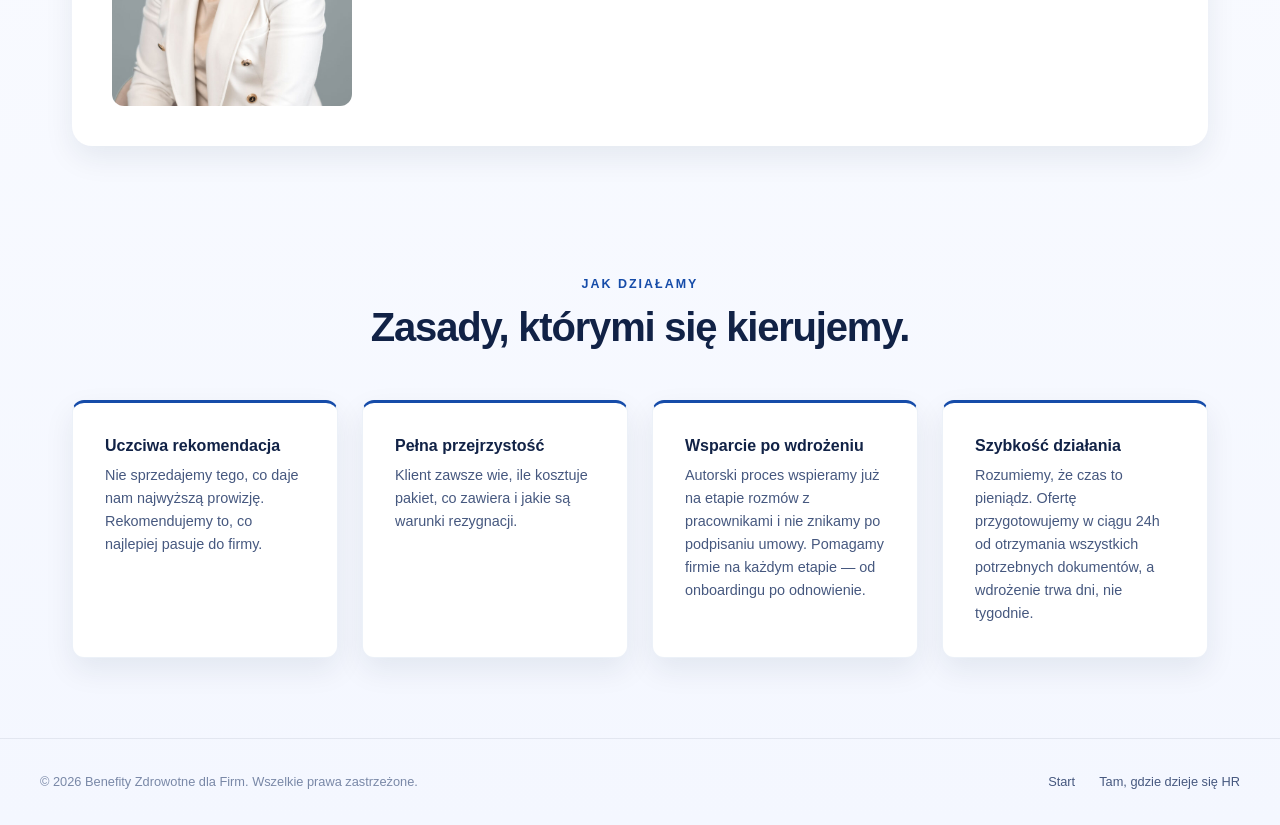
<file: pages/o-nas.html>
<!doctype html>
<html lang="pl">
<head>
  <meta charset="utf-8">
  <meta name="viewport" content="width=device-width, initial-scale=1">
  <title>O nas — Benefity Zdrowotne dla Firm</title>
  <meta name="description" content="Poznaj zespół Benefity Zdrowotne dla Firm. Patrycja Rożek i Joanna Ligierska-Sadło — ekspertki ds. pakietów medycznych dla firm.">
  <link rel="icon" href="../assets/Projekt-bez-nazwy.png" type="image/png">
  <link rel="preconnect" href="https://fonts.googleapis.com">
  <link rel="preconnect" href="https://fonts.gstatic.com" crossorigin>
  <link href="https://fonts.googleapis.com/css2?family=Fraunces:opsz,wght@9..144,500;9..144,600;9..144,700&family=Manrope:wght@400;500;600;700;800&display=swap" rel="stylesheet">
  <link rel="stylesheet" href="../styles/main.css">
</head>
<body>

  <header class="site-header">
    <div class="header-inner">
      <a class="brand" href="../index.html">
        <span class="logo-clip"><img src="../assets/Projekt-bez-nazwy.png" alt="Benefity Zdrowotne dla Firm" width="90" height="90"></span>
      </a>
      <button class="nav-toggle" type="button" aria-expanded="false" aria-controls="site-nav" aria-label="Otwórz menu">
        <span></span><span></span><span></span>
      </button>
      <nav class="site-nav" id="site-nav">
        <a href="../index.html">Start</a>
        <a href="o-nas.html" class="active">O nas</a>
        <a href="tam-gdzie-dzieje-sie-hr.html">Tam, gdzie dzieje się HR</a>
        <a class="nav-cta" href="../index.html#kontakt">Kontakt</a>
      </nav>
    </div>
  </header>

  <main>
    <section class="page-hero reveal">
      <p class="overline">O nas</p>
      <h1>Nie sprzedajemy pakietów.<br>Rozwiązujemy problemy kadrowe.</h1>
      <p class="hero-lead">Działamy na styku HR i opieki zdrowotnej. Pomagamy firmom od 5 do 150 osób dobrać pakiety medyczne, które realnie wpływają na retencję, absencję i samopoczucie zespołu.</p>
    </section>

    <section class="metrics reveal">
      <div class="metrics-grid">
        <div class="metric"><span class="metric-value" data-count="200">0</span><span class="metric-plus">+</span><p>obsłużonych firm</p></div>
        <div class="metric"><span class="metric-value" data-count="5">0</span><span class="metric-plus"> lat</span><p>doświadczenia w branży</p></div>
        <div class="metric"><span class="metric-value" data-count="98">0</span><span class="metric-plus">%</span><p>odnowień po pierwszym roku</p></div>
        <div class="metric"><span class="metric-value" data-count="100">0</span><span class="metric-plus">%</span><p>wdrożeń na czas</p></div>
      </div>
    </section>

    <section class="section founders reveal">
      <div class="section-header">
        <p class="overline">Zespół</p>
        <h2>Dwie ekspertki, jeden cel — sprawna opieka medyczna w Twojej firmie.</h2>
      </div>

      <article class="founder-card">
        <img src="../assets/patrycja-1-768x1152.jpg" alt="Patrycja Rożek" loading="lazy">
        <div>
          <h3>Patrycja Rożek</h3>
          <p class="founder-role">Wsparcie merytoryczne i wdrożeniowe</p>
          <p>Specjalizuje się w dobieraniu pakietów medycznych do realnych potrzeb firm. Prowadzi cały proces od pierwszego kontaktu do uruchomienia opieki. Wie, jak rozmawiać z właścicielami małych firm i z działami HR dużych organizacji.</p>
          <div class="contact-links">
            <a href="tel:+48665359534">+48 665 359 534</a>
            <a href="https://wa.me/48665359534">WhatsApp</a>
          </div>
        </div>
      </article>

      <article class="founder-card">
        <img src="../assets/0Z7A8146-682x1024.jpg" alt="Joanna Ligierska-Sadło" loading="lazy">
        <div>
          <h3>Joanna Ligierska-Sadło</h3>
          <p class="founder-role">Sprzedaż i doradztwo biznesowe</p>
          <p>Odpowiada za stronę formalną i biznesową współpracy. Doradza firmom w kwestii budżetów, umów i optymalizacji kosztów związanych z opieką zdrowotną pracowników.</p>
          <div class="contact-links">
            <a href="tel:+48791032017">+48 791 032 017</a>
            <a href="https://wa.me/48791032017">WhatsApp</a>
          </div>
        </div>
      </article>
    </section>

    <section class="section principles reveal">
      <div class="section-header">
        <p class="overline">Jak działamy</p>
        <h2>Zasady, którymi się kierujemy.</h2>
      </div>
      <div class="cards cards-4">
        <article class="card">
          <h3>Uczciwa rekomendacja</h3>
          <p>Nie sprzedajemy tego, co daje nam najwyższą prowizję. Rekomendujemy to, co najlepiej pasuje do firmy.</p>
        </article>
        <article class="card">
          <h3>Pełna przejrzystość</h3>
          <p>Klient zawsze wie, ile kosztuje pakiet, co zawiera i jakie są warunki rezygnacji.</p>
        </article>
        <article class="card">
          <h3>Wsparcie po wdrożeniu</h3>
          <p>Autorski proces wspieramy już na etapie rozmów z pracownikami i nie znikamy po podpisaniu umowy. Pomagamy firmie na każdym etapie — od onboardingu po odnowienie.</p>
        </article>
        <article class="card">
          <h3>Szybkość działania</h3>
          <p>Rozumiemy, że czas to pieniądz. Ofertę przygotowujemy w ciągu 24h od otrzymania wszystkich potrzebnych dokumentów, a wdrożenie trwa dni, nie tygodnie.</p>
        </article>
      </div>
    </section>
  </main>

  <footer class="site-footer">
    <div class="footer-inner">
      <p>&copy; 2026 Benefity Zdrowotne dla Firm. Wszelkie prawa zastrzeżone.</p>
      <nav><a href="../index.html">Start</a><a href="tam-gdzie-dzieje-sie-hr.html">Tam, gdzie dzieje się HR</a></nav>
    </div>
  </footer>

  <script src="../js/main.js"></script>
</body>
</html>
</file>
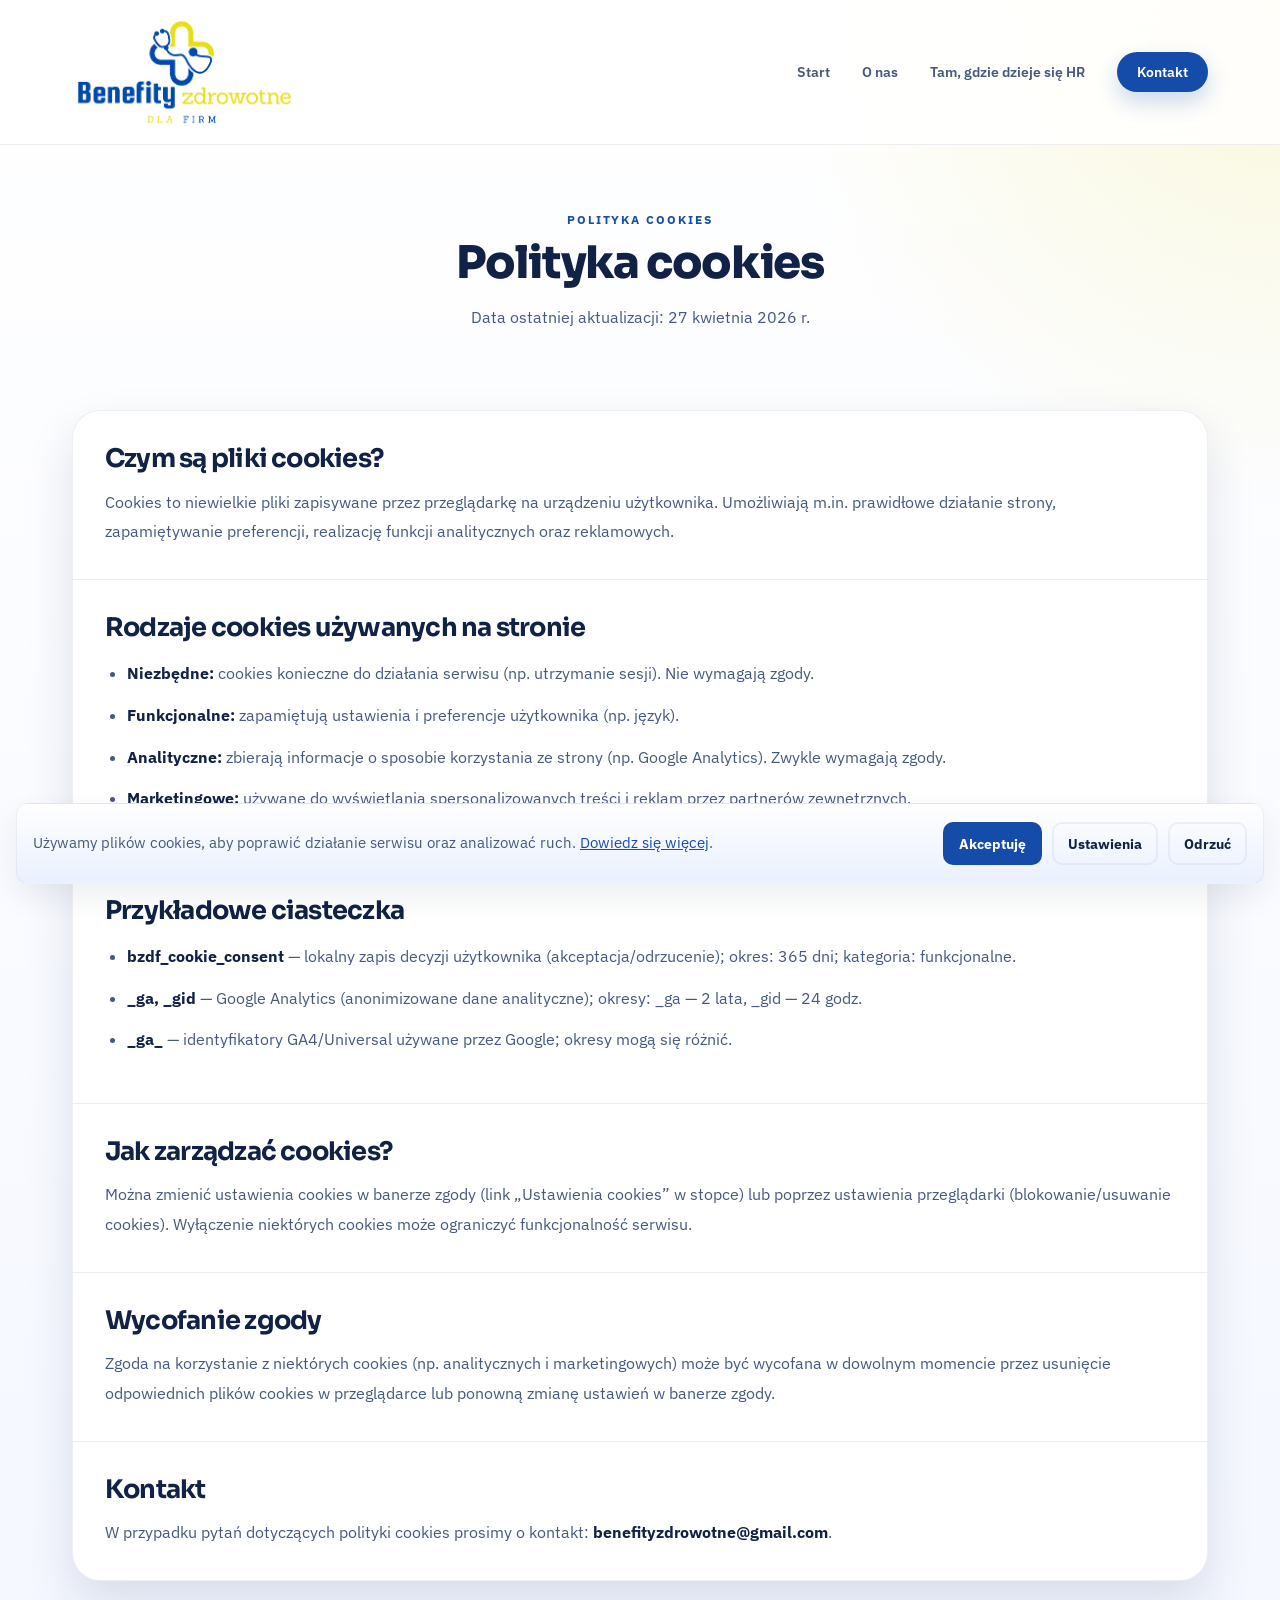
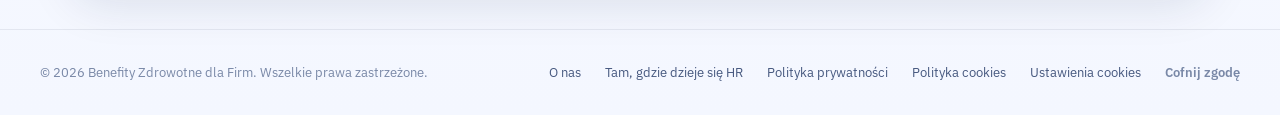
<file: pages/polityka-cookies.html>
<!doctype html>
<html lang="pl">
<head>
  <meta charset="utf-8">
  <meta name="viewport" content="width=device-width, initial-scale=1">
  <title>Polityka cookies — Benefity Zdrowotne dla Firm</title>
  <meta name="description" content="Informacje o plikach cookies używanych w serwisie Benefity Zdrowotne dla Firm, instrukcja zarządzania i wycofania zgody.">
  <link rel="icon" href="../assets/Projekt-bez-nazwy.png" type="image/png">
  <link rel="preconnect" href="https://fonts.googleapis.com">
  <link rel="preconnect" href="https://fonts.gstatic.com" crossorigin>
  <link href="https://fonts.googleapis.com/css2?family=Sora:wght@400;500;600;700;800&family=IBM+Plex+Sans:wght@400;500;600;700&display=swap" rel="stylesheet">
  <link rel="stylesheet" href="../styles/main.css">
  <link rel="stylesheet" href="../styles/cookie-consent.css">
</head>
  <body>
  <a class="skip-link" href="#main-content">Przejdź do treści</a>

  <header class="site-header">
    <div class="header-inner">
      <a class="brand" href="../index.html">
        <span class="logo-clip"><img src="../assets/Projekt-bez-nazwy.png" alt="Benefity Zdrowotne dla Firm" width="459" height="232"></span>
      </a>
      <button class="nav-toggle" type="button" aria-expanded="false" aria-controls="site-nav" aria-label="Otwórz menu">
        <span></span><span></span><span></span>
      </button>
      <nav class="site-nav" id="site-nav">
        <a href="../index.html">Start</a>
        <a href="o-nas.html">O nas</a>
        <a href="tam-gdzie-dzieje-sie-hr.html">Tam, gdzie dzieje się HR</a>
        <a class="nav-cta" href="../index.html#kontakt">Kontakt</a>
      </nav>
    </div>
  </header>

  <main id="main-content">
    <section class="page-hero">
      <div class="section-header">
        <p class="overline">Polityka cookies</p>
        <h1>Polityka cookies</h1>
        <p class="hero-lead">Data ostatniej aktualizacji: 27 kwietnia 2026 r.</p>
      </div>
    </section>

    <div class="policy-content">
      <article class="policy-card">
        <section class="section">
          <h2>Czym są pliki cookies?</h2>
      <p>Cookies to niewielkie pliki zapisywane przez przeglądarkę na urządzeniu użytkownika. Umożliwiają m.in. prawidłowe działanie strony, zapamiętywanie preferencji, realizację funkcji analitycznych oraz reklamowych.</p>
    </section>

    <section class="section">
      <h2>Rodzaje cookies używanych na stronie</h2>
      <ul>
        <li><strong>Niezbędne:</strong> cookies konieczne do działania serwisu (np. utrzymanie sesji). Nie wymagają zgody.</li>
        <li><strong>Funkcjonalne:</strong> zapamiętują ustawienia i preferencje użytkownika (np. język).</li>
        <li><strong>Analityczne:</strong> zbierają informacje o sposobie korzystania ze strony (np. Google Analytics). Zwykle wymagają zgody.</li>
        <li><strong>Marketingowe:</strong> używane do wyświetlania spersonalizowanych treści i reklam przez partnerów zewnętrznych.</li>
      </ul>
    </section>

    <section class="section">
      <h2>Przykładowe ciasteczka</h2>
      <ul>
        <li><strong>bzdf_cookie_consent</strong> — lokalny zapis decyzji użytkownika (akceptacja/odrzucenie); okres: 365 dni; kategoria: funkcjonalne.</li>
        <li><strong>_ga, _gid</strong> — Google Analytics (anonimizowane dane analityczne); okresy: _ga — 2 lata, _gid — 24 godz.</li>
        <li><strong>_ga_<id></strong> — identyfikatory GA4/Universal używane przez Google; okresy mogą się różnić.</li>
      </ul>
    </section>

    <section class="section">
      <h2>Jak zarządzać cookies?</h2>
      <p>Można zmienić ustawienia cookies w banerze zgody (link „Ustawienia cookies” w stopce) lub poprzez ustawienia przeglądarki (blokowanie/usuwanie cookies). Wyłączenie niektórych cookies może ograniczyć funkcjonalność serwisu.</p>
    </section>

    <section class="section">
      <h2>Wycofanie zgody</h2>
      <p>Zgoda na korzystanie z niektórych cookies (np. analitycznych i marketingowych) może być wycofana w dowolnym momencie przez usunięcie odpowiednich plików cookies w przeglądarce lub ponowną zmianę ustawień w banerze zgody.</p>
    </section>

    <section class="section">
      <h2>Kontakt</h2>
      <p>W przypadku pytań dotyczących polityki cookies prosimy o kontakt: <strong>benefityzdrowotne@gmail.com</strong>.</p>
    </section>
      </article>
    </div>
  </main>

  <footer class="site-footer">
    <div class="footer-inner">
      <p>&copy; 2026 Benefity Zdrowotne dla Firm. Wszelkie prawa zastrzeżone.</p>
      <nav>
        <a href="o-nas.html">O nas</a>
        <a href="tam-gdzie-dzieje-sie-hr.html">Tam, gdzie dzieje się HR</a>
        <a href="polityka-prywatnosci.html">Polityka prywatności</a>
        <a href="polityka-cookies.html">Polityka cookies</a>
        <a href="#" id="bzdf-change-settings">Ustawienia cookies</a>
        <a href="#" id="bzdf-revoke-consent">Cofnij zgodę</a>
      </nav>
    </div>
  </footer>

  <script src="../js/cookie-consent.js"></script>
  <script src="../js/main.js"></script>
</body>
</html>
</file>
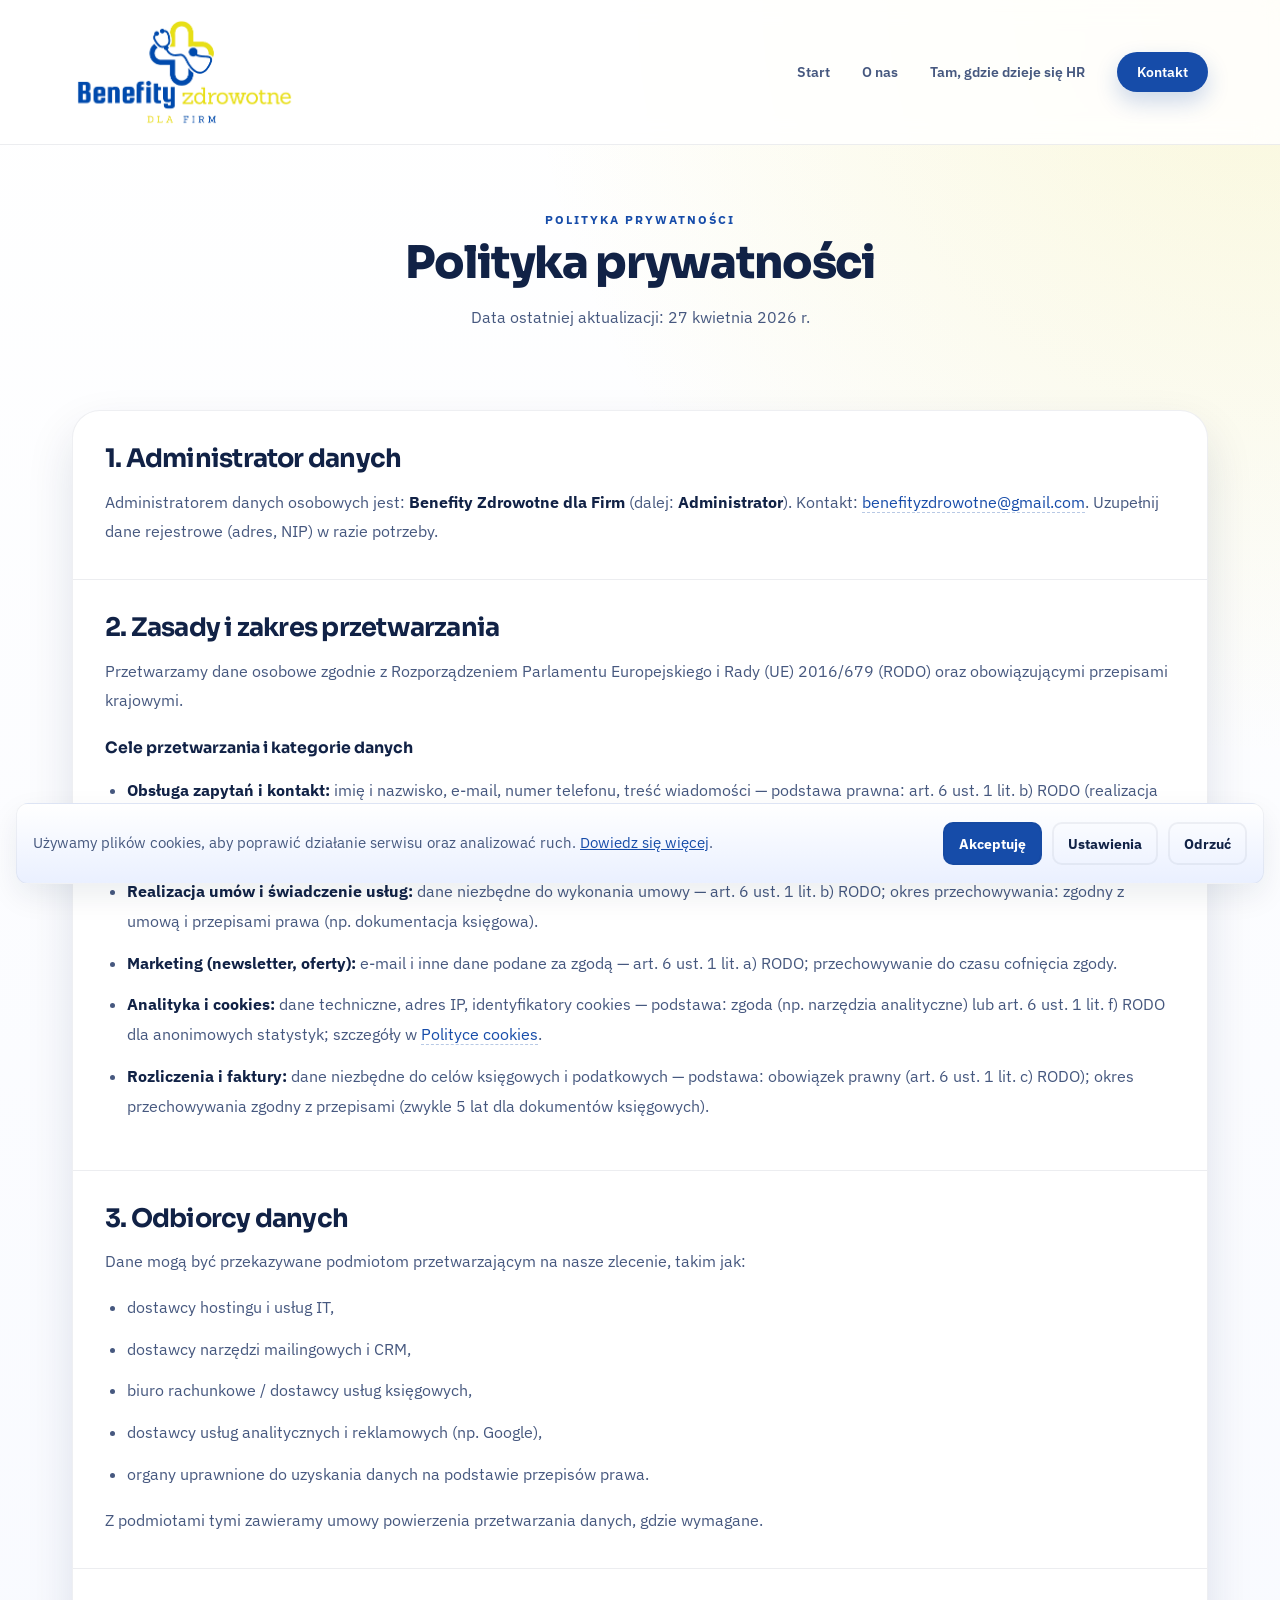
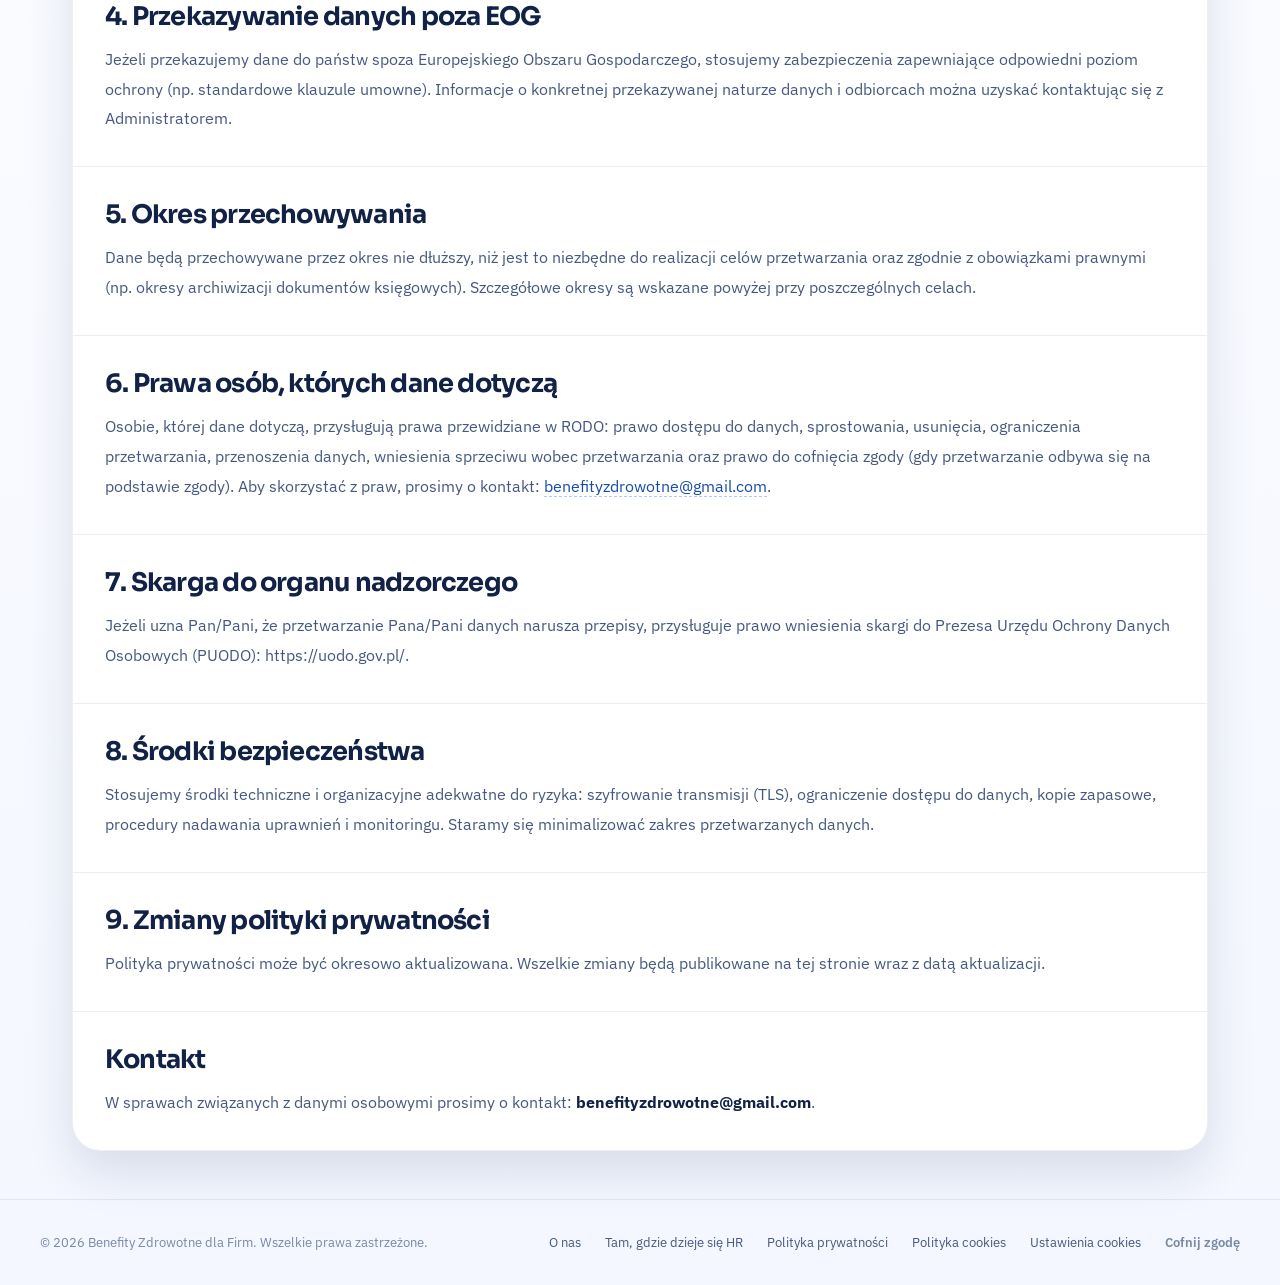
<file: pages/polityka-prywatnosci.html>
<!doctype html>
<html lang="pl">
<head>
  <meta charset="utf-8">
  <meta name="viewport" content="width=device-width, initial-scale=1">
  <title>Polityka prywatności — Benefity Zdrowotne dla Firm</title>
  <meta name="description" content="Polityka prywatności Benefity Zdrowotne dla Firm — informacje o przetwarzaniu danych osobowych, prawach użytkownika i sposobach kontaktu.">
  <link rel="icon" href="../assets/Projekt-bez-nazwy.png" type="image/png">
  <link rel="preconnect" href="https://fonts.googleapis.com">
  <link rel="preconnect" href="https://fonts.gstatic.com" crossorigin>
  <link href="https://fonts.googleapis.com/css2?family=Sora:wght@400;500;600;700;800&family=IBM+Plex+Sans:wght@400;500;600;700&display=swap" rel="stylesheet">
  <link rel="stylesheet" href="../styles/main.css">
  <link rel="stylesheet" href="../styles/cookie-consent.css">
</head>
  <body>
  <a class="skip-link" href="#main-content">Przejdź do treści</a>

  <header class="site-header">
    <div class="header-inner">
      <a class="brand" href="../index.html">
        <span class="logo-clip"><img src="../assets/Projekt-bez-nazwy.png" alt="Benefity Zdrowotne dla Firm" width="459" height="232"></span>
      </a>
      <button class="nav-toggle" type="button" aria-expanded="false" aria-controls="site-nav" aria-label="Otwórz menu">
        <span></span><span></span><span></span>
      </button>
      <nav class="site-nav" id="site-nav">
        <a href="../index.html">Start</a>
        <a href="o-nas.html">O nas</a>
        <a href="tam-gdzie-dzieje-sie-hr.html">Tam, gdzie dzieje się HR</a>
        <a class="nav-cta" href="../index.html#kontakt">Kontakt</a>
      </nav>
    </div>
  </header>

  <main id="main-content">
    <section class="page-hero">
      <div class="section-header">
        <p class="overline">Polityka prywatności</p>
        <h1>Polityka prywatności</h1>
        <p class="hero-lead">Data ostatniej aktualizacji: 27 kwietnia 2026 r.</p>
      </div>
    </section>

    <div class="policy-content">
      <article class="policy-card">
        <section class="section">
          <h2>1. Administrator danych</h2>
      <p>Administratorem danych osobowych jest: <strong>Benefity Zdrowotne dla Firm</strong> (dalej: <strong>Administrator</strong>). Kontakt: <a href="mailto:benefityzdrowotne@gmail.com">benefityzdrowotne@gmail.com</a>. Uzupełnij dane rejestrowe (adres, NIP) w razie potrzeby.</p>
    </section>

    <section class="section">
      <h2>2. Zasady i zakres przetwarzania</h2>
      <p>Przetwarzamy dane osobowe zgodnie z Rozporządzeniem Parlamentu Europejskiego i Rady (UE) 2016/679 (RODO) oraz obowiązującymi przepisami krajowymi.</p>

      <h3>Cele przetwarzania i kategorie danych</h3>
      <ul>
        <li><strong>Obsługa zapytań i kontakt:</strong> imię i nazwisko, e‑mail, numer telefonu, treść wiadomości — podstawa prawna: art. 6 ust. 1 lit. b) RODO (realizacja przedkontraktowych działań) lub art. 6 ust. 1 lit. f) (uzasadniony interes Administratora); przechowywanie: do 3 lat od ostatniego kontaktu, chyba że osoba wyraziła sprzeciw lub cofnięła zgodę.</li>
        <li><strong>Realizacja umów i świadczenie usług:</strong> dane niezbędne do wykonania umowy — art. 6 ust. 1 lit. b) RODO; okres przechowywania: zgodny z umową i przepisami prawa (np. dokumentacja księgowa).</li>
        <li><strong>Marketing (newsletter, oferty):</strong> e‑mail i inne dane podane za zgodą — art. 6 ust. 1 lit. a) RODO; przechowywanie do czasu cofnięcia zgody.</li>
        <li><strong>Analityka i cookies:</strong> dane techniczne, adres IP, identyfikatory cookies — podstawa: zgoda (np. narzędzia analityczne) lub art. 6 ust. 1 lit. f) RODO dla anonimowych statystyk; szczegóły w <a href="polityka-cookies.html">Polityce cookies</a>.</li>
        <li><strong>Rozliczenia i faktury:</strong> dane niezbędne do celów księgowych i podatkowych — podstawa: obowiązek prawny (art. 6 ust. 1 lit. c) RODO); okres przechowywania zgodny z przepisami (zwykle 5 lat dla dokumentów księgowych).</li>
      </ul>
    </section>

    <section class="section">
      <h2>3. Odbiorcy danych</h2>
      <p>Dane mogą być przekazywane podmiotom przetwarzającym na nasze zlecenie, takim jak:</p>
      <ul>
        <li>dostawcy hostingu i usług IT,</li>
        <li>dostawcy narzędzi mailingowych i CRM,</li>
        <li>biuro rachunkowe / dostawcy usług księgowych,</li>
        <li>dostawcy usług analitycznych i reklamowych (np. Google),</li>
        <li>organy uprawnione do uzyskania danych na podstawie przepisów prawa.</li>
      </ul>
      <p>Z podmiotami tymi zawieramy umowy powierzenia przetwarzania danych, gdzie wymagane.</p>
    </section>

    <section class="section">
      <h2>4. Przekazywanie danych poza EOG</h2>
      <p>Jeżeli przekazujemy dane do państw spoza Europejskiego Obszaru Gospodarczego, stosujemy zabezpieczenia zapewniające odpowiedni poziom ochrony (np. standardowe klauzule umowne). Informacje o konkretnej przekazywanej naturze danych i odbiorcach można uzyskać kontaktując się z Administratorem.</p>
    </section>

    <section class="section">
      <h2>5. Okres przechowywania</h2>
      <p>Dane będą przechowywane przez okres nie dłuższy, niż jest to niezbędne do realizacji celów przetwarzania oraz zgodnie z obowiązkami prawnymi (np. okresy archiwizacji dokumentów księgowych). Szczegółowe okresy są wskazane powyżej przy poszczególnych celach.</p>
    </section>

    <section class="section">
      <h2>6. Prawa osób, których dane dotyczą</h2>
      <p>Osobie, której dane dotyczą, przysługują prawa przewidziane w RODO: prawo dostępu do danych, sprostowania, usunięcia, ograniczenia przetwarzania, przenoszenia danych, wniesienia sprzeciwu wobec przetwarzania oraz prawo do cofnięcia zgody (gdy przetwarzanie odbywa się na podstawie zgody). Aby skorzystać z praw, prosimy o kontakt: <a href="mailto:benefityzdrowotne@gmail.com">benefityzdrowotne@gmail.com</a>.</p>
    </section>

    <section class="section">
      <h2>7. Skarga do organu nadzorczego</h2>
      <p>Jeżeli uzna Pan/Pani, że przetwarzanie Pana/Pani danych narusza przepisy, przysługuje prawo wniesienia skargi do Prezesa Urzędu Ochrony Danych Osobowych (PUODO): https://uodo.gov.pl/.</p>
    </section>

    <section class="section">
      <h2>8. Środki bezpieczeństwa</h2>
      <p>Stosujemy środki techniczne i organizacyjne adekwatne do ryzyka: szyfrowanie transmisji (TLS), ograniczenie dostępu do danych, kopie zapasowe, procedury nadawania uprawnień i monitoringu. Staramy się minimalizować zakres przetwarzanych danych.</p>
    </section>

    <section class="section">
      <h2>9. Zmiany polityki prywatności</h2>
      <p>Polityka prywatności może być okresowo aktualizowana. Wszelkie zmiany będą publikowane na tej stronie wraz z datą aktualizacji.</p>
    </section>

    <section class="section">
      <h2>Kontakt</h2>
      <p>W sprawach związanych z danymi osobowymi prosimy o kontakt: <strong>benefityzdrowotne@gmail.com</strong>.</p>
    </section>
      </article>
    </div>
  </main>

  <footer class="site-footer">
    <div class="footer-inner">
      <p>&copy; 2026 Benefity Zdrowotne dla Firm. Wszelkie prawa zastrzeżone.</p>
      <nav>
        <a href="o-nas.html">O nas</a>
        <a href="tam-gdzie-dzieje-sie-hr.html">Tam, gdzie dzieje się HR</a>
        <a href="polityka-prywatnosci.html">Polityka prywatności</a>
        <a href="polityka-cookies.html">Polityka cookies</a>
        <a href="#" id="bzdf-change-settings">Ustawienia cookies</a>
        <a href="#" id="bzdf-revoke-consent">Cofnij zgodę</a>
      </nav>
    </div>
  </footer>

  <script src="../js/cookie-consent.js"></script>
  <script src="../js/main.js"></script>
</body>
</html>
</file>
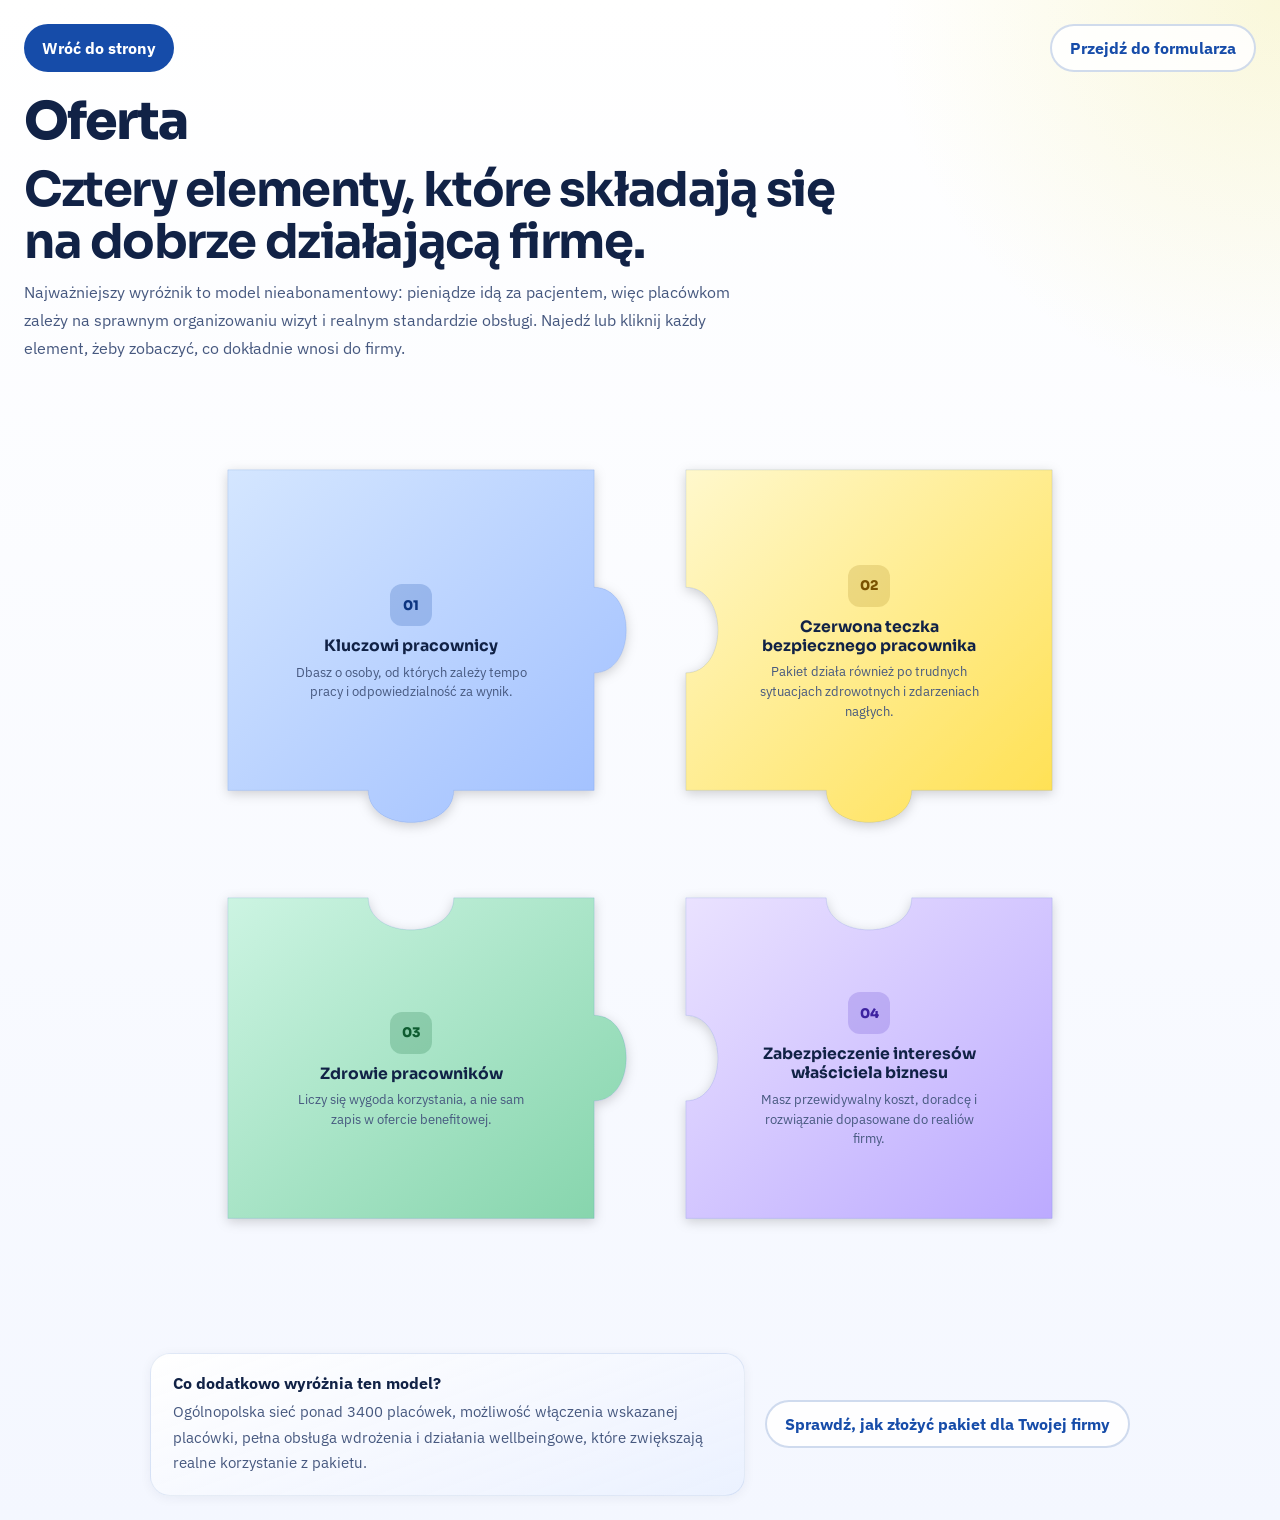
<file: pages/prezentacja-oferty.html>
<!doctype html>
<html lang="pl">
<head>
  <meta charset="utf-8">
  <meta name="viewport" content="width=device-width, initial-scale=1">
  <title>Prezentacja oferty — Benefity Zdrowotne dla Firm</title>
  <link rel="icon" href="../assets/Projekt-bez-nazwy.png" type="image/png">
  <link rel="preconnect" href="https://fonts.googleapis.com">
  <link rel="preconnect" href="https://fonts.gstatic.com" crossorigin>
  <link href="https://fonts.googleapis.com/css2?family=Sora:wght@400;500;600;700;800&family=IBM+Plex+Sans:wght@400;500;600;700&display=swap" rel="stylesheet">
  <link rel="stylesheet" href="../styles/prezentacja-oferty.css">
</head>
<body>
  <div class="page">
    <div class="topbar">
      <a class="back-link" href="../index.html#materialy">Wróć do strony</a>
      <a class="open-direct" href="../index.html#formularz">Przejdź do formularza</a>
    </div>
    <div class="content">
      <div class="puzzle-header">
        <span class="label">Oferta</span>
        <h1>Cztery elementy, które składają się na dobrze działającą firmę.</h1>
        <p class="puzzle-lead">Najważniejszy wyróżnik to model nieabonamentowy: pieniądze idą za pacjentem, więc placówkom zależy na sprawnym organizowaniu wizyt i realnym standardzie obsługi. Najedź lub kliknij każdy element, żeby zobaczyć, co dokładnie wnosi do firmy.</p>
      </div>
      <div class="puzzle-wrap">
        <div class="puzzle-grid" aria-label="Cztery filary oferty dla firmy">
          <article class="puzzle-piece puzzle-piece--1" tabindex="0">
            <svg class="puzzle-piece__bg" viewBox="-60 -60 600 560" xmlns="http://www.w3.org/2000/svg" aria-hidden="true" focusable="false">
              <defs>
                <linearGradient id="g1" x1="0" y1="0" x2="1" y2="1">
                  <stop offset="0%" stop-color="#d4e6ff"/>
                  <stop offset="100%" stop-color="#a0bfff"/>
                </linearGradient>
                <filter id="sh1">
                  <feDropShadow dx="0" dy="4" stdDeviation="8" flood-opacity=".18"/>
                </filter>
              </defs>
              <path filter="url(#sh1)" d="M0,0 L480,0 L480,154 C536,154 536,266 480,266 L480,420 L296,420 C296,476 184,476 184,420 L0,420 Z" fill="url(#g1)" stroke="rgba(22,76,169,.15)" stroke-width="1.2"/>
            </svg>
            <div class="puzzle-piece__body">
              <span class="puzzle-piece__id">01</span>
              <h3>Kluczowi pracownicy</h3>
              <p class="puzzle-piece__summary">Dbasz o osoby, od których zależy tempo pracy i odpowiedzialność za wynik.</p>
            </div>
            <div class="puzzle-piece__overlay">
              <div class="puzzle-piece__overlay-inner">
                <p>Szybki dostęp do POZ, specjalistów, badań i e-wizyt pomaga ograniczać przestoje dokładnie tam, gdzie firma odczuwa je najmocniej.</p>
              </div>
            </div>
          </article>

          <article class="puzzle-piece puzzle-piece--2" tabindex="0">
            <svg class="puzzle-piece__bg" viewBox="-60 -60 600 560" xmlns="http://www.w3.org/2000/svg" aria-hidden="true" focusable="false">
              <defs>
                <linearGradient id="g2" x1="0" y1="0" x2="1" y2="1">
                  <stop offset="0%" stop-color="#fff8cc"/>
                  <stop offset="100%" stop-color="#ffe050"/>
                </linearGradient>
                <filter id="sh2">
                  <feDropShadow dx="0" dy="4" stdDeviation="8" flood-opacity=".18"/>
                </filter>
              </defs>
              <path filter="url(#sh2)" d="M0,0 L480,0 L480,420 L296,420 C296,476 184,476 184,420 L0,420 L0,266 C56,266 56,154 0,154 Z" fill="url(#g2)" stroke="rgba(22,76,169,.15)" stroke-width="1.2"/>
            </svg>
            <div class="puzzle-piece__body">
              <span class="puzzle-piece__id">02</span>
              <h3>Czerwona teczka bezpiecznego pracownika</h3>
              <p class="puzzle-piece__summary">Pakiet działa również po trudnych sytuacjach zdrowotnych i zdarzeniach nagłych.</p>
            </div>
            <div class="puzzle-piece__overlay">
              <div class="puzzle-piece__overlay-inner">
                <p>Rehabilitacja powypadkowa, organizacja pomocy po hospitalizacji i wsparcie przy bólu wzmacniają poczucie bezpieczeństwa całego zespołu.</p>
              </div>
            </div>
          </article>

          <article class="puzzle-piece puzzle-piece--3" tabindex="0">
            <svg class="puzzle-piece__bg" viewBox="-60 -60 600 560" xmlns="http://www.w3.org/2000/svg" aria-hidden="true" focusable="false">
              <defs>
                <linearGradient id="g3" x1="0" y1="0" x2="1" y2="1">
                  <stop offset="0%" stop-color="#ccf4e2"/>
                  <stop offset="100%" stop-color="#84d4ab"/>
                </linearGradient>
                <filter id="sh3">
                  <feDropShadow dx="0" dy="4" stdDeviation="8" flood-opacity=".18"/>
                </filter>
              </defs>
              <path filter="url(#sh3)" d="M0,0 L184,0 C184,56 296,56 296,0 L480,0 L480,154 C536,154 536,266 480,266 L480,420 L0,420 Z" fill="url(#g3)" stroke="rgba(22,76,169,.15)" stroke-width="1.2"/>
            </svg>
            <div class="puzzle-piece__body">
              <span class="puzzle-piece__id">03</span>
              <h3>Zdrowie pracowników</h3>
              <p class="puzzle-piece__summary">Liczy się wygoda korzystania, a nie sam zapis w ofercie benefitowej.</p>
            </div>
            <div class="puzzle-piece__overlay">
              <div class="puzzle-piece__overlay-inner">
                <p>Nielimitowany dostęp do specjalistów bez skierowania, POZ w 1 dzień roboczy, specjalista do 5 dni, e-recepty i e-zwolnienia online.</p>
              </div>
            </div>
          </article>

          <article class="puzzle-piece puzzle-piece--4" tabindex="0">
            <svg class="puzzle-piece__bg" viewBox="-60 -60 600 560" xmlns="http://www.w3.org/2000/svg" aria-hidden="true" focusable="false">
              <defs>
                <linearGradient id="g4" x1="0" y1="0" x2="1" y2="1">
                  <stop offset="0%" stop-color="#eae2ff"/>
                  <stop offset="100%" stop-color="#bcaaff"/>
                </linearGradient>
                <filter id="sh4">
                  <feDropShadow dx="0" dy="4" stdDeviation="8" flood-opacity=".18"/>
                </filter>
              </defs>
              <path filter="url(#sh4)" d="M0,0 L184,0 C184,56 296,56 296,0 L480,0 L480,420 L0,420 L0,266 C56,266 56,154 0,154 Z" fill="url(#g4)" stroke="rgba(22,76,169,.15)" stroke-width="1.2"/>
            </svg>
            <div class="puzzle-piece__body">
              <span class="puzzle-piece__id">04</span>
              <h3>Zabezpieczenie interesów właściciela biznesu</h3>
              <p class="puzzle-piece__summary">Masz przewidywalny koszt, doradcę i rozwiązanie dopasowane do realiów firmy.</p>
            </div>
            <div class="puzzle-piece__overlay">
              <div class="puzzle-piece__overlay-inner">
                <p>Ogólnopolski dostęp, zmiana pakietu w każdej chwili, refundacja z placówek spoza listy i bezpośrednie wsparcie doradcy przy wdrożeniu i deklaracjach.</p>
              </div>
            </div>
          </article>
        </div>
        <div class="puzzle-meta">
          <div class="puzzle-note">
            <strong>Co dodatkowo wyróżnia ten model?</strong>
            <p>Ogólnopolska sieć ponad 3400 placówek, możliwość włączenia wskazanej placówki, pełna obsługa wdrożenia i działania wellbeingowe, które zwiększają realne korzystanie z pakietu.</p>
          </div>
          <a class="cta-link" href="../index.html#formularz">Sprawdź, jak złożyć pakiet dla Twojej firmy</a>
        </div>
      </div>
    </div>
  </div>
  <script src="../js/prezentacja-oferty.js"></script>
</body>
</html>
</file>
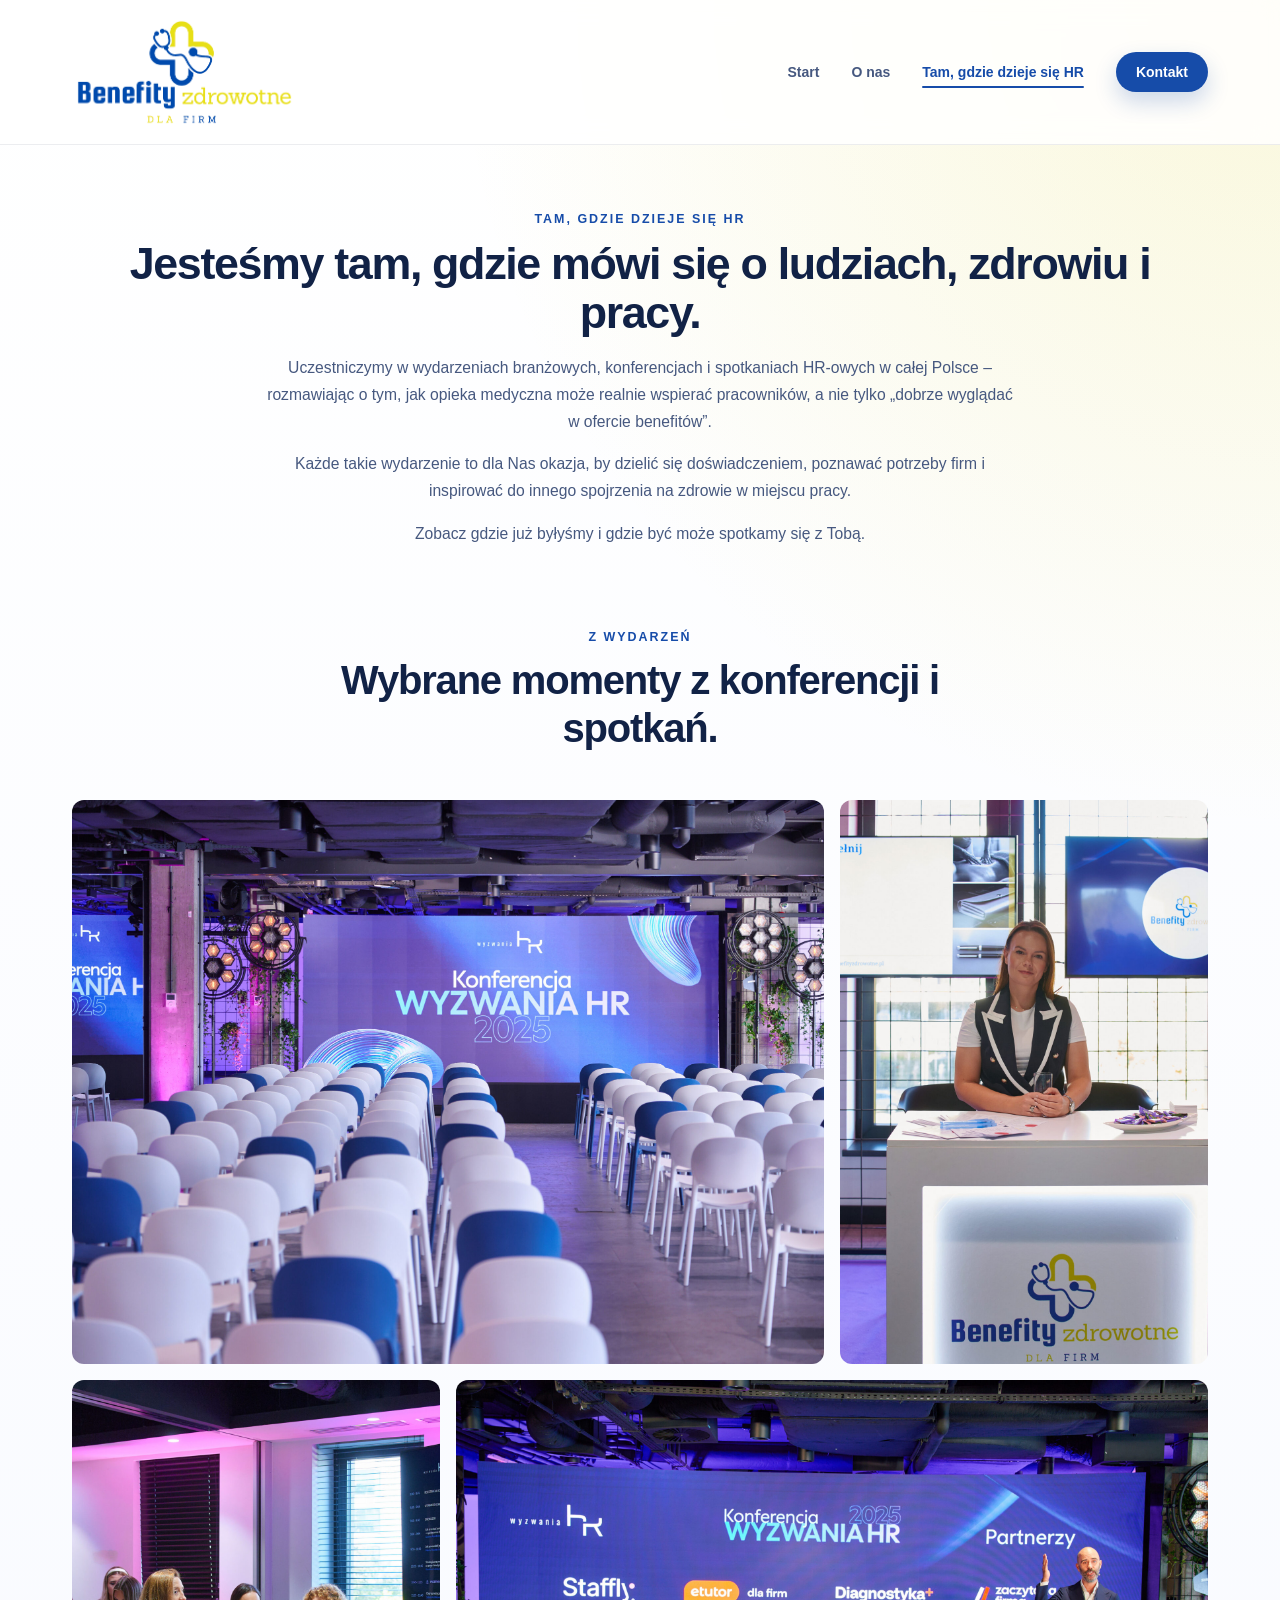
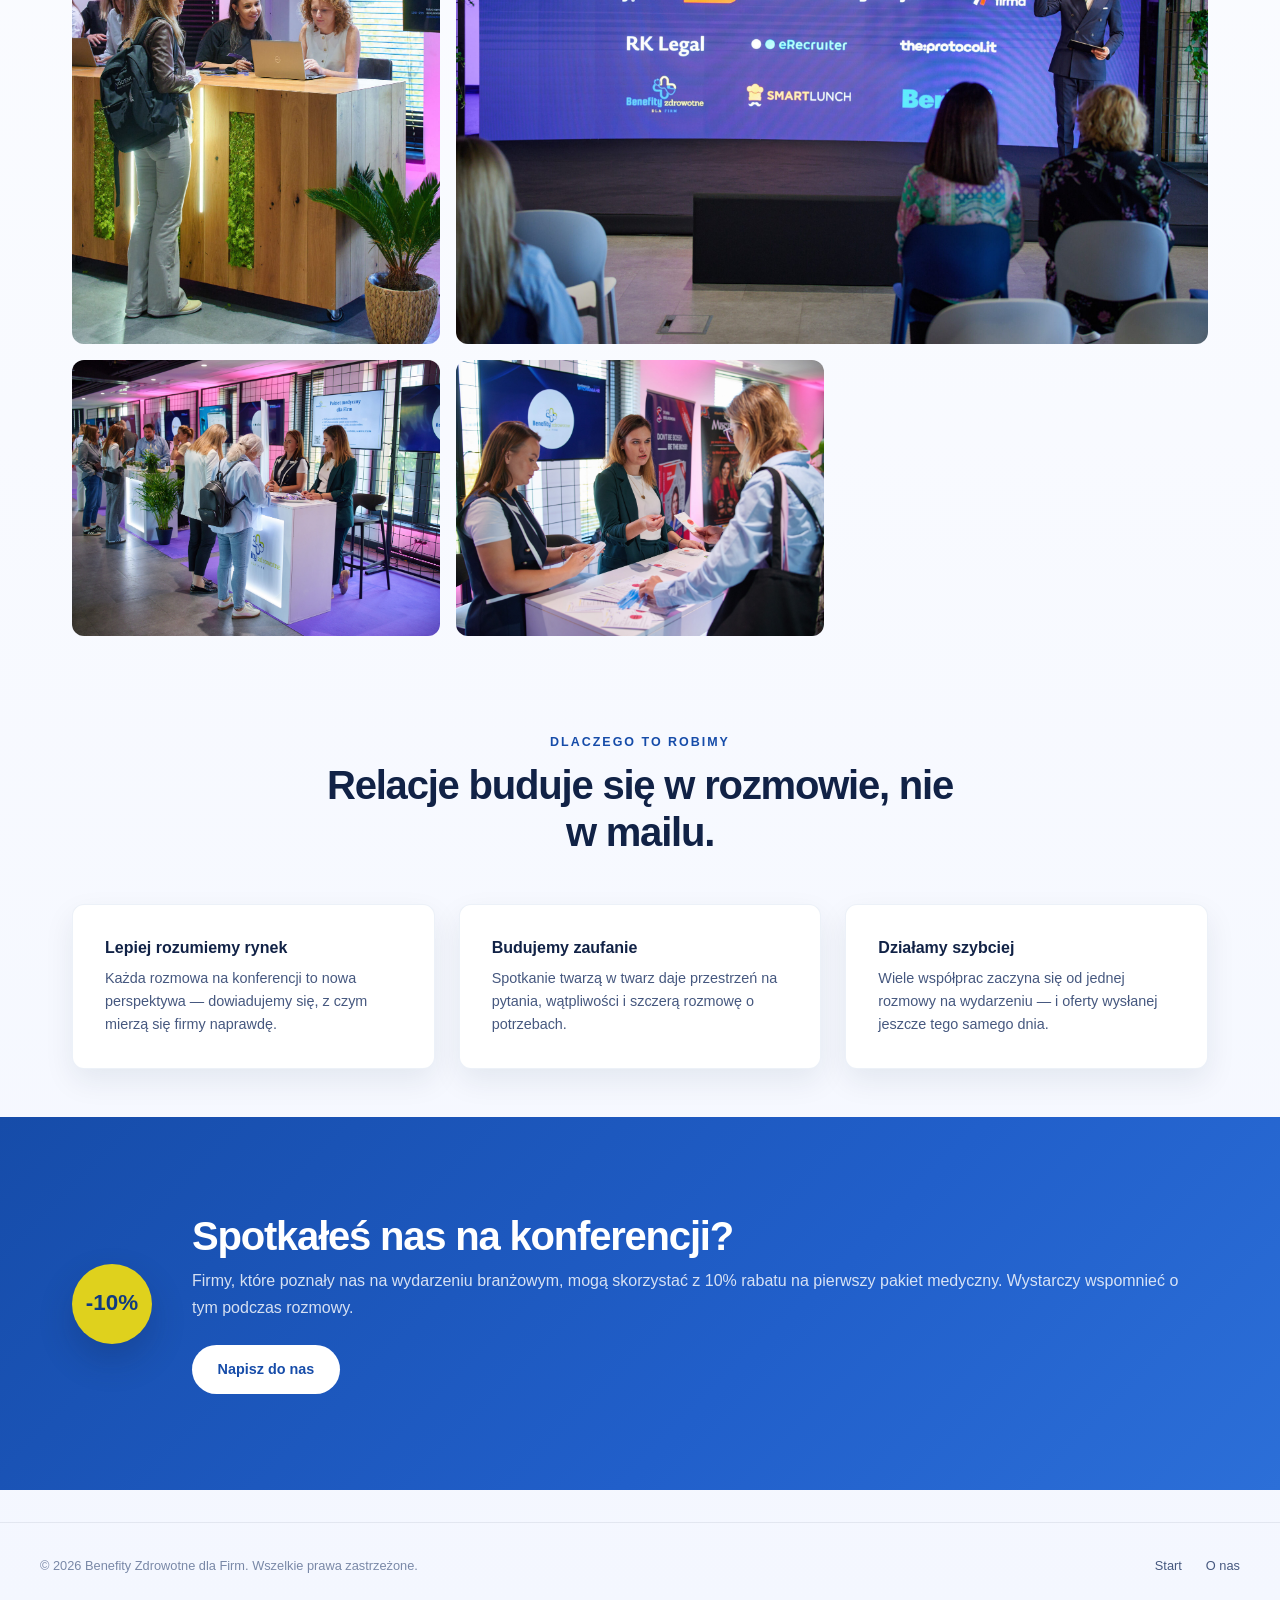
<file: pages/tam-gdzie-dzieje-sie-hr.html>
<!doctype html>
<html lang="pl">
<head>
  <meta charset="utf-8">
  <meta name="viewport" content="width=device-width, initial-scale=1">
  <title>Tam, gdzie dzieje się HR — Benefity Zdrowotne dla Firm</title>
  <meta name="description" content="Benefity Zdrowotne dla Firm na konferencjach i wydarzeniach branżowych. Rozmawiamy twarzą w twarz z ludźmi odpowiedzialnymi za HR.">
  <link rel="icon" href="../assets/Projekt-bez-nazwy.png" type="image/png">
  <link rel="preconnect" href="https://fonts.googleapis.com">
  <link rel="preconnect" href="https://fonts.gstatic.com" crossorigin>
  <link href="https://fonts.googleapis.com/css2?family=Fraunces:opsz,wght@9..144,500;9..144,600;9..144,700&family=Manrope:wght@400;500;600;700;800&display=swap" rel="stylesheet">
  <link rel="stylesheet" href="../styles/main.css">
</head>
<body>

  <header class="site-header">
    <div class="header-inner">
      <a class="brand" href="../index.html">
        <span class="logo-clip"><img src="../assets/Projekt-bez-nazwy.png" alt="Benefity Zdrowotne dla Firm" width="90" height="90"></span>
      </a>
      <button class="nav-toggle" type="button" aria-expanded="false" aria-controls="site-nav" aria-label="Otwórz menu">
        <span></span><span></span><span></span>
      </button>
      <nav class="site-nav" id="site-nav">
        <a href="../index.html">Start</a>
        <a href="o-nas.html">O nas</a>
        <a href="tam-gdzie-dzieje-sie-hr.html" class="active">Tam, gdzie dzieje się HR</a>
        <a class="nav-cta" href="../index.html#kontakt">Kontakt</a>
      </nav>
    </div>
  </header>

  <main>
    <section class="page-hero reveal">
      <p class="overline">Tam, gdzie dzieje się HR</p>
      <h1>Jesteśmy tam, gdzie mówi się o ludziach, zdrowiu i pracy.</h1>
      <div class="page-hero-copy">
        <p class="hero-lead">Uczestniczymy w wydarzeniach branżowych, konferencjach i spotkaniach HR-owych w całej Polsce – rozmawiając o tym, jak opieka medyczna może realnie wspierać pracowników, a nie tylko „dobrze wyglądać w ofercie benefitów”.</p>
        <p class="hero-lead">Każde takie wydarzenie to dla Nas okazja, by dzielić się doświadczeniem, poznawać potrzeby firm i inspirować do innego spojrzenia na zdrowie w miejscu pracy.</p>
        <p class="hero-lead">Zobacz gdzie już byłyśmy i gdzie być może spotkamy się z Tobą.</p>
      </div>
    </section>

    <section class="section gallery reveal">
      <div class="section-header">
        <p class="overline">Z wydarzeń</p>
        <h2>Wybrane momenty z konferencji i spotkań.</h2>
      </div>
      <div class="gallery-grid">
        <figure class="gallery-item gallery-item--wide">
          <img src="../assets/HR_0043-scaled.jpg" alt="Zespół na konferencji HR" loading="lazy">
        </figure>
        <figure class="gallery-item">
          <img src="../assets/HR_0222-scaled.jpg" alt="Rozmowy z uczestnikami" loading="lazy">
        </figure>
        <figure class="gallery-item">
          <img src="../assets/HR_0244-scaled.jpg" alt="Prezentacja pakietów" loading="lazy">
        </figure>
        <figure class="gallery-item gallery-item--wide">
          <img src="../assets/HR_0364-scaled.jpg" alt="Panel dyskusyjny" loading="lazy">
        </figure>
        <figure class="gallery-item">
          <img src="../assets/HR_0658-scaled.jpg" alt="Networking" loading="lazy">
        </figure>
        <figure class="gallery-item">
          <img src="../assets/HR_0981-scaled.jpg" alt="Stoisko Benefity Zdrowotne" loading="lazy">
        </figure>
      </div>
    </section>

    <section class="section reveal">
      <div class="section-header">
        <p class="overline">Dlaczego to robimy</p>
        <h2>Relacje buduje się w rozmowie, nie w mailu.</h2>
      </div>
      <div class="cards cards-3">
        <article class="card">
          <h3>Lepiej rozumiemy rynek</h3>
          <p>Każda rozmowa na konferencji to nowa perspektywa — dowiadujemy się, z czym mierzą się firmy naprawdę.</p>
        </article>
        <article class="card">
          <h3>Budujemy zaufanie</h3>
          <p>Spotkanie twarzą w twarz daje przestrzeń na pytania, wątpliwości i szczerą rozmowę o potrzebach.</p>
        </article>
        <article class="card">
          <h3>Działamy szybciej</h3>
          <p>Wiele współprac zaczyna się od jednej rozmowy na wydarzeniu — i oferty wysłanej jeszcze tego samego dnia.</p>
        </article>
      </div>
    </section>

    <section class="section promo reveal">
      <div class="promo-inner">
        <div class="promo-badge">-10%</div>
        <div class="promo-copy">
          <h2>Spotkałeś nas na konferencji?</h2>
          <p>Firmy, które poznały nas na wydarzeniu branżowym, mogą skorzystać z 10% rabatu na pierwszy pakiet medyczny. Wystarczy wspomnieć o tym podczas rozmowy.</p>
          <a class="btn btn-primary" href="mailto:benefityzdrowotne@gmail.com?subject=Konferencja partnerska — oferta specjalna">Napisz do nas</a>
        </div>
      </div>
    </section>
  </main>

  <footer class="site-footer">
    <div class="footer-inner">
      <p>&copy; 2026 Benefity Zdrowotne dla Firm. Wszelkie prawa zastrzeżone.</p>
      <nav><a href="../index.html">Start</a><a href="o-nas.html">O nas</a></nav>
    </div>
  </footer>

  <script src="../js/main.js"></script>
</body>
</html>
</file>
<file: styles/main.css>
/* ── Executive Care — Design System ───────────────────── */
:root {
  --brand:   #164ca9;
  --brand-d: #103a81;
  --brand-l: #4a78d0;
  --accent:  #dfd11d;
  --accent-l:#f0e980;
  --bg:      #f4f7ff;
  --bg-card: #ffffff;
  --surface: #eaf0ff;
  --ink:     #112246;
  --ink-mid: #46587f;
  --ink-soft:#7988a7;
  --radius:  12px;
  --radius-lg:20px;
  --shadow:  0 12px 30px rgba(17,34,70,.08);
  --shadow-lg:0 22px 48px rgba(17,34,70,.12);
  --font-head:'Sora', sans-serif;
  --font-body:'IBM Plex Sans', sans-serif;
  --ease: cubic-bezier(.22,1,.36,1);
  --max-w: 1200px;
}
/* Skip link for accessibility */
.skip-link{position:fixed;left:50%;top:1rem;transform:translate(-50%, -120%);background:rgba(22,76,169,.96);color:#fff;padding:.85rem 1.3rem;border-radius:999px;z-index:9999;box-shadow:var(--shadow);opacity:0;visibility:hidden;transition:transform .2s ease,opacity .2s ease,visibility .2s ease;pointer-events:none;font-weight:600;letter-spacing:.01em;}
.skip-link:focus-visible, .skip-link:focus{transform:translate(-50%, 0);opacity:1;visibility:visible;pointer-events:auto;}

/* Policy pages: slightly smaller hero and tighter spacing to match subpage layout */
.page-hero{max-width:var(--max-w);margin:0 auto;padding:3rem 2rem 1.75rem;text-align:center;}
.page-hero h1{font-size:clamp(2rem,4vw,2.8rem);margin-bottom:.6rem;letter-spacing:-.03em;}
.page-hero .hero-lead{font-size:0.98rem;color:var(--ink-mid);max-width:640px;margin:0 auto;}
.policy-content{max-width:var(--max-w);margin:0 auto 3rem;padding:0 2rem;}
.policy-card{background:#fff;border-radius:28px;box-shadow:var(--shadow-lg);border:1px solid rgba(17,34,70,.07);overflow:hidden;}
.policy-card .section{padding:2rem 2rem;}
.policy-card .section + .section{border-top:1px solid rgba(17,34,70,.08);}
.policy-card h2{font-family:var(--font-head);font-size:clamp(1.35rem,2vw,1.8rem);margin-top:0;color:var(--ink);line-height:1.2;}
.policy-card h3{font-family:var(--font-head);font-size:0.98rem;color:var(--ink);margin-top:1.4rem;}
.policy-card p, .policy-card li, .policy-card dt, .policy-card dd{font-size:0.98rem;color:var(--ink-mid);line-height:1.9;}
.policy-card ul, .policy-card ol{margin:1rem 0 1rem 1.4rem;}
.policy-card li{margin-bottom:0.75rem;}
.policy-card strong{color:var(--ink);}
.policy-card a{color:var(--brand);text-decoration:none;border-bottom:1px dashed rgba(22,76,169,.3);}
.policy-card a:hover,.policy-card a:focus-visible{color:var(--brand-d);}
.policy-card .policy-note{background:rgba(223,209,29,.12);border:1px solid rgba(223,209,29,.24);border-radius:18px;padding:1.5rem 1.75rem;margin-top:2rem;color:var(--ink);}
.policy-card .policy-note strong{color:var(--brand-d);}
.policy-card .section h2{margin-bottom:0.85rem;}
.policy-card .section h3{margin-bottom:0.65rem;}
.footer-inner nav a#bzdf-revoke-consent{color:var(--ink-soft);font-weight:600}
*,*::before,*::after{box-sizing:border-box;margin:0;padding:0;}
html{scroll-behavior:smooth;font-size:16px;}
body{font-family:var(--font-body);color:var(--ink);background:radial-gradient(circle at top right, rgba(223,209,29,.16), transparent 24%),linear-gradient(180deg, #ffffff 0%, var(--bg) 100%);line-height:1.65;-webkit-font-smoothing:antialiased;overflow-x:hidden;}
img{display:block;max-width:100%;}

/* ── Reveal Animations ───────────────────────── */
.reveal{opacity:0;transform:translateY(32px);transition:opacity .7s var(--ease),transform .7s var(--ease);}
.reveal.is-visible{opacity:1;transform:none;}
.reveal-delay-1{transition-delay:.15s;}
.reveal-delay-2{transition-delay:.3s;}

/* ── Header ──────────────────────────────────── */
.site-header{position:sticky;top:0;z-index:100;background:rgba(255,255,255,.84);backdrop-filter:blur(12px);border-bottom:1px solid rgba(17,34,70,.08);transition:transform .35s ease;}
.site-header.is-scrolled{box-shadow:0 12px 28px rgba(17,34,70,.12);}
.site-header.is-hidden{transform:translateY(-100%);}
.header-inner{display:flex;align-items:center;max-width:var(--max-w);margin:0 auto;padding:.95rem 2rem;gap:2rem;}
.brand{flex-shrink:0;text-decoration:none;}
.logo-clip{display:block;width:clamp(180px,18vw,225px);height:auto;}
.logo-clip img{display:block;width:100%;height:auto;margin:0;}
.site-nav{display:flex;align-items:center;gap:2rem;margin-left:auto;padding-left:clamp(2rem,8vw,7rem);}
.site-nav a{font-size:.875rem;font-weight:600;color:var(--ink-mid);text-decoration:none;position:relative;transition:color .25s;}
.site-nav a::after{content:'';position:absolute;bottom:-4px;left:0;width:0;height:2px;background:var(--brand);border-radius:1px;transition:width .3s var(--ease);}
.site-nav a:hover,.site-nav a.active{color:var(--brand);}
.site-nav a:hover::after,.site-nav a.active::after{width:100%;}
.nav-cta{background:var(--brand);color:#fff!important;padding:.55rem 1.25rem;border-radius:999px;transition:background .25s,transform .2s!important;box-shadow:0 10px 22px rgba(22,76,169,.22);}
.nav-cta::after{display:none!important;}
.nav-cta:hover{background:var(--brand-d);transform:translateY(-1px);}

/* Mobile nav toggle */
.nav-toggle{display:none;background:none;border:none;cursor:pointer;width:32px;height:24px;position:relative;flex-shrink:0;}
.nav-toggle span{display:block;position:absolute;left:0;width:100%;height:2px;background:var(--ink);border-radius:2px;transition:all .3s var(--ease);}
.nav-toggle span:nth-child(1){top:0;}
.nav-toggle span:nth-child(2){top:50%;transform:translateY(-50%);}
.nav-toggle span:nth-child(3){bottom:0;}
.nav-toggle.is-open span:nth-child(1){transform:translateY(11px) rotate(45deg);}
.nav-toggle.is-open span:nth-child(2){opacity:0;}
.nav-toggle.is-open span:nth-child(3){transform:translateY(-11px) rotate(-45deg);}

/* ── Buttons ─────────────────────────────────── */
.btn{display:inline-flex;align-items:center;gap:.5rem;font-family:var(--font-body);font-weight:700;font-size:.9rem;text-decoration:none;border-radius:999px;padding:.8rem 1.6rem;transition:all .3s var(--ease);cursor:pointer;border:none;}
.btn-primary{background:var(--brand);color:#fff;}
.btn-primary:hover{background:var(--brand-d);transform:translateY(-2px);box-shadow:0 10px 24px rgba(22,76,169,.24);}
.btn-outline{background:transparent;color:var(--brand);border:2px solid var(--brand);}
.btn-outline:hover{background:var(--brand);color:#fff;transform:translateY(-2px);}

/* ── Typography ──────────────────────────────── */
.overline{font-size:.78rem;font-weight:700;text-transform:uppercase;letter-spacing:.16em;color:var(--brand);margin-bottom:.6rem;}
h1{font-family:var(--font-head);font-weight:800;font-size:clamp(2.2rem,5vw,3.7rem);line-height:1.08;letter-spacing:-.04em;color:var(--ink);}
h2{font-family:var(--font-head);font-weight:700;font-size:clamp(1.6rem,3.5vw,2.5rem);line-height:1.18;letter-spacing:-.03em;}
h3{font-family:var(--font-head);font-weight:700;font-size:1rem;line-height:1.35;}
.hero-lead{font-size:1.15rem;color:var(--ink-mid);max-width:540px;line-height:1.7;}

/* ── Section base ────────────────────────────── */
.section{max-width:var(--max-w);margin:0 auto;padding:3rem 2rem;}
.section--surface{background:linear-gradient(180deg, rgba(22,76,169,.06) 0%, rgba(255,255,255,.9) 100%);max-width:100%;}.section--surface > *{max-width:var(--max-w);margin-left:auto;margin-right:auto;}
.section-header{text-align:center;max-width:640px;margin:0 auto 3rem;}
.section-header h2{margin-top:.5rem;}

/* ── Hero ────────────────────────────────────── */
.hero{position:relative;display:grid;grid-template-columns:1fr 1fr;gap:3rem;align-items:center;max-width:var(--max-w);margin:0 auto;padding:4rem 2rem 3rem;}
.hero::before{content:'';position:absolute;inset:auto 2rem 0 auto;width:280px;height:280px;border-radius:50%;background:radial-gradient(circle, rgba(223,209,29,.22) 0%, rgba(223,209,29,0) 72%);pointer-events:none;}
.hero-actions{display:flex;flex-wrap:wrap;gap:1rem;margin-top:2rem;}
.hero-images{position:relative;display:flex;gap:1rem;justify-content:flex-end;}
.hero-img-main{width:55%;border-radius:var(--radius-lg);object-fit:cover;box-shadow:var(--shadow-lg);border:4px solid rgba(22,76,169,.22);}
.hero-img-accent{width:40%;border-radius:var(--radius-lg);object-fit:cover;box-shadow:var(--shadow);margin-top:2.5rem;border:4px solid rgba(223,209,29,.4);}
.hero-images--single{justify-content:center;}
.hero-img-single{width:min(100%, 390px);max-height:460px;border-radius:28px;object-fit:cover;box-shadow:var(--shadow-lg);border:4px solid rgba(22,76,169,.18);}

/* ── Page hero (subpages) ────────────────────── */
.page-hero{max-width:var(--max-w);margin:0 auto;padding:4rem 2rem 2rem;text-align:center;}
.page-hero .hero-lead{margin:1rem auto 0;max-width:640px;}
.page-hero-copy{display:grid;gap:1rem;max-width:880px;margin:1.2rem auto 0;}
.page-hero-copy .hero-lead{max-width:760px;margin:0 auto;}

/* ── Metrics ─────────────────────────────────── */
.metrics{max-width:var(--max-w);margin:0 auto;padding:2rem 2rem;}
.metrics-grid{display:grid;grid-template-columns:repeat(auto-fit,minmax(180px,1fr));gap:2rem;text-align:center;}
.metric{padding:2rem 1rem;background:linear-gradient(180deg, rgba(255,255,255,.98) 0%, rgba(234,240,255,.88) 100%);border-radius:var(--radius);box-shadow:var(--shadow);border:1px solid rgba(22,76,169,.08);transition:transform .3s var(--ease),box-shadow .3s var(--ease);}
.metric:hover{transform:translateY(-4px);box-shadow:var(--shadow-lg);}
.metric-value{font-family:var(--font-head);font-size:2.8rem;font-weight:700;color:var(--brand);line-height:1;}
.metric-plus{font-family:var(--font-head);font-size:1.6rem;font-weight:600;color:var(--brand-l);}
.metric p{font-size:.85rem;color:var(--ink-mid);margin-top:.4rem;}

/* ── Cards ───────────────────────────────────── */
.cards{display:grid;gap:1.5rem;}
.cards-3{grid-template-columns:repeat(auto-fit,minmax(260px,1fr));}
.cards-4{grid-template-columns:repeat(auto-fit,minmax(240px,1fr));}
.card{background:var(--bg-card);border-radius:var(--radius);padding:2rem;box-shadow:var(--shadow);border:1px solid rgba(22,76,169,.08);transition:transform .3s var(--ease),box-shadow .3s var(--ease);}
.card:hover{transform:translateY(-4px);box-shadow:var(--shadow-lg);}
.card-icon{width:48px;height:48px;display:flex;align-items:center;justify-content:center;background:linear-gradient(135deg, rgba(22,76,169,.12), rgba(223,209,29,.18));border-radius:14px;margin-bottom:1rem;color:var(--brand);}
.card h3{margin-bottom:.5rem;}
.card p{font-size:.9rem;color:var(--ink-mid);line-height:1.6;}

/* ── Benefits (split layout) ─────────────────── */
.benefits-layout{display:grid;grid-template-columns:1fr 1fr;gap:4rem;align-items:center;}
.benefits-list article{padding:1rem 0;border-bottom:1px solid rgba(17,34,70,.08);}
.benefits-list article:last-child{border:none;}
.benefits-list h3{margin-bottom:.3rem;color:var(--ink);}
.benefits-list p{font-size:.9rem;color:var(--ink-mid);}
.benefits-visual{display:flex;flex-direction:column;align-items:center;}
.benefits-visual img{width:min(100%, 360px);border-radius:var(--radius-lg);box-shadow:var(--shadow);}
.stat-badge{margin-top:1.5rem;padding:1.25rem;background:var(--bg-card);border-radius:var(--radius);border-left:4px solid var(--accent);font-size:.9rem;color:var(--ink-mid);line-height:1.6;box-shadow:var(--shadow);}
.benefits-visual .stat-badge{width:min(100%, 360px);}
.stat-badge strong{display:block;font-size:2rem;font-family:var(--font-head);color:var(--accent);line-height:1.2;margin-bottom:.25rem;}
.stat-badge cite{display:block;font-style:normal;font-size:.75rem;color:var(--ink-soft);margin-top:.4rem;}

/* ── Process steps ───────────────────────────── */
.steps{display:grid;grid-template-columns:repeat(auto-fit,minmax(260px,1fr));gap:2rem;counter-reset:step;}
.step{position:relative;padding:2rem;background:var(--bg-card);border-radius:var(--radius);box-shadow:var(--shadow);border:1px solid rgba(22,76,169,.08);transition:transform .3s var(--ease);}
.step:hover{transform:translateY(-4px);}
.step-num{font-family:var(--font-head);font-size:2.4rem;font-weight:700;color:var(--brand-l);opacity:.35;line-height:1;}
.step h3{margin:.75rem 0 .4rem;}
.step p{font-size:.9rem;color:var(--ink-mid);}

/* ── Promo ───────────────────────────────────── */
.promo{background:linear-gradient(135deg, var(--brand) 0%, #215fca 60%, #2c6fd8 100%);max-width:100%;border-radius:0;}
.promo .promo-inner{max-width:var(--max-w);margin:0 auto;display:flex;align-items:center;gap:2.5rem;padding:3rem 2rem;}
.promo-badge{flex-shrink:0;width:80px;height:80px;border-radius:50%;background:var(--accent);display:flex;align-items:center;justify-content:center;font-family:var(--font-head);font-weight:700;font-size:1.4rem;color:var(--brand-d);box-shadow:0 16px 34px rgba(17,34,70,.24);}
.promo-copy h2{color:#fff;margin-bottom:.5rem;}
.promo-copy p{color:rgba(255,255,255,.82);margin-bottom:1.5rem;}
.promo .btn-primary{background:#fff;color:var(--brand);}
.promo .btn-primary:hover{background:var(--accent-l);transform:translateY(-2px);}

/* ── Living section ─────────────────────────── */
.living-section{padding-top:0;}
.living-shell{position:relative;overflow:hidden;padding:2rem;border-radius:28px;background:linear-gradient(135deg,#102d66 0%,#15449a 55%,#1f57ba 100%);box-shadow:var(--shadow-lg);}
.living-shell::before{content:'';position:absolute;inset:auto -80px -80px auto;width:260px;height:260px;border-radius:50%;background:radial-gradient(circle,rgba(223,209,29,.28) 0%,rgba(223,209,29,0) 72%);pointer-events:none;}
.living-copy{position:relative;z-index:1;display:grid;grid-template-columns:1.05fr .95fr;gap:2rem;align-items:start;}
.living-copy .overline{color:var(--accent-l);}
.living-copy h2{color:#fff;max-width:13ch;}
.living-lead{color:rgba(255,255,255,.78);max-width:58ch;font-size:1rem;line-height:1.7;margin-top:.9rem;}
.download-grid{display:grid;grid-template-columns:repeat(3,minmax(0,1fr));gap:1rem;grid-column:1 / -1;align-self:end;}
.download-card{display:flex;flex-direction:column;gap:.5rem;min-height:170px;padding:1.1rem;border-radius:20px;background:rgba(255,255,255,.12);border:1px solid rgba(255,255,255,.16);text-decoration:none;color:#fff;backdrop-filter:blur(12px);transition:transform .3s var(--ease),background .3s var(--ease),border-color .3s var(--ease);}
.download-card:hover{transform:translateY(-4px);background:rgba(255,255,255,.18);border-color:rgba(223,209,29,.5);}
.download-card:focus-visible{outline:3px solid rgba(223,209,29,.8);outline-offset:4px;}
.download-card strong{font-family:var(--font-head);font-size:1rem;line-height:1.35;overflow-wrap:anywhere;text-wrap:pretty;}
.download-card span:last-child{color:rgba(255,255,255,.76);font-size:.92rem;overflow-wrap:anywhere;text-wrap:pretty;}
.download-kicker{display:inline-flex;align-items:center;justify-content:center;width:max-content;padding:.3rem .55rem;border-radius:999px;background:rgba(223,209,29,.22);color:var(--accent-l);font-size:.72rem;font-weight:700;text-transform:uppercase;letter-spacing:.08em;}
.case-marquee{position:relative;z-index:1;margin-top:1.5rem;overflow:hidden;mask-image:linear-gradient(to right,transparent 0,black 10%,black 90%,transparent 100%);}
.case-track{display:flex;gap:1rem;width:max-content;animation:case-scroll 28s linear infinite;}
.case-marquee:hover .case-track{animation-play-state:paused;}
.case-card{width:320px;padding:1.25rem;border-radius:22px;background:#fff;color:var(--ink);box-shadow:0 18px 42px rgba(7,24,58,.18);border:1px solid rgba(22,76,169,.1);}
.case-card--accent{background:linear-gradient(180deg,#f7f4bf 0%,#fffbe3 100%);}
.case-type{display:inline-flex;align-items:center;justify-content:center;padding:.3rem .55rem;border-radius:999px;background:rgba(22,76,169,.08);color:var(--brand);font-size:.72rem;font-weight:700;letter-spacing:.08em;text-transform:uppercase;}
.case-card h3{margin:.85rem 0 .45rem;}
.case-card p{font-size:.92rem;color:var(--ink-mid);}
.case-card ul{margin-top:1rem;padding-left:1rem;color:var(--ink-mid);}
.case-card li+li{margin-top:.35rem;}
.micro-badges{position:relative;z-index:1;display:flex;flex-wrap:wrap;gap:.75rem;margin-top:1.35rem;}
.micro-badges span{display:inline-flex;align-items:center;padding:.55rem .85rem;border-radius:999px;background:rgba(255,255,255,.12);color:#fff;font-size:.82rem;border:1px solid rgba(255,255,255,.12);}
@keyframes case-scroll{
  from{transform:translateX(0);}
  to{transform:translateX(calc(-50% - .5rem));}
}

/* ══════════════════════════════════════════════════
   PUZZLE OFFER — real SVG interlocking puzzle shapes
   Each article contains an inline SVG (viewBox -60 -60 600 560)
   that draws the shaped fill. Content overlays the SVG.
   ══════════════════════════════════════════════════ */
.puzzle-offer{padding-top:1rem;scroll-margin-top:140px;}
#materialy{scroll-margin-top:140px;}
#materialy::before{
  content:"";
  display:block;
  height:140px;
  margin-top:-140px;
  visibility:hidden;
  pointer-events:none;
}
.puzzle-piece__body{
  justify-content:center;
}
.puzzle-piece__overlay{
  align-items:center;
}
#materialy::before{
  content:"";
  display:block;
  height:120px;
  margin-top:-120px;
  visibility:hidden;
  pointer-events:none;
}
.puzzle-offer-header{max-width:820px;}
.puzzle-lead{font-size:1rem;color:var(--ink-mid);line-height:1.75;max-width:72ch;}
.puzzle-wrap{display:grid;gap:2.5rem;}

/* Grid */
.puzzle-grid{
  display:grid;
  grid-template-columns:repeat(2,minmax(0,1fr));
  gap:0;
  width:min(980px,calc(100vw - 1rem));
  margin:0 auto;
  padding:1.9rem 2rem 2.1rem;
  box-sizing:border-box;
}

/* Piece — the SVG defines its own height via aspect ratio of viewBox */
.puzzle-piece{
  position:relative;
  /* height is driven by the SVG viewBox 600/560 ≈ 1.07 */
  overflow:visible;
  margin:0;
  cursor:pointer;
  transition:transform .32s cubic-bezier(.34,1.26,.64,1),
             filter .28s ease;
  z-index:1;
}
.puzzle-piece:hover,
.puzzle-piece:focus{
  transform:scale(1.02);
  filter:drop-shadow(0 22px 50px rgba(17,34,70,.32));
  z-index:10;
  outline:none;
}

/* SVG — fills the article box and defines the puzzle shape */
.puzzle-piece__bg{
  display:block;
  width:100%;
  height:auto;
}

/* Content layer floats over SVG */
.puzzle-piece__body{
  position:absolute;
  /* Keep text inside safe zone away from tabs/notches */
  top:21%;left:17%;right:17%;bottom:19%;
  padding:1.95rem 2.05rem 1.8rem;
  box-sizing:border-box;
  display:flex;
  flex-direction:column;
  align-items:center;
  text-align:center;
  pointer-events:none;
  transition:opacity .22s ease,transform .28s ease;
}
.puzzle-piece:hover .puzzle-piece__body,
.puzzle-piece:focus .puzzle-piece__body{opacity:.18;transform:translateY(5px) scale(.986);}
.puzzle-piece__id{
  display:inline-flex;align-items:center;justify-content:center;
  width:42px;height:42px;border-radius:12px;
  font-family:var(--font-head);font-weight:800;font-size:.83rem;
  margin-bottom:.68rem;flex-shrink:0;
  align-self:center;
}
.puzzle-piece--1 .puzzle-piece__id{background:rgba(22,76,169,.22);color:#0d3580;}
.puzzle-piece--2 .puzzle-piece__id{background:rgba(150,110,0,.18);color:#7a5200;}
.puzzle-piece--3 .puzzle-piece__id{background:rgba(18,110,60,.22);color:#0e5c30;}
.puzzle-piece--4 .puzzle-piece__id{background:rgba(80,50,200,.20);color:#3d22a0;}

.puzzle-piece h3{font-size:.98rem;font-weight:700;line-height:1.23;margin:0 0 .38rem;color:var(--ink);text-align:center;}
.puzzle-piece__summary{font-size:.8rem;color:var(--ink-mid);line-height:1.55;margin:0;text-align:center;}

/* Hover overlay */
.puzzle-piece__overlay{
  position:absolute;
  top:21%;left:17%;right:17%;bottom:19%;
  padding:1.95rem 2.05rem 1.8rem;
  box-sizing:border-box;
  display:flex;align-items:center;justify-content:center;
  opacity:0;pointer-events:none;
  transition:opacity .24s ease;
}
.puzzle-piece:hover .puzzle-piece__overlay,
.puzzle-piece:focus .puzzle-piece__overlay{opacity:1;}
.puzzle-piece__overlay-inner{
  background:rgba(14,28,62,.92);
  backdrop-filter:blur(8px);-webkit-backdrop-filter:blur(8px);
  border-radius:16px;padding:1.15rem 1.25rem;width:100%;
  box-shadow:0 18px 30px rgba(17,34,70,.26);
  transform:translateY(10px) scale(.95);
  transition:transform .28s cubic-bezier(.34,1.2,.64,1);
}
.puzzle-piece:hover .puzzle-piece__overlay-inner,
.puzzle-piece:focus .puzzle-piece__overlay-inner{transform:translateY(0) scale(1);}
.puzzle-piece__overlay-inner p{font-size:.92rem;color:rgba(255,255,255,.93);line-height:1.72;margin:0;}

/* Footer */
.puzzle-meta{display:grid;grid-template-columns:1fr auto;gap:1.25rem;align-items:center;max-width:min(980px,calc(100vw - 1rem));margin:0 auto;}
.puzzle-note{padding:1.2rem 1.4rem;border-radius:20px;background:linear-gradient(160deg,rgba(255,255,255,.98),rgba(234,240,255,.9));border:1px solid rgba(22,76,169,.1);box-shadow:0 2px 12px rgba(17,34,70,.06);}
.puzzle-note strong{display:block;font-size:.97rem;margin-bottom:.4rem;}
.puzzle-note p{font-size:.94rem;color:var(--ink-mid);line-height:1.7;margin:0;}

@media(max-width:700px){
  .puzzle-grid{grid-template-columns:1fr;gap:1rem;max-width:620px;padding:.35rem 0 .5rem;}
  .puzzle-piece__body{top:17%;left:13%;right:13%;bottom:14%;padding:1.45rem 1.5rem 1.35rem;}
  .puzzle-piece__overlay{top:17%;left:13%;right:13%;bottom:14%;padding:1.45rem 1.5rem 1.35rem;}
  .puzzle-piece__bg{border-radius:18px;}
  .puzzle-meta{grid-template-columns:1fr;}
}

html{scroll-padding-top:140px;}

/* ── Contact ─────────────────────────────────── */
.contact{max-width:var(--max-w);margin:0 auto;padding:5rem 2rem;}
.contact-grid{display:grid;grid-template-columns:repeat(auto-fit,minmax(280px,1fr));gap:1.5rem;margin-top:2rem;}
.contact-card{background:var(--bg-card);border-radius:var(--radius-lg);padding:2rem;box-shadow:var(--shadow);border:1px solid rgba(22,76,169,.08);transition:transform .3s var(--ease);text-align:center;}
.contact-card:hover{transform:translateY(-4px);}
.contact-card--highlight{border:2px solid var(--brand);}
.contact-card--secondary{border:2px solid rgba(22,76,169,.26);}
.contact-avatar{width:88px;height:88px;border-radius:50%;object-fit:cover;margin-bottom:1rem;box-shadow:var(--shadow);}
.contact-card h3{margin-bottom:.3rem;}
.contact-card p{font-size:.9rem;color:var(--ink-mid);margin-bottom:1rem;}
.contact-links{display:flex;flex-wrap:wrap;gap:.6rem;justify-content:center;}
.contact-links a{font-size:.8rem;font-weight:600;color:var(--brand);background:rgba(22,76,169,.08);padding:.4rem .9rem;border-radius:999px;text-decoration:none;transition:background .2s,color .2s;}
.contact-links a:hover{background:var(--brand);color:#fff;}
.contact-card--email{display:flex;flex-direction:column;justify-content:center;background:var(--surface);}
.contact-card--email p{font-weight:600;color:var(--brand);font-size:1rem;word-break:break-all;}
.contact-card--form{grid-column:1 / -1;text-align:left;background:linear-gradient(180deg, rgba(234,240,255,.82) 0%, #fff 100%);}
.lead-form{display:grid;grid-template-columns:repeat(2,minmax(0,1fr));gap:1rem;margin-top:1.25rem;}
.lead-form label{display:grid;gap:.45rem;font-size:.88rem;font-weight:600;color:var(--ink);}
.lead-form input,.lead-form textarea,.lead-form select{width:100%;font:inherit;color:var(--ink);background:#fff;border:1px solid rgba(22,76,169,.14);border-radius:16px;padding:.9rem 1rem;box-shadow:inset 0 1px 0 rgba(255,255,255,.6);}
.lead-form textarea{resize:vertical;min-height:140px;}
.lead-form input:focus,.lead-form textarea:focus,.lead-form select:focus{outline:none;border-color:rgba(22,76,169,.42);box-shadow:0 0 0 4px rgba(22,76,169,.12);}
.lead-form .field--full{grid-column:1 / -1;}
.lead-form button{justify-content:center;}
.lead-consent{grid-template-columns:24px 1fr;align-items:start;gap:.8rem;}
.lead-consent input{margin-top:.15rem;width:18px;height:18px;padding:0;box-shadow:none;}
.lead-consent span{font-size:.82rem;font-weight:500;line-height:1.6;color:var(--ink-mid);}
.lead-form-note{font-size:.84rem;color:var(--ink-soft);line-height:1.6;}
.lead-form-feedback{min-height:1.4rem;font-size:.84rem;color:var(--brand-d);font-weight:600;}
.lead-form-actions{display:flex;flex-wrap:wrap;gap:.85rem;align-items:center;}

/* ── Founders (o-nas) ────────────────────────── */
.founder-card{display:grid;grid-template-columns:240px 1fr;gap:2.5rem;align-items:start;padding:2.5rem;background:var(--bg-card);border-radius:var(--radius-lg);box-shadow:var(--shadow);margin-bottom:2rem;transition:transform .3s var(--ease);}
.founder-card:hover{transform:translateY(-3px);}
.founder-card img{width:100%;border-radius:var(--radius);object-fit:cover;aspect-ratio:3/4;}
.founder-role{font-size:.85rem;font-weight:600;color:var(--brand);margin-bottom:.75rem;}
.founder-card p{font-size:.95rem;color:var(--ink-mid);line-height:1.65;margin-bottom:.75rem;}

/* ── Principles cards (o-nas) ────────────────── */
.principles .card{border-top:3px solid var(--brand);}

/* ── Gallery (HR page) ───────────────────────── */
.gallery-grid{display:grid;grid-template-columns:repeat(3,1fr);gap:1rem;}
.gallery-item{overflow:hidden;border-radius:var(--radius);background:var(--surface);}
.gallery-item--wide{grid-column:span 2;}
.gallery-item img{width:100%;height:100%;object-fit:cover;aspect-ratio:4/3;transition:transform .5s var(--ease);}
.gallery-item:hover img{transform:scale(1.04);}

/* ── Footer ──────────────────────────────────── */
.site-footer{border-top:1px solid rgba(17,34,70,.08);padding:2rem;margin-top:2rem;}
.footer-inner{max-width:var(--max-w);margin:0 auto;display:flex;justify-content:space-between;align-items:center;flex-wrap:wrap;gap:1rem;}
.footer-inner p{font-size:.8rem;color:var(--ink-soft);}
.footer-inner nav{display:flex;gap:1.5rem;}
.footer-inner nav a{font-size:.8rem;color:var(--ink-mid);text-decoration:none;transition:color .2s;}
.footer-inner nav a:hover{color:var(--brand);}

/* ── Responsive ──────────────────────────────── */
@media(max-width:900px){
  .hero{grid-template-columns:1fr;text-align:center;}
  .hero-actions{justify-content:center;}
  .hero-images{justify-content:center;}
  .hero-img-main{width:45%;max-height:320px;}
  .hero-img-accent{width:35%;max-height:260px;}
  .hero-img-single{width:min(100%, 330px);max-height:390px;}
  .benefits-layout{grid-template-columns:1fr;}
  .living-copy{grid-template-columns:1fr;}
  .living-copy h2{max-width:none;}
  .download-grid{grid-template-columns:repeat(2,minmax(0,1fr));}
  .puzzle-grid{grid-template-columns:1fr 1fr;}
  .puzzle-piece{margin:0;}
  .puzzle-meta{grid-template-columns:1fr;}
  .founder-card{grid-template-columns:1fr;text-align:center;}
  .founder-card img{max-width:200px;margin:0 auto;}
  .gallery-grid{grid-template-columns:1fr 1fr;}
  .gallery-item--wide{grid-column:span 1;}
  .promo .promo-inner{flex-direction:column;text-align:center;}
}
@media(max-width:768px){
  .header-inner{padding:.5rem 1rem;justify-content:space-between;gap:.5rem;position:relative;}
  .logo-clip{width:135px;height:auto;}
  .logo-clip img{width:100%;height:auto;}
  .nav-toggle{display:block;order:2;margin-left:auto;}
  .site-nav{display:none;position:absolute;top:calc(100% + 1px);left:0;right:0;background:var(--bg);flex-direction:column;padding:1.25rem 1rem;gap:.8rem;border-bottom:1px solid rgba(0,0,0,.08);box-shadow:var(--shadow);z-index:200;}
  .site-nav.is-open{display:flex;}
  .nav-cta{align-self:flex-start;}
  .hero{padding:1.5rem 1rem;gap:1.5rem;}
  h1{font-size:1.7rem;}
  .hero-lead{font-size:1rem;}
  .hero-images{gap:.6rem;}
  .hero-img-main{width:50%;max-height:260px;}
  .hero-img-accent{width:38%;max-height:200px;margin-top:1.5rem;}
  .hero-img-single{width:100%;max-width:260px;max-height:310px;}
  .section{padding:2rem 1rem;}
  .contact{padding:2rem 1rem;}
  .promo .promo-inner{padding:1.5rem 1rem;gap:1rem;}
  .living-shell{padding:1.5rem;}
  .download-grid{grid-template-columns:1fr;}
  .download-card{min-height:auto;}
  .case-card{width:280px;}
  .puzzle-grid{grid-template-columns:1fr;gap:1rem;max-width:620px;padding:.35rem 0 .5rem;}
  .puzzle-piece{min-height:auto;margin:0;}
  .puzzle-piece__connector{display:none;}
  .puzzle-assembled{border-radius:24px;padding:1rem 1.2rem;}
  .cards-4{grid-template-columns:1fr;}
  .gallery-grid{grid-template-columns:1fr;}
  .contact-grid{grid-template-columns:1fr;}
  .lead-form{grid-template-columns:1fr;}
  .lead-form-actions{flex-direction:column;align-items:stretch;}
  .founder-card{padding:1rem;}
  .metrics-grid{grid-template-columns:repeat(3,1fr);gap:1rem;}
  .metric{padding:1.25rem .75rem;}
  .metric-value{font-size:2rem;}
  .footer-inner{flex-direction:column;text-align:center;}
  .footer-inner nav{justify-content:center;flex-wrap:wrap;gap:.75rem;}
}
@media(prefers-reduced-motion:reduce){
  *,*::before,*::after{scroll-behavior:auto!important;animation:none!important;transition:none!important;}
  .reveal{opacity:1;transform:none;}
}
@media(max-width:400px){
  .logo-clip{width:112px;height:auto;}
  .logo-clip img{width:100%;height:auto;}
  .hero-img-main{width:55%;max-height:220px;}
  .hero-img-accent{width:40%;max-height:180px;}
  h1{font-size:1.5rem;}
  .btn{font-size:.82rem;padding:.65rem 1.2rem;}
  .hero-img-single{max-width:220px;max-height:270px;}
  .case-card{width:250px;}
  .metrics-grid{grid-template-columns:1fr;}
}
</file>
<file: styles/cookie-consent.css>
/* Cookie consent — styled to match Executive layout */
#bzdf-cookie-banner.bzdf-cookie-banner {
	position: fixed;
	right: 16px;
	left: 16px;
	bottom: 16px;
	z-index: 9999;
	display: block;
}
.bzdf-cookie-banner .bzdf-cookie-inner {
	background: linear-gradient(180deg, var(--bg-card, #ffffff), var(--surface, #eaf0ff));
	color: var(--ink, #112246);
	padding: 18px 16px;
	border-radius: 12px;
	display:flex;
	flex-wrap:wrap;
	align-items:center;
	gap:14px;
	box-shadow: var(--shadow, 0 12px 30px rgba(17,34,70,.08));
	border: 1px solid rgba(17,34,70,.06);
}
.bzdf-cookie-banner p { margin: 0; flex: 1 1 60%; font-size: 15px; color: var(--ink-mid, #46587f); }
.bzdf-cookie-banner a { color: var(--brand, #164ca9); text-decoration:underline; }
.bzdf-cookie-actions { display:flex; gap:10px; align-items:center; }
.bzdf-cookie-actions .btn { padding: 10px 14px; border-radius:10px; border: none; cursor:pointer; font-weight:700; }
.bzdf-cookie-actions .btn.btn-primary { background: var(--brand, #164ca9); color: #fff; }
.bzdf-cookie-actions .btn { background: transparent; color: var(--ink, #112246); border: 2px solid rgba(17,34,70,.06); }

/* Modal settings panel */
.bzdf-cookie-modal-backdrop { position: fixed; inset: 0; background: rgba(6,12,30,.5); z-index: 10000; display: none; align-items: center; justify-content: center; padding: 24px; }
.bzdf-cookie-modal { background: var(--bg-card, #fff); color: var(--ink, #112246); width: 100%; max-width: 720px; border-radius: 14px; padding: 20px; box-shadow: var(--shadow-lg, 0 22px 48px rgba(17,34,70,.12)); border: 1px solid rgba(17,34,70,.06); }
.bzdf-cookie-modal h3 { margin-top: 0; font-family: var(--font-head, sans-serif); }
.bzdf-cookie-cats { display:flex; flex-direction:column; gap:12px; margin: 12px 0 18px; }
.bzdf-cookie-cat { display:flex; align-items:center; gap:12px; padding:12px; border-radius:10px; background: linear-gradient(180deg, rgba(234,240,255,.6), rgba(255,255,255,.9)); border:1px solid rgba(17,34,70,.04); }
.bzdf-cookie-cat p { margin:0; font-size:0.95rem; color:var(--ink-mid, #46587f); }
.bzdf-cookie-modal .bzdf-cookie-actions { justify-content:flex-end; margin-top:8px; }

/* Visible states */
.bzdf-cookie-modal-backdrop.is-open { display:flex; }

/* Small screens adjustments */
@media(max-width:540px){
	#bzdf-cookie-banner.bzdf-cookie-banner { left: 12px; right: 12px; bottom: 12px; }
	.bzdf-cookie-banner .bzdf-cookie-inner { padding:14px; }
	.bzdf-cookie-actions { width:100%; justify-content:flex-end; }
}

/* Focus outline for accessibility */
.bzdf-cookie-modal button:focus, .bzdf-cookie-banner button:focus, .bzdf-cookie-banner a:focus { outline: 3px solid rgba(22,76,169,.15); outline-offset:3px; }
</file>
<file: styles.css>
/* ── Executive Care — Design System ───────────────────── */
:root {
  --brand:   #164ca9;
  --brand-d: #103a81;
  --brand-l: #4a78d0;
  --accent:  #dfd11d;
  --accent-l:#f0e980;
  --bg:      #f4f7ff;
  --bg-card: #ffffff;
  --surface: #eaf0ff;
  --ink:     #112246;
  --ink-mid: #46587f;
  --ink-soft:#7988a7;
  --radius:  12px;
  --radius-lg:20px;
  --shadow:  0 12px 30px rgba(17,34,70,.08);
  --shadow-lg:0 22px 48px rgba(17,34,70,.12);
  --font-head:'Sora', sans-serif;
  --font-body:'IBM Plex Sans', sans-serif;
  --ease: cubic-bezier(.22,1,.36,1);
  --max-w: 1200px;
}
/* Skip link for accessibility */
.skip-link{position:fixed;left:50%;top:1rem;transform:translate(-50%, -120%);background:rgba(22,76,169,.96);color:#fff;padding:.85rem 1.3rem;border-radius:999px;z-index:9999;box-shadow:var(--shadow);opacity:0;visibility:hidden;transition:transform .2s ease,opacity .2s ease,visibility .2s ease;pointer-events:none;font-weight:600;letter-spacing:.01em;}
.skip-link:focus-visible, .skip-link:focus{transform:translate(-50%, 0);opacity:1;visibility:visible;pointer-events:auto;}

/* Policy pages: slightly smaller hero and tighter spacing to match subpage layout */
.page-hero{max-width:var(--max-w);margin:0 auto;padding:3rem 2rem 1.75rem;text-align:center;}
.page-hero h1{font-size:clamp(2rem,4vw,2.8rem);margin-bottom:.6rem;letter-spacing:-.03em;}
.page-hero .hero-lead{font-size:0.98rem;color:var(--ink-mid);max-width:640px;margin:0 auto;}
.policy-content{max-width:var(--max-w);margin:0 auto 3rem;padding:0 2rem;}
.policy-card{background:#fff;border-radius:28px;box-shadow:var(--shadow-lg);border:1px solid rgba(17,34,70,.07);overflow:hidden;}
.policy-card .section{padding:2rem 2rem;}
.policy-card .section + .section{border-top:1px solid rgba(17,34,70,.08);}
.policy-card h2{font-family:var(--font-head);font-size:clamp(1.35rem,2vw,1.8rem);margin-top:0;color:var(--ink);line-height:1.2;}
.policy-card h3{font-family:var(--font-head);font-size:0.98rem;color:var(--ink);margin-top:1.4rem;}
.policy-card p, .policy-card li, .policy-card dt, .policy-card dd{font-size:0.98rem;color:var(--ink-mid);line-height:1.9;}
.policy-card ul, .policy-card ol{margin:1rem 0 1rem 1.4rem;}
.policy-card li{margin-bottom:0.75rem;}
.policy-card strong{color:var(--ink);}
.policy-card a{color:var(--brand);text-decoration:none;border-bottom:1px dashed rgba(22,76,169,.3);}
.policy-card a:hover,.policy-card a:focus-visible{color:var(--brand-d);}
.policy-card .policy-note{background:rgba(223,209,29,.12);border:1px solid rgba(223,209,29,.24);border-radius:18px;padding:1.5rem 1.75rem;margin-top:2rem;color:var(--ink);}
.policy-card .policy-note strong{color:var(--brand-d);}
.policy-card .section h2{margin-bottom:0.85rem;}
.policy-card .section h3{margin-bottom:0.65rem;}
.footer-inner nav a#bzdf-revoke-consent{color:var(--ink-soft);font-weight:600}
*,*::before,*::after{box-sizing:border-box;margin:0;padding:0;}
html{scroll-behavior:smooth;font-size:16px;}
body{font-family:var(--font-body);color:var(--ink);background:radial-gradient(circle at top right, rgba(223,209,29,.16), transparent 24%),linear-gradient(180deg, #ffffff 0%, var(--bg) 100%);line-height:1.65;-webkit-font-smoothing:antialiased;overflow-x:hidden;}
img{display:block;max-width:100%;}

/* ── Reveal Animations ───────────────────────── */
.reveal{opacity:0;transform:translateY(32px);transition:opacity .7s var(--ease),transform .7s var(--ease);}
.reveal.is-visible{opacity:1;transform:none;}
.reveal-delay-1{transition-delay:.15s;}
.reveal-delay-2{transition-delay:.3s;}

/* ── Header ──────────────────────────────────── */
.site-header{position:sticky;top:0;z-index:100;background:rgba(255,255,255,.84);backdrop-filter:blur(12px);border-bottom:1px solid rgba(17,34,70,.08);transition:transform .35s ease;}
.site-header.is-scrolled{box-shadow:0 12px 28px rgba(17,34,70,.12);}
.site-header.is-hidden{transform:translateY(-100%);}
.header-inner{display:flex;align-items:center;max-width:var(--max-w);margin:0 auto;padding:.95rem 2rem;gap:2rem;}
.brand{flex-shrink:0;text-decoration:none;}
.logo-clip{display:block;width:clamp(180px,18vw,225px);height:auto;}
.logo-clip img{display:block;width:100%;height:auto;margin:0;}
.site-nav{display:flex;align-items:center;gap:2rem;margin-left:auto;padding-left:clamp(2rem,8vw,7rem);}
.site-nav a{font-size:.875rem;font-weight:600;color:var(--ink-mid);text-decoration:none;position:relative;transition:color .25s;}
.site-nav a::after{content:'';position:absolute;bottom:-4px;left:0;width:0;height:2px;background:var(--brand);border-radius:1px;transition:width .3s var(--ease);}
.site-nav a:hover,.site-nav a.active{color:var(--brand);}
.site-nav a:hover::after,.site-nav a.active::after{width:100%;}
.nav-cta{background:var(--brand);color:#fff!important;padding:.55rem 1.25rem;border-radius:999px;transition:background .25s,transform .2s!important;box-shadow:0 10px 22px rgba(22,76,169,.22);}
.nav-cta::after{display:none!important;}
.nav-cta:hover{background:var(--brand-d);transform:translateY(-1px);}

/* Mobile nav toggle */
.nav-toggle{display:none;background:none;border:none;cursor:pointer;width:32px;height:24px;position:relative;flex-shrink:0;}
.nav-toggle span{display:block;position:absolute;left:0;width:100%;height:2px;background:var(--ink);border-radius:2px;transition:all .3s var(--ease);}
.nav-toggle span:nth-child(1){top:0;}
.nav-toggle span:nth-child(2){top:50%;transform:translateY(-50%);}
.nav-toggle span:nth-child(3){bottom:0;}
.nav-toggle.is-open span:nth-child(1){transform:translateY(11px) rotate(45deg);}
.nav-toggle.is-open span:nth-child(2){opacity:0;}
.nav-toggle.is-open span:nth-child(3){transform:translateY(-11px) rotate(-45deg);}

/* ── Buttons ─────────────────────────────────── */
.btn{display:inline-flex;align-items:center;gap:.5rem;font-family:var(--font-body);font-weight:700;font-size:.9rem;text-decoration:none;border-radius:999px;padding:.8rem 1.6rem;transition:all .3s var(--ease);cursor:pointer;border:none;}
.btn-primary{background:var(--brand);color:#fff;}
.btn-primary:hover{background:var(--brand-d);transform:translateY(-2px);box-shadow:0 10px 24px rgba(22,76,169,.24);}
.btn-outline{background:transparent;color:var(--brand);border:2px solid var(--brand);}
.btn-outline:hover{background:var(--brand);color:#fff;transform:translateY(-2px);}

/* ── Typography ──────────────────────────────── */
.overline{font-size:.78rem;font-weight:700;text-transform:uppercase;letter-spacing:.16em;color:var(--brand);margin-bottom:.6rem;}
h1{font-family:var(--font-head);font-weight:800;font-size:clamp(2.2rem,5vw,3.7rem);line-height:1.08;letter-spacing:-.04em;color:var(--ink);}
h2{font-family:var(--font-head);font-weight:700;font-size:clamp(1.6rem,3.5vw,2.5rem);line-height:1.18;letter-spacing:-.03em;}
h3{font-family:var(--font-head);font-weight:700;font-size:1rem;line-height:1.35;}
.hero-lead{font-size:1.15rem;color:var(--ink-mid);max-width:540px;line-height:1.7;}

/* ── Section base ────────────────────────────── */
.section{max-width:var(--max-w);margin:0 auto;padding:3rem 2rem;}
.section--surface{background:linear-gradient(180deg, rgba(22,76,169,.06) 0%, rgba(255,255,255,.9) 100%);max-width:100%;}.section--surface > *{max-width:var(--max-w);margin-left:auto;margin-right:auto;}
.section-header{text-align:center;max-width:640px;margin:0 auto 3rem;}
.section-header h2{margin-top:.5rem;}

/* ── Hero ────────────────────────────────────── */
.hero{position:relative;display:grid;grid-template-columns:1fr 1fr;gap:3rem;align-items:center;max-width:var(--max-w);margin:0 auto;padding:4rem 2rem 3rem;}
.hero::before{content:'';position:absolute;inset:auto 2rem 0 auto;width:280px;height:280px;border-radius:50%;background:radial-gradient(circle, rgba(223,209,29,.22) 0%, rgba(223,209,29,0) 72%);pointer-events:none;}
.hero-actions{display:flex;flex-wrap:wrap;gap:1rem;margin-top:2rem;}
.hero-images{position:relative;display:flex;gap:1rem;justify-content:flex-end;}
.hero-img-main{width:55%;border-radius:var(--radius-lg);object-fit:cover;box-shadow:var(--shadow-lg);border:4px solid rgba(22,76,169,.22);}
.hero-img-accent{width:40%;border-radius:var(--radius-lg);object-fit:cover;box-shadow:var(--shadow);margin-top:2.5rem;border:4px solid rgba(223,209,29,.4);}
.hero-images--single{justify-content:center;}
.hero-img-single{width:min(100%, 390px);max-height:460px;border-radius:28px;object-fit:cover;box-shadow:var(--shadow-lg);border:4px solid rgba(22,76,169,.18);}

/* ── Page hero (subpages) ────────────────────── */
.page-hero{max-width:var(--max-w);margin:0 auto;padding:4rem 2rem 2rem;text-align:center;}
.page-hero .hero-lead{margin:1rem auto 0;max-width:640px;}
.page-hero-copy{display:grid;gap:1rem;max-width:880px;margin:1.2rem auto 0;}
.page-hero-copy .hero-lead{max-width:760px;margin:0 auto;}

/* ── Metrics ─────────────────────────────────── */
.metrics{max-width:var(--max-w);margin:0 auto;padding:2rem 2rem;}
.metrics-grid{display:grid;grid-template-columns:repeat(auto-fit,minmax(180px,1fr));gap:2rem;text-align:center;}
.metric{padding:2rem 1rem;background:linear-gradient(180deg, rgba(255,255,255,.98) 0%, rgba(234,240,255,.88) 100%);border-radius:var(--radius);box-shadow:var(--shadow);border:1px solid rgba(22,76,169,.08);transition:transform .3s var(--ease),box-shadow .3s var(--ease);}
.metric:hover{transform:translateY(-4px);box-shadow:var(--shadow-lg);}
.metric-value{font-family:var(--font-head);font-size:2.8rem;font-weight:700;color:var(--brand);line-height:1;}
.metric-plus{font-family:var(--font-head);font-size:1.6rem;font-weight:600;color:var(--brand-l);}
.metric p{font-size:.85rem;color:var(--ink-mid);margin-top:.4rem;}

/* ── Cards ───────────────────────────────────── */
.cards{display:grid;gap:1.5rem;}
.cards-3{grid-template-columns:repeat(auto-fit,minmax(260px,1fr));}
.cards-4{grid-template-columns:repeat(auto-fit,minmax(240px,1fr));}
.card{background:var(--bg-card);border-radius:var(--radius);padding:2rem;box-shadow:var(--shadow);border:1px solid rgba(22,76,169,.08);transition:transform .3s var(--ease),box-shadow .3s var(--ease);}
.card:hover{transform:translateY(-4px);box-shadow:var(--shadow-lg);}
.card-icon{width:48px;height:48px;display:flex;align-items:center;justify-content:center;background:linear-gradient(135deg, rgba(22,76,169,.12), rgba(223,209,29,.18));border-radius:14px;margin-bottom:1rem;color:var(--brand);}
.card h3{margin-bottom:.5rem;}
.card p{font-size:.9rem;color:var(--ink-mid);line-height:1.6;}

/* ── Benefits (split layout) ─────────────────── */
.benefits-layout{display:grid;grid-template-columns:1fr 1fr;gap:4rem;align-items:center;}
.benefits-list article{padding:1rem 0;border-bottom:1px solid rgba(17,34,70,.08);}
.benefits-list article:last-child{border:none;}
.benefits-list h3{margin-bottom:.3rem;color:var(--ink);}
.benefits-list p{font-size:.9rem;color:var(--ink-mid);}
.benefits-visual{display:flex;flex-direction:column;align-items:center;}
.benefits-visual img{width:min(100%, 360px);border-radius:var(--radius-lg);box-shadow:var(--shadow);}
.stat-badge{margin-top:1.5rem;padding:1.25rem;background:var(--bg-card);border-radius:var(--radius);border-left:4px solid var(--accent);font-size:.9rem;color:var(--ink-mid);line-height:1.6;box-shadow:var(--shadow);}
.benefits-visual .stat-badge{width:min(100%, 360px);}
.stat-badge strong{display:block;font-size:2rem;font-family:var(--font-head);color:var(--accent);line-height:1.2;margin-bottom:.25rem;}
.stat-badge cite{display:block;font-style:normal;font-size:.75rem;color:var(--ink-soft);margin-top:.4rem;}

/* ── Process steps ───────────────────────────── */
.steps{display:grid;grid-template-columns:repeat(auto-fit,minmax(260px,1fr));gap:2rem;counter-reset:step;}
.step{position:relative;padding:2rem;background:var(--bg-card);border-radius:var(--radius);box-shadow:var(--shadow);border:1px solid rgba(22,76,169,.08);transition:transform .3s var(--ease);}
.step:hover{transform:translateY(-4px);}
.step-num{font-family:var(--font-head);font-size:2.4rem;font-weight:700;color:var(--brand-l);opacity:.35;line-height:1;}
.step h3{margin:.75rem 0 .4rem;}
.step p{font-size:.9rem;color:var(--ink-mid);}

/* ── Promo ───────────────────────────────────── */
.promo{background:linear-gradient(135deg, var(--brand) 0%, #215fca 60%, #2c6fd8 100%);max-width:100%;border-radius:0;}
.promo .promo-inner{max-width:var(--max-w);margin:0 auto;display:flex;align-items:center;gap:2.5rem;padding:3rem 2rem;}
.promo-badge{flex-shrink:0;width:80px;height:80px;border-radius:50%;background:var(--accent);display:flex;align-items:center;justify-content:center;font-family:var(--font-head);font-weight:700;font-size:1.4rem;color:var(--brand-d);box-shadow:0 16px 34px rgba(17,34,70,.24);}
.promo-copy h2{color:#fff;margin-bottom:.5rem;}
.promo-copy p{color:rgba(255,255,255,.82);margin-bottom:1.5rem;}
.promo .btn-primary{background:#fff;color:var(--brand);}
.promo .btn-primary:hover{background:var(--accent-l);transform:translateY(-2px);}

/* ── Living section ─────────────────────────── */
.living-section{padding-top:0;}
.living-shell{position:relative;overflow:hidden;padding:2rem;border-radius:28px;background:linear-gradient(135deg,#102d66 0%,#15449a 55%,#1f57ba 100%);box-shadow:var(--shadow-lg);}
.living-shell::before{content:'';position:absolute;inset:auto -80px -80px auto;width:260px;height:260px;border-radius:50%;background:radial-gradient(circle,rgba(223,209,29,.28) 0%,rgba(223,209,29,0) 72%);pointer-events:none;}
.living-copy{position:relative;z-index:1;display:grid;grid-template-columns:1.05fr .95fr;gap:2rem;align-items:start;}
.living-copy .overline{color:var(--accent-l);}
.living-copy h2{color:#fff;max-width:13ch;}
.living-lead{color:rgba(255,255,255,.78);max-width:58ch;font-size:1rem;line-height:1.7;margin-top:.9rem;}
.download-grid{display:grid;grid-template-columns:repeat(3,minmax(0,1fr));gap:1rem;align-self:end;}
.download-card{display:flex;flex-direction:column;gap:.5rem;min-height:170px;padding:1.1rem;border-radius:20px;background:rgba(255,255,255,.12);border:1px solid rgba(255,255,255,.16);text-decoration:none;color:#fff;backdrop-filter:blur(12px);transition:transform .3s var(--ease),background .3s var(--ease),border-color .3s var(--ease);}
.download-card:hover{transform:translateY(-4px);background:rgba(255,255,255,.18);border-color:rgba(223,209,29,.5);}
.download-card:focus-visible{outline:3px solid rgba(223,209,29,.8);outline-offset:4px;}
.download-card strong{font-family:var(--font-head);font-size:1rem;line-height:1.35;}
.download-card span:last-child{color:rgba(255,255,255,.76);font-size:.92rem;}
.download-kicker{display:inline-flex;align-items:center;justify-content:center;width:max-content;padding:.3rem .55rem;border-radius:999px;background:rgba(223,209,29,.22);color:var(--accent-l);font-size:.72rem;font-weight:700;text-transform:uppercase;letter-spacing:.08em;}
.case-marquee{position:relative;z-index:1;margin-top:1.5rem;overflow:hidden;mask-image:linear-gradient(to right,transparent 0,black 10%,black 90%,transparent 100%);}
.case-track{display:flex;gap:1rem;width:max-content;animation:case-scroll 28s linear infinite;}
.case-marquee:hover .case-track{animation-play-state:paused;}
.case-card{width:320px;padding:1.25rem;border-radius:22px;background:#fff;color:var(--ink);box-shadow:0 18px 42px rgba(7,24,58,.18);border:1px solid rgba(22,76,169,.1);}
.case-card--accent{background:linear-gradient(180deg,#f7f4bf 0%,#fffbe3 100%);}
.case-type{display:inline-flex;align-items:center;justify-content:center;padding:.3rem .55rem;border-radius:999px;background:rgba(22,76,169,.08);color:var(--brand);font-size:.72rem;font-weight:700;letter-spacing:.08em;text-transform:uppercase;}
.case-card h3{margin:.85rem 0 .45rem;}
.case-card p{font-size:.92rem;color:var(--ink-mid);}
.case-card ul{margin-top:1rem;padding-left:1rem;color:var(--ink-mid);}
.case-card li+li{margin-top:.35rem;}
.micro-badges{position:relative;z-index:1;display:flex;flex-wrap:wrap;gap:.75rem;margin-top:1.35rem;}
.micro-badges span{display:inline-flex;align-items:center;padding:.55rem .85rem;border-radius:999px;background:rgba(255,255,255,.12);color:#fff;font-size:.82rem;border:1px solid rgba(255,255,255,.12);}
@keyframes case-scroll{
  from{transform:translateX(0);}
  to{transform:translateX(calc(-50% - .5rem));}
}

/* ══════════════════════════════════════════════════
   PUZZLE OFFER — real SVG interlocking puzzle shapes
   Each article contains an inline SVG (viewBox -60 -60 600 560)
   that draws the shaped fill. Content overlays the SVG.
   ══════════════════════════════════════════════════ */
.puzzle-offer{padding-top:1rem;scroll-margin-top:140px;}
#materialy{scroll-margin-top:140px;}
#materialy::before{
  content:"";
  display:block;
  height:140px;
  margin-top:-140px;
  visibility:hidden;
  pointer-events:none;
}
.puzzle-piece__body{
  justify-content:center;
}
.puzzle-piece__overlay{
  align-items:center;
}
#materialy::before{
  content:"";
  display:block;
  height:120px;
  margin-top:-120px;
  visibility:hidden;
  pointer-events:none;
}
.puzzle-offer-header{max-width:820px;}
.puzzle-lead{font-size:1rem;color:var(--ink-mid);line-height:1.75;max-width:72ch;}
.puzzle-wrap{display:grid;gap:2.5rem;}

/* Grid */
.puzzle-grid{
  display:grid;
  grid-template-columns:repeat(2,minmax(0,1fr));
  gap:0;
  width:min(980px,calc(100vw - 1rem));
  margin:0 auto;
  padding:1.9rem 2rem 2.1rem;
  box-sizing:border-box;
}

/* Piece — the SVG defines its own height via aspect ratio of viewBox */
.puzzle-piece{
  position:relative;
  /* height is driven by the SVG viewBox 600/560 ≈ 1.07 */
  overflow:visible;
  margin:0;
  cursor:pointer;
  transition:transform .32s cubic-bezier(.34,1.26,.64,1),
             filter .28s ease;
  z-index:1;
}
.puzzle-piece:hover,
.puzzle-piece:focus{
  transform:scale(1.02);
  filter:drop-shadow(0 22px 50px rgba(17,34,70,.32));
  z-index:10;
  outline:none;
}

/* SVG — fills the article box and defines the puzzle shape */
.puzzle-piece__bg{
  display:block;
  width:100%;
  height:auto;
}

/* Content layer floats over SVG */
.puzzle-piece__body{
  position:absolute;
  /* Keep text inside safe zone away from tabs/notches */
  top:21%;left:17%;right:17%;bottom:19%;
  padding:1.95rem 2.05rem 1.8rem;
  box-sizing:border-box;
  display:flex;
  flex-direction:column;
  align-items:center;
  text-align:center;
  pointer-events:none;
  transition:opacity .22s ease,transform .28s ease;
}
.puzzle-piece:hover .puzzle-piece__body,
.puzzle-piece:focus .puzzle-piece__body{opacity:.18;transform:translateY(5px) scale(.986);}
.puzzle-piece__id{
  display:inline-flex;align-items:center;justify-content:center;
  width:42px;height:42px;border-radius:12px;
  font-family:var(--font-head);font-weight:800;font-size:.83rem;
  margin-bottom:.68rem;flex-shrink:0;
  align-self:center;
}
.puzzle-piece--1 .puzzle-piece__id{background:rgba(22,76,169,.22);color:#0d3580;}
.puzzle-piece--2 .puzzle-piece__id{background:rgba(150,110,0,.18);color:#7a5200;}
.puzzle-piece--3 .puzzle-piece__id{background:rgba(18,110,60,.22);color:#0e5c30;}
.puzzle-piece--4 .puzzle-piece__id{background:rgba(80,50,200,.20);color:#3d22a0;}

.puzzle-piece h3{font-size:.98rem;font-weight:700;line-height:1.23;margin:0 0 .38rem;color:var(--ink);text-align:center;}
.puzzle-piece__summary{font-size:.8rem;color:var(--ink-mid);line-height:1.55;margin:0;text-align:center;}

/* Hover overlay */
.puzzle-piece__overlay{
  position:absolute;
  top:21%;left:17%;right:17%;bottom:19%;
  padding:1.95rem 2.05rem 1.8rem;
  box-sizing:border-box;
  display:flex;align-items:center;justify-content:center;
  opacity:0;pointer-events:none;
  transition:opacity .24s ease;
}
.puzzle-piece:hover .puzzle-piece__overlay,
.puzzle-piece:focus .puzzle-piece__overlay{opacity:1;}
.puzzle-piece__overlay-inner{
  background:rgba(14,28,62,.92);
  backdrop-filter:blur(8px);-webkit-backdrop-filter:blur(8px);
  border-radius:16px;padding:1.15rem 1.25rem;width:100%;
  box-shadow:0 18px 30px rgba(17,34,70,.26);
  transform:translateY(10px) scale(.95);
  transition:transform .28s cubic-bezier(.34,1.2,.64,1);
}
.puzzle-piece:hover .puzzle-piece__overlay-inner,
.puzzle-piece:focus .puzzle-piece__overlay-inner{transform:translateY(0) scale(1);}
.puzzle-piece__overlay-inner p{font-size:.92rem;color:rgba(255,255,255,.93);line-height:1.72;margin:0;}

/* Footer */
.puzzle-meta{display:grid;grid-template-columns:1fr auto;gap:1.25rem;align-items:center;max-width:min(980px,calc(100vw - 1rem));margin:0 auto;}
.puzzle-note{padding:1.2rem 1.4rem;border-radius:20px;background:linear-gradient(160deg,rgba(255,255,255,.98),rgba(234,240,255,.9));border:1px solid rgba(22,76,169,.1);box-shadow:0 2px 12px rgba(17,34,70,.06);}
.puzzle-note strong{display:block;font-size:.97rem;margin-bottom:.4rem;}
.puzzle-note p{font-size:.94rem;color:var(--ink-mid);line-height:1.7;margin:0;}

@media(max-width:700px){
  .puzzle-grid{grid-template-columns:1fr;gap:1rem;max-width:620px;padding:.35rem 0 .5rem;}
  .puzzle-piece__body{top:17%;left:13%;right:13%;bottom:14%;padding:1.45rem 1.5rem 1.35rem;}
  .puzzle-piece__overlay{top:17%;left:13%;right:13%;bottom:14%;padding:1.45rem 1.5rem 1.35rem;}
  .puzzle-piece__bg{border-radius:18px;}
  .puzzle-meta{grid-template-columns:1fr;}
}

html{scroll-padding-top:140px;}

/* ── Contact ─────────────────────────────────── */
.contact{max-width:var(--max-w);margin:0 auto;padding:5rem 2rem;}
.contact-grid{display:grid;grid-template-columns:repeat(auto-fit,minmax(280px,1fr));gap:1.5rem;margin-top:2rem;}
.contact-card{background:var(--bg-card);border-radius:var(--radius-lg);padding:2rem;box-shadow:var(--shadow);border:1px solid rgba(22,76,169,.08);transition:transform .3s var(--ease);text-align:center;}
.contact-card:hover{transform:translateY(-4px);}
.contact-card--highlight{border:2px solid var(--brand);}
.contact-card--secondary{border:2px solid rgba(22,76,169,.26);}
.contact-avatar{width:88px;height:88px;border-radius:50%;object-fit:cover;margin-bottom:1rem;box-shadow:var(--shadow);}
.contact-card h3{margin-bottom:.3rem;}
.contact-card p{font-size:.9rem;color:var(--ink-mid);margin-bottom:1rem;}
.contact-links{display:flex;flex-wrap:wrap;gap:.6rem;justify-content:center;}
.contact-links a{font-size:.8rem;font-weight:600;color:var(--brand);background:rgba(22,76,169,.08);padding:.4rem .9rem;border-radius:999px;text-decoration:none;transition:background .2s,color .2s;}
.contact-links a:hover{background:var(--brand);color:#fff;}
.contact-card--email{display:flex;flex-direction:column;justify-content:center;background:var(--surface);}
.contact-card--email p{font-weight:600;color:var(--brand);font-size:1rem;word-break:break-all;}
.contact-card--form{grid-column:1 / -1;text-align:left;background:linear-gradient(180deg, rgba(234,240,255,.82) 0%, #fff 100%);}
.lead-form{display:grid;grid-template-columns:repeat(2,minmax(0,1fr));gap:1rem;margin-top:1.25rem;}
.lead-form label{display:grid;gap:.45rem;font-size:.88rem;font-weight:600;color:var(--ink);}
.lead-form input,.lead-form textarea,.lead-form select{width:100%;font:inherit;color:var(--ink);background:#fff;border:1px solid rgba(22,76,169,.14);border-radius:16px;padding:.9rem 1rem;box-shadow:inset 0 1px 0 rgba(255,255,255,.6);}
.lead-form textarea{resize:vertical;min-height:140px;}
.lead-form input:focus,.lead-form textarea:focus,.lead-form select:focus{outline:none;border-color:rgba(22,76,169,.42);box-shadow:0 0 0 4px rgba(22,76,169,.12);}
.lead-form .field--full{grid-column:1 / -1;}
.lead-form button{justify-content:center;}
.lead-consent{grid-template-columns:24px 1fr;align-items:start;gap:.8rem;}
.lead-consent input{margin-top:.15rem;width:18px;height:18px;padding:0;box-shadow:none;}
.lead-consent span{font-size:.82rem;font-weight:500;line-height:1.6;color:var(--ink-mid);}
.lead-form-note{font-size:.84rem;color:var(--ink-soft);line-height:1.6;}
.lead-form-feedback{min-height:1.4rem;font-size:.84rem;color:var(--brand-d);font-weight:600;}
.lead-form-actions{display:flex;flex-wrap:wrap;gap:.85rem;align-items:center;}

/* ── Founders (o-nas) ────────────────────────── */
.founder-card{display:grid;grid-template-columns:240px 1fr;gap:2.5rem;align-items:start;padding:2.5rem;background:var(--bg-card);border-radius:var(--radius-lg);box-shadow:var(--shadow);margin-bottom:2rem;transition:transform .3s var(--ease);}
.founder-card:hover{transform:translateY(-3px);}
.founder-card img{width:100%;border-radius:var(--radius);object-fit:cover;aspect-ratio:3/4;}
.founder-role{font-size:.85rem;font-weight:600;color:var(--brand);margin-bottom:.75rem;}
.founder-card p{font-size:.95rem;color:var(--ink-mid);line-height:1.65;margin-bottom:.75rem;}

/* ── Principles cards (o-nas) ────────────────── */
.principles .card{border-top:3px solid var(--brand);}

/* ── Gallery (HR page) ───────────────────────── */
.gallery-grid{display:grid;grid-template-columns:repeat(3,1fr);gap:1rem;}
.gallery-item{overflow:hidden;border-radius:var(--radius);background:var(--surface);}
.gallery-item--wide{grid-column:span 2;}
.gallery-item img{width:100%;height:100%;object-fit:cover;aspect-ratio:4/3;transition:transform .5s var(--ease);}
.gallery-item:hover img{transform:scale(1.04);}

/* ── Footer ──────────────────────────────────── */
.site-footer{border-top:1px solid rgba(17,34,70,.08);padding:2rem;margin-top:2rem;}
.footer-inner{max-width:var(--max-w);margin:0 auto;display:flex;justify-content:space-between;align-items:center;flex-wrap:wrap;gap:1rem;}
.footer-inner p{font-size:.8rem;color:var(--ink-soft);}
.footer-inner nav{display:flex;gap:1.5rem;}
.footer-inner nav a{font-size:.8rem;color:var(--ink-mid);text-decoration:none;transition:color .2s;}
.footer-inner nav a:hover{color:var(--brand);}

/* ── Responsive ──────────────────────────────── */
@media(max-width:900px){
  .hero{grid-template-columns:1fr;text-align:center;}
  .hero-actions{justify-content:center;}
  .hero-images{justify-content:center;}
  .hero-img-main{width:45%;max-height:320px;}
  .hero-img-accent{width:35%;max-height:260px;}
  .hero-img-single{width:min(100%, 330px);max-height:390px;}
  .benefits-layout{grid-template-columns:1fr;}
  .living-copy{grid-template-columns:1fr;}
  .living-copy h2{max-width:none;}
  .download-grid{grid-template-columns:repeat(2,minmax(0,1fr));}
  .puzzle-grid{grid-template-columns:1fr 1fr;}
  .puzzle-piece{margin:0;}
  .puzzle-meta{grid-template-columns:1fr;}
  .founder-card{grid-template-columns:1fr;text-align:center;}
  .founder-card img{max-width:200px;margin:0 auto;}
  .gallery-grid{grid-template-columns:1fr 1fr;}
  .gallery-item--wide{grid-column:span 1;}
  .promo .promo-inner{flex-direction:column;text-align:center;}
}
@media(max-width:768px){
  .header-inner{padding:.5rem 1rem;justify-content:space-between;gap:.5rem;position:relative;}
  .logo-clip{width:135px;height:auto;}
  .logo-clip img{width:100%;height:auto;}
  .nav-toggle{display:block;order:2;margin-left:auto;}
  .site-nav{display:none;position:absolute;top:calc(100% + 1px);left:0;right:0;background:var(--bg);flex-direction:column;padding:1.25rem 1rem;gap:.8rem;border-bottom:1px solid rgba(0,0,0,.08);box-shadow:var(--shadow);z-index:200;}
  .site-nav.is-open{display:flex;}
  .nav-cta{align-self:flex-start;}
  .hero{padding:1.5rem 1rem;gap:1.5rem;}
  h1{font-size:1.7rem;}
  .hero-lead{font-size:1rem;}
  .hero-images{gap:.6rem;}
  .hero-img-main{width:50%;max-height:260px;}
  .hero-img-accent{width:38%;max-height:200px;margin-top:1.5rem;}
  .hero-img-single{width:100%;max-width:260px;max-height:310px;}
  .section{padding:2rem 1rem;}
  .contact{padding:2rem 1rem;}
  .promo .promo-inner{padding:1.5rem 1rem;gap:1rem;}
  .living-shell{padding:1.5rem;}
  .download-grid{grid-template-columns:1fr;}
  .download-card{min-height:auto;}
  .case-card{width:280px;}
  .puzzle-grid{grid-template-columns:1fr;gap:1rem;max-width:620px;padding:.35rem 0 .5rem;}
  .puzzle-piece{min-height:auto;margin:0;}
  .puzzle-piece__connector{display:none;}
  .puzzle-assembled{border-radius:24px;padding:1rem 1.2rem;}
  .cards-4{grid-template-columns:1fr;}
  .gallery-grid{grid-template-columns:1fr;}
  .contact-grid{grid-template-columns:1fr;}
  .lead-form{grid-template-columns:1fr;}
  .lead-form-actions{flex-direction:column;align-items:stretch;}
  .founder-card{padding:1rem;}
  .metrics-grid{grid-template-columns:repeat(3,1fr);gap:1rem;}
  .metric{padding:1.25rem .75rem;}
  .metric-value{font-size:2rem;}
  .footer-inner{flex-direction:column;text-align:center;}
  .footer-inner nav{justify-content:center;flex-wrap:wrap;gap:.75rem;}
}
@media(prefers-reduced-motion:reduce){
  *,*::before,*::after{scroll-behavior:auto!important;animation:none!important;transition:none!important;}
  .reveal{opacity:1;transform:none;}
}
@media(max-width:400px){
  .logo-clip{width:112px;height:auto;}
  .logo-clip img{width:100%;height:auto;}
  .hero-img-main{width:55%;max-height:220px;}
  .hero-img-accent{width:40%;max-height:180px;}
  h1{font-size:1.5rem;}
  .btn{font-size:.82rem;padding:.65rem 1.2rem;}
  .hero-img-single{max-width:220px;max-height:270px;}
  .case-card{width:250px;}
  .metrics-grid{grid-template-columns:1fr;}
}
</file>
<file: assets/cookie-consent.css>
/* Cookie consent — styled to match Executive layout */
#bzdf-cookie-banner.bzdf-cookie-banner {
	position: fixed;
	right: 16px;
	left: 16px;
	bottom: 16px;
	z-index: 9999;
	display: block;
}
.bzdf-cookie-banner .bzdf-cookie-inner {
	background: linear-gradient(180deg, var(--bg-card, #ffffff), var(--surface, #eaf0ff));
	color: var(--ink, #112246);
	padding: 18px 16px;
	border-radius: 12px;
	display:flex;
	flex-wrap:wrap;
	align-items:center;
	gap:14px;
	box-shadow: var(--shadow, 0 12px 30px rgba(17,34,70,.08));
	border: 1px solid rgba(17,34,70,.06);
}
.bzdf-cookie-banner p { margin: 0; flex: 1 1 60%; font-size: 15px; color: var(--ink-mid, #46587f); }
.bzdf-cookie-banner a { color: var(--brand, #164ca9); text-decoration:underline; }
.bzdf-cookie-actions { display:flex; gap:10px; align-items:center; }
.bzdf-cookie-actions .btn { padding: 10px 14px; border-radius:10px; border: none; cursor:pointer; font-weight:700; }
.bzdf-cookie-actions .btn.btn-primary { background: var(--brand, #164ca9); color: #fff; }
.bzdf-cookie-actions .btn { background: transparent; color: var(--ink, #112246); border: 2px solid rgba(17,34,70,.06); }

/* Modal settings panel */
.bzdf-cookie-modal-backdrop { position: fixed; inset: 0; background: rgba(6,12,30,.5); z-index: 10000; display: none; align-items: center; justify-content: center; padding: 24px; }
.bzdf-cookie-modal { background: var(--bg-card, #fff); color: var(--ink, #112246); width: 100%; max-width: 720px; border-radius: 14px; padding: 20px; box-shadow: var(--shadow-lg, 0 22px 48px rgba(17,34,70,.12)); border: 1px solid rgba(17,34,70,.06); }
.bzdf-cookie-modal h3 { margin-top: 0; font-family: var(--font-head, sans-serif); }
.bzdf-cookie-cats { display:flex; flex-direction:column; gap:12px; margin: 12px 0 18px; }
.bzdf-cookie-cat { display:flex; align-items:center; gap:12px; padding:12px; border-radius:10px; background: linear-gradient(180deg, rgba(234,240,255,.6), rgba(255,255,255,.9)); border:1px solid rgba(17,34,70,.04); }
.bzdf-cookie-cat p { margin:0; font-size:0.95rem; color:var(--ink-mid, #46587f); }
.bzdf-cookie-modal .bzdf-cookie-actions { justify-content:flex-end; margin-top:8px; }

/* Visible states */
.bzdf-cookie-modal-backdrop.is-open { display:flex; }

/* Small screens adjustments */
@media(max-width:540px){
	#bzdf-cookie-banner.bzdf-cookie-banner { left: 12px; right: 12px; bottom: 12px; }
	.bzdf-cookie-banner .bzdf-cookie-inner { padding:14px; }
	.bzdf-cookie-actions { width:100%; justify-content:flex-end; }
}

/* Focus outline for accessibility */
.bzdf-cookie-modal button:focus, .bzdf-cookie-banner button:focus, .bzdf-cookie-banner a:focus { outline: 3px solid rgba(22,76,169,.15); outline-offset:3px; }
</file>
<file: styles/co-nas-wyroznia.css>
:root {
  color-scheme: light;
  --brand: #164ca9;
  --brand-d: #103a81;
  --accent: #dfd11d;
  --ink: #102142;
  --ink-mid: #46587f;
  --paper: #f6f8ff;
  --surface: #eef4ff;
}

* { box-sizing: border-box; }

body {
  margin: 0;
  font-family: "IBM Plex Sans", Arial, sans-serif;
  background: var(--paper);
  color: var(--ink);
  line-height: 1.65;
}

main {
  max-width: 1080px;
  margin: 0 auto;
  padding: 48px 24px 72px;
}

.eyebrow {
  display: inline-block;
  padding: 6px 12px;
  border-radius: 999px;
  background: rgba(22, 76, 169, 0.08);
  color: var(--brand);
  font-size: 12px;
  font-weight: 700;
  letter-spacing: 0.08em;
  text-transform: uppercase;
}

h1,
h2,
h3,
h4 {
  margin: 0;
  font-family: "Sora", Arial, sans-serif;
  line-height: 1.15;
}

h1 {
  font-size: clamp(32px, 4vw, 52px);
  margin-top: 18px;
}

p {
  margin: 16px 0 0;
  max-width: 72ch;
  color: var(--ink-mid);
}

.intro {
  margin-top: 18px;
  max-width: 78ch;
}

.highlight {
  margin-top: 28px;
  padding: 22px 24px;
  border-radius: 22px;
  background: var(--surface);
  border: 1px solid rgba(22, 76, 169, 0.12);
  box-shadow: 0 10px 24px rgba(16, 33, 66, 0.08);
}

.highlight strong {
  display: block;
  font-family: "Sora", Arial, sans-serif;
  color: var(--brand-d);
  line-height: 1.4;
}

.grid {
  display: grid;
  grid-template-columns: repeat(2, minmax(0, 1fr));
  gap: 16px;
  margin-top: 28px;
}

.card {
  padding: 18px;
  border-radius: 18px;
  background: #fff;
  border: 1px solid rgba(16, 33, 66, 0.08);
  box-shadow: 0 10px 24px rgba(16, 33, 66, 0.08);
}

.card-number {
  display: inline-flex;
  align-items: center;
  justify-content: center;
  width: 34px;
  height: 34px;
  border-radius: 10px;
  background: rgba(22, 76, 169, 0.1);
  color: var(--brand);
  font-family: "Sora", Arial, sans-serif;
  font-weight: 800;
  font-size: 14px;
  margin-bottom: 12px;
}

.card h3 {
  font-size: 18px;
  line-height: 1.3;
  margin-bottom: 10px;
}

.note {
  margin-top: 28px;
  padding: 22px 24px;
  border-radius: 20px;
  background: var(--brand);
  color: #fff;
  box-shadow: 0 16px 32px rgba(16, 33, 66, 0.12);
}

.note p {
  color: rgba(255,255,255,.9);
  max-width: none;
}

.topbar {
  display: flex;
  align-items: center;
  justify-content: space-between;
  gap: 16px;
  flex-wrap: wrap;
  margin-bottom: 18px;
}

.back-link {
  display: inline-flex;
  align-items: center;
  justify-content: center;
  min-height: 46px;
  padding: 0 18px;
  border-radius: 999px;
  background: var(--brand);
  color: #fff;
  font-weight: 700;
  text-decoration: none;
  box-shadow: 0 12px 24px rgba(16, 33, 66, 0.12);
}

@media (max-width: 768px) {
  main {
    padding: 32px 18px 56px;
  }

  .grid {
    grid-template-columns: 1fr;
  }
}
</file>
<file: styles/faq-benefitowe.css>
:root {
  color-scheme: light;
  --brand: #164ca9;
  --accent: #dfd11d;
  --ink: #102142;
  --paper: #f9fbff;
}

* { box-sizing: border-box; }

body {
  margin: 0;
  font-family: "IBM Plex Sans", Arial, sans-serif;
  background: linear-gradient(180deg, #ffffff 0%, var(--paper) 100%);
  color: var(--ink);
  line-height: 1.65;
}

main {
  max-width: 860px;
  margin: 0 auto;
  padding: 48px 24px 72px;
}

h1 {
  margin: 0 0 18px;
  font-family: "Sora", Arial, sans-serif;
  font-size: clamp(30px, 4vw, 50px);
  line-height: 1.12;
}

.label {
  display: inline-block;
  margin-bottom: 12px;
  color: var(--brand);
  font-size: 12px;
  font-weight: 700;
  letter-spacing: 0.08em;
  text-transform: uppercase;
}

.faq {
  display: grid;
  gap: 14px;
  margin-top: 24px;
}

.item {
  padding: 18px 20px;
  border-radius: 18px;
  background: #fff;
  border: 1px solid rgba(16, 33, 66, 0.08);
  box-shadow: 0 10px 24px rgba(16, 33, 66, 0.06);
}

.item strong {
  display: block;
  font-family: "Sora", Arial, sans-serif;
  margin-bottom: 6px;
}

.tip {
  margin-top: 28px;
  padding: 16px 18px;
  border-radius: 16px;
  background: rgba(223, 209, 29, 0.14);
}

.topbar {
  display: flex;
  align-items: center;
  justify-content: space-between;
  gap: 16px;
  flex-wrap: wrap;
  margin-bottom: 18px;
}

.back-link {
  display: inline-flex;
  align-items: center;
  justify-content: center;
  min-height: 46px;
  padding: 0 18px;
  border-radius: 999px;
  background: var(--brand);
  color: #fff;
  font-weight: 700;
  text-decoration: none;
  box-shadow: 0 12px 24px rgba(16, 33, 66, 0.12);
}
</file>
<file: styles/prezentacja-oferty.css>
:root {
  --brand: #164ca9;
  --brand-d: #103a81;
  --accent: #dfd11d;
  --ink: #112246;
  --ink-mid: #46587f;
  --paper: #f4f7ff;
  --surface: #ffffff;
  --shadow: 0 20px 44px rgba(17,34,70,.12);
  --radius: 24px;
  --font-head: "Sora", sans-serif;
}

* { box-sizing: border-box; }

body {
  margin: 0;
  font-family: "IBM Plex Sans", sans-serif;
  color: var(--ink);
  background: radial-gradient(circle at top right, rgba(223,209,29,.16), transparent 20%), linear-gradient(180deg, #ffffff 0%, var(--paper) 100%);
}

.page {
  padding: 24px;
  display: grid;
  gap: 24px;
}

.topbar {
  max-width: 1280px;
  width: 100%;
  margin: 0 auto;
  display: flex;
  align-items: center;
  justify-content: space-between;
  gap: 16px;
  flex-wrap: wrap;
}

.back-link,
.open-direct {
  display: inline-flex;
  align-items: center;
  justify-content: center;
  min-height: 48px;
  padding: 0 18px;
  border-radius: 999px;
  text-decoration: none;
  font-weight: 700;
  transition: transform .25s ease, background .25s ease, color .25s ease;
}

.back-link {
  background: var(--brand);
  color: #fff;
}

.back-link:hover,
.open-direct:hover {
  transform: translateY(-2px);
}

.open-direct {
  color: var(--brand);
  border: 2px solid rgba(22,76,169,.2);
  background: rgba(255,255,255,.85);
}

p {
  margin: 10px 0 0;
  color: var(--ink-mid);
  max-width: 64ch;
}

.content {
  max-width: 1280px;
  width: 100%;
  margin: 0 auto;
  display: grid;
  gap: 2rem;
}

.puzzle-header {
  max-width: 820px;
}

.puzzle-header .label {
  display: inline-block;
  margin-bottom: 16px;
  font-family: var(--font-head);
  font-size: clamp(28px, 5vw, 52px);
  font-weight: 800;
  letter-spacing: -.04em;
  line-height: 1;
  text-transform: none;
  color: var(--ink);
}

.puzzle-header h1 {
  margin: 0;
  font-family: var(--font-head);
  font-size: clamp(28px, 4vw, 48px);
  line-height: 1.08;
  letter-spacing: -.03em;
}

.puzzle-lead {
  font-size: 1rem;
  color: var(--ink-mid);
  line-height: 1.75;
  max-width: 72ch;
}

.puzzle-wrap {
  display: grid;
  gap: 2.5rem;
}

.puzzle-grid {
  display: grid;
  grid-template-columns: repeat(2, minmax(0, 1fr));
  gap: 0;
  width: min(980px, calc(100vw - 1rem));
  margin: 0 auto;
  padding: 1.9rem 2rem 2.1rem;
}

.puzzle-piece {
  position: relative;
  overflow: visible;
  margin: 0;
  cursor: pointer;
  transition: transform .32s cubic-bezier(.34,1.26,.64,1), filter .28s ease;
  z-index: 1;
}

.puzzle-piece:hover,
.puzzle-piece:focus {
  transform: scale(1.02);
  filter: drop-shadow(0 22px 50px rgba(17,34,70,.32));
  z-index: 10;
  outline: none;
}

.puzzle-piece__bg {
  display: block;
  width: 100%;
  height: auto;
}

.puzzle-piece__body {
  position: absolute;
  top: 21%;
  right: 17%;
  bottom: 19%;
  left: 17%;
  padding: 1.95rem 2.05rem 1.8rem;
  display: flex;
  flex-direction: column;
  justify-content: center;
  align-items: center;
  text-align: center;
  pointer-events: none;
  transition: opacity .22s ease, transform .28s ease;
}

.puzzle-piece:hover .puzzle-piece__body,
.puzzle-piece:focus .puzzle-piece__body {
  opacity: .18;
  transform: translateY(5px) scale(.986);
}

.puzzle-piece__id {
  display: inline-flex;
  align-items: center;
  justify-content: center;
  width: 42px;
  height: 42px;
  border-radius: 12px;
  font-family: var(--font-head);
  font-weight: 800;
  font-size: .83rem;
  margin-bottom: .68rem;
  align-self: center;
}

.puzzle-piece--1 .puzzle-piece__id { background: rgba(22,76,169,.22); color: #0d3580; }
.puzzle-piece--2 .puzzle-piece__id { background: rgba(150,110,0,.18); color: #7a5200; }
.puzzle-piece--3 .puzzle-piece__id { background: rgba(18,110,60,.22); color: #0e5c30; }
.puzzle-piece--4 .puzzle-piece__id { background: rgba(80,50,200,.20); color: #3d22a0; }

.puzzle-piece h3 {
  margin: 0 0 .38rem;
  font-family: var(--font-head);
  font-size: .98rem;
  line-height: 1.23;
  color: var(--ink);
}

.puzzle-piece__summary {
  margin: 0;
  font-size: .8rem;
  color: var(--ink-mid);
  line-height: 1.55;
}

.puzzle-piece__overlay {
  position: absolute;
  top: 21%;
  right: 17%;
  bottom: 19%;
  left: 17%;
  padding: 1.95rem 2.05rem 1.8rem;
  display: flex;
  align-items: center;
  justify-content: center;
  opacity: 0;
  pointer-events: none;
  transition: opacity .24s ease;
}

.puzzle-piece:hover .puzzle-piece__overlay,
.puzzle-piece:focus .puzzle-piece__overlay {
  opacity: 1;
}

.puzzle-piece__overlay-inner {
  background: rgba(14,28,62,.92);
  backdrop-filter: blur(8px);
  -webkit-backdrop-filter: blur(8px);
  border-radius: 16px;
  padding: 1.15rem 1.25rem;
  width: 100%;
  box-shadow: 0 18px 30px rgba(17,34,70,.26);
  transform: translateY(10px) scale(.95);
  transition: transform .28s cubic-bezier(.34,1.2,.64,1);
}

.puzzle-piece:hover .puzzle-piece__overlay-inner,
.puzzle-piece:focus .puzzle-piece__overlay-inner {
  transform: translateY(0) scale(1);
}

.puzzle-piece__overlay-inner p {
  margin: 0;
  font-size: .92rem;
  color: rgba(255,255,255,.93);
  line-height: 1.72;
}

.puzzle-meta {
  display: grid;
  grid-template-columns: 1fr auto;
  gap: 1.25rem;
  align-items: center;
  max-width: min(980px, calc(100vw - 1rem));
  margin: 0 auto;
}

.puzzle-note {
  padding: 1.2rem 1.4rem;
  border-radius: 20px;
  background: linear-gradient(160deg, rgba(255,255,255,.98), rgba(234,240,255,.9));
  border: 1px solid rgba(22,76,169,.1);
  box-shadow: 0 2px 12px rgba(17,34,70,.06);
}

.puzzle-note strong {
  display: block;
  font-size: .97rem;
  margin-bottom: .4rem;
}

.puzzle-note p {
  margin: 0;
  font-size: .94rem;
  line-height: 1.7;
}

.cta-link {
  display: inline-flex;
  align-items: center;
  justify-content: center;
  min-height: 48px;
  padding: 0 18px;
  border-radius: 999px;
  text-decoration: none;
  font-weight: 700;
  color: var(--brand);
  border: 2px solid rgba(22,76,169,.2);
  background: rgba(255,255,255,.85);
  transition: transform .25s ease, background .25s ease, color .25s ease;
}

.cta-link:hover {
  transform: translateY(-2px);
}

@media (max-width: 900px) {
  .puzzle-grid { grid-template-columns: 1fr 1fr; }
  .puzzle-meta { grid-template-columns: 1fr; }
}

@media (max-width: 768px) {
  .page { padding: 16px; }
  .topbar { align-items: flex-start; }
  .content { gap: 1.5rem; }
  .puzzle-grid {
    grid-template-columns: 1fr;
    gap: 1rem;
    max-width: 620px;
    padding: .35rem 0 .5rem;
  }
  .puzzle-piece__body {
    top: 17%;
    right: 13%;
    bottom: 14%;
    left: 13%;
    padding: 1.45rem 1.5rem 1.35rem;
  }
  .puzzle-piece__overlay {
    top: 17%;
    right: 13%;
    bottom: 14%;
    left: 13%;
    padding: 1.45rem 1.5rem 1.35rem;
  }
}
</file>
